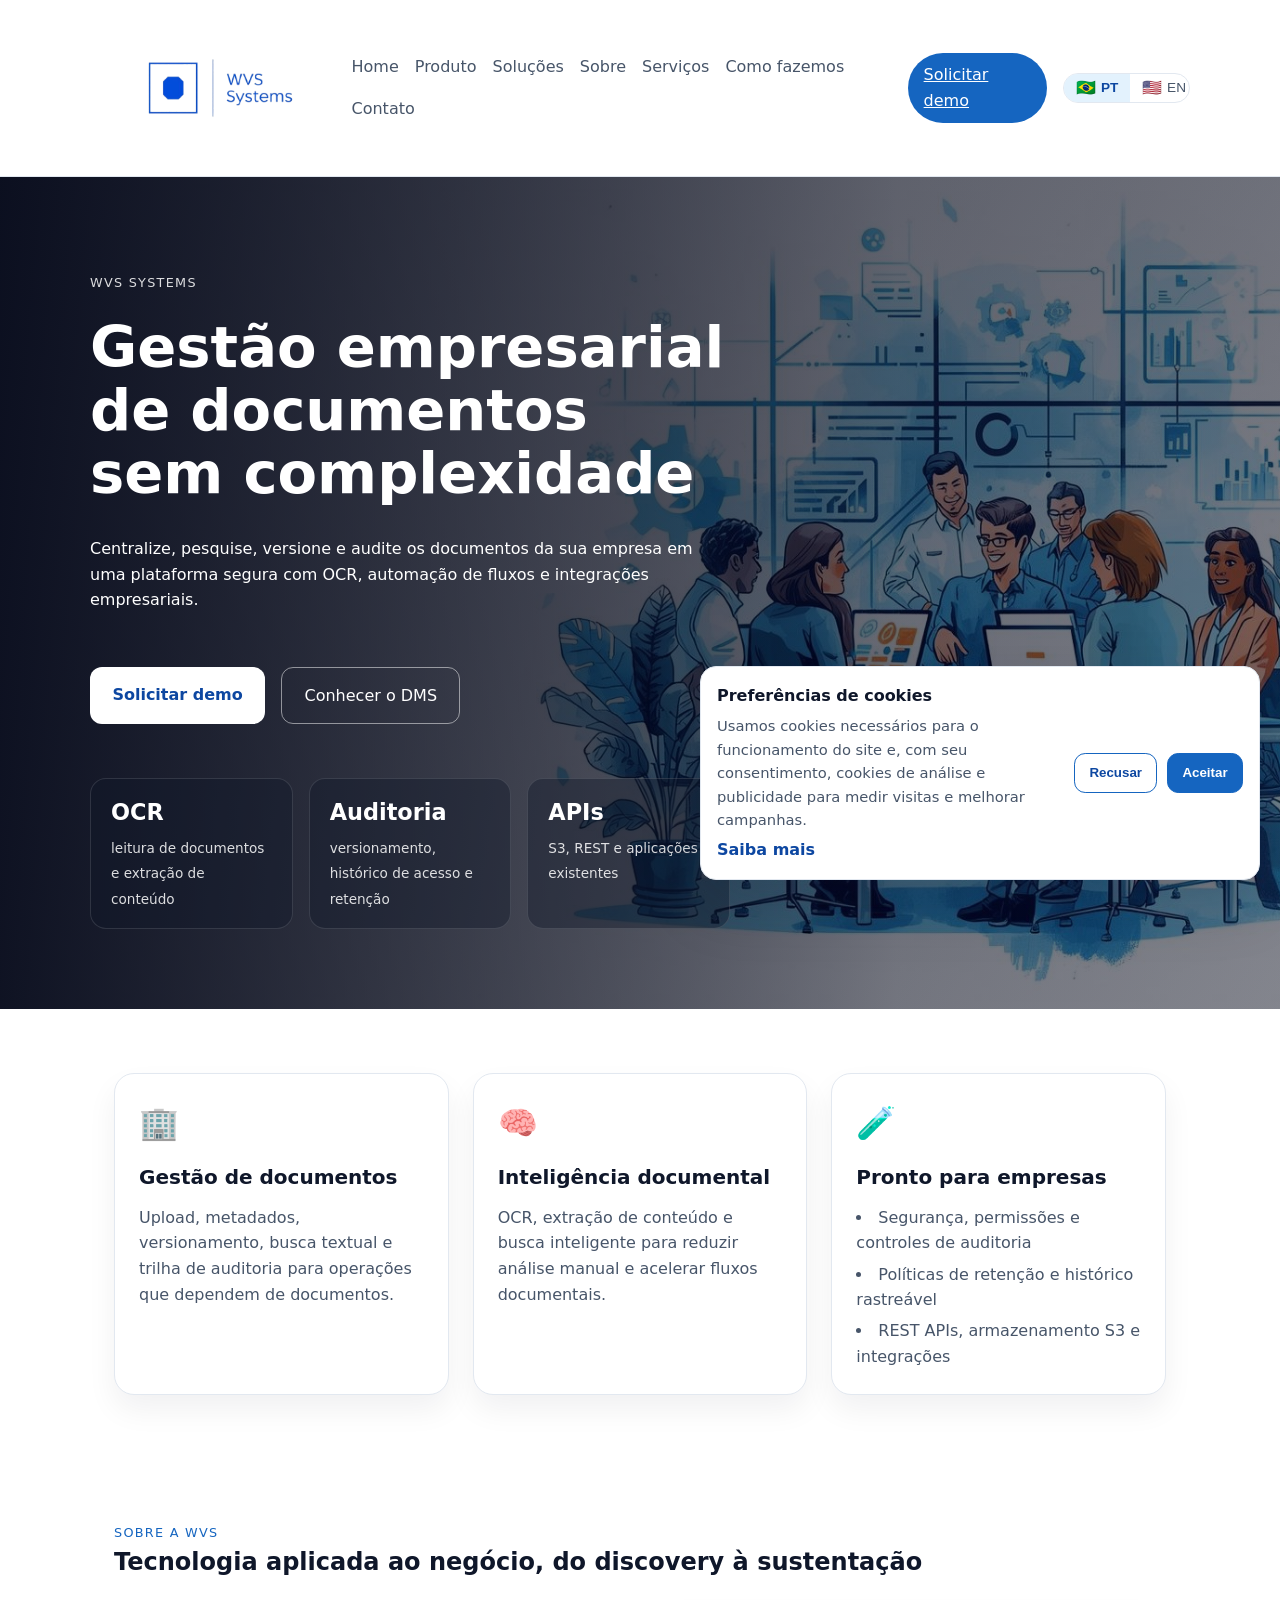
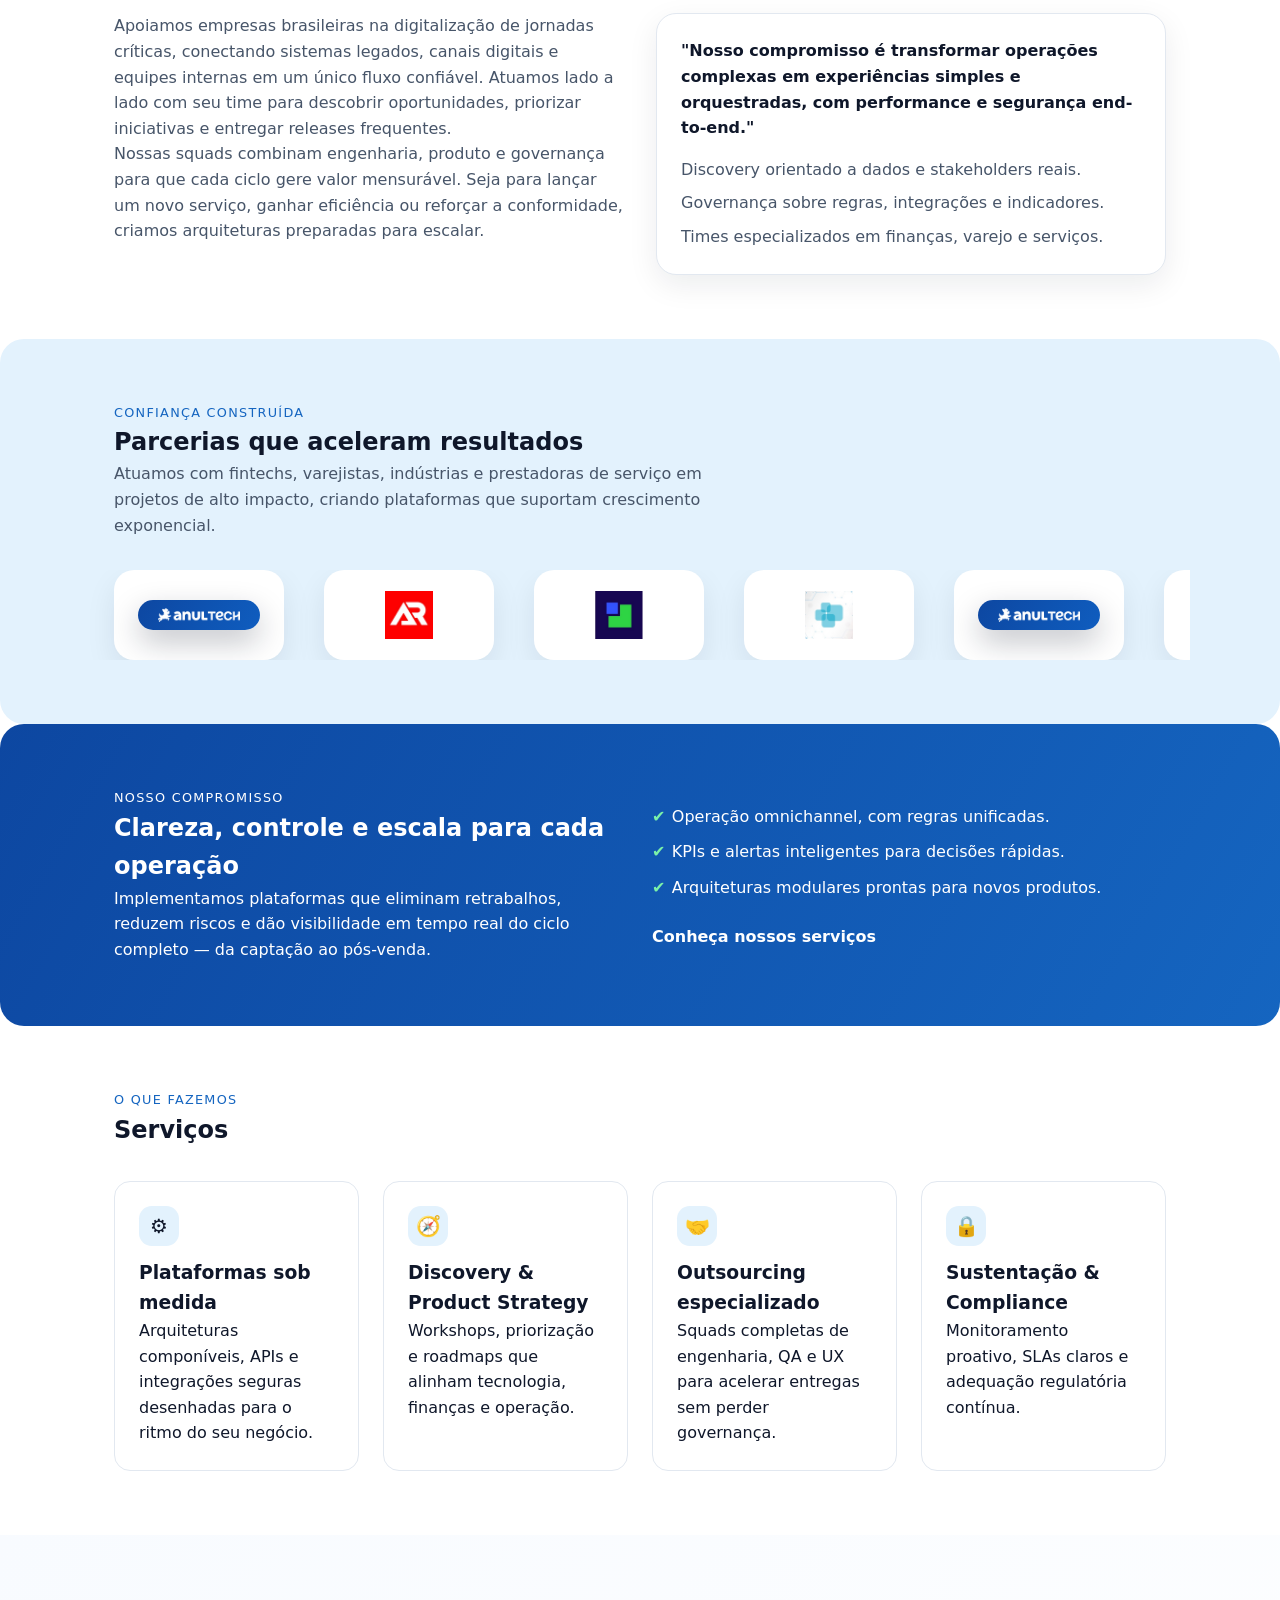
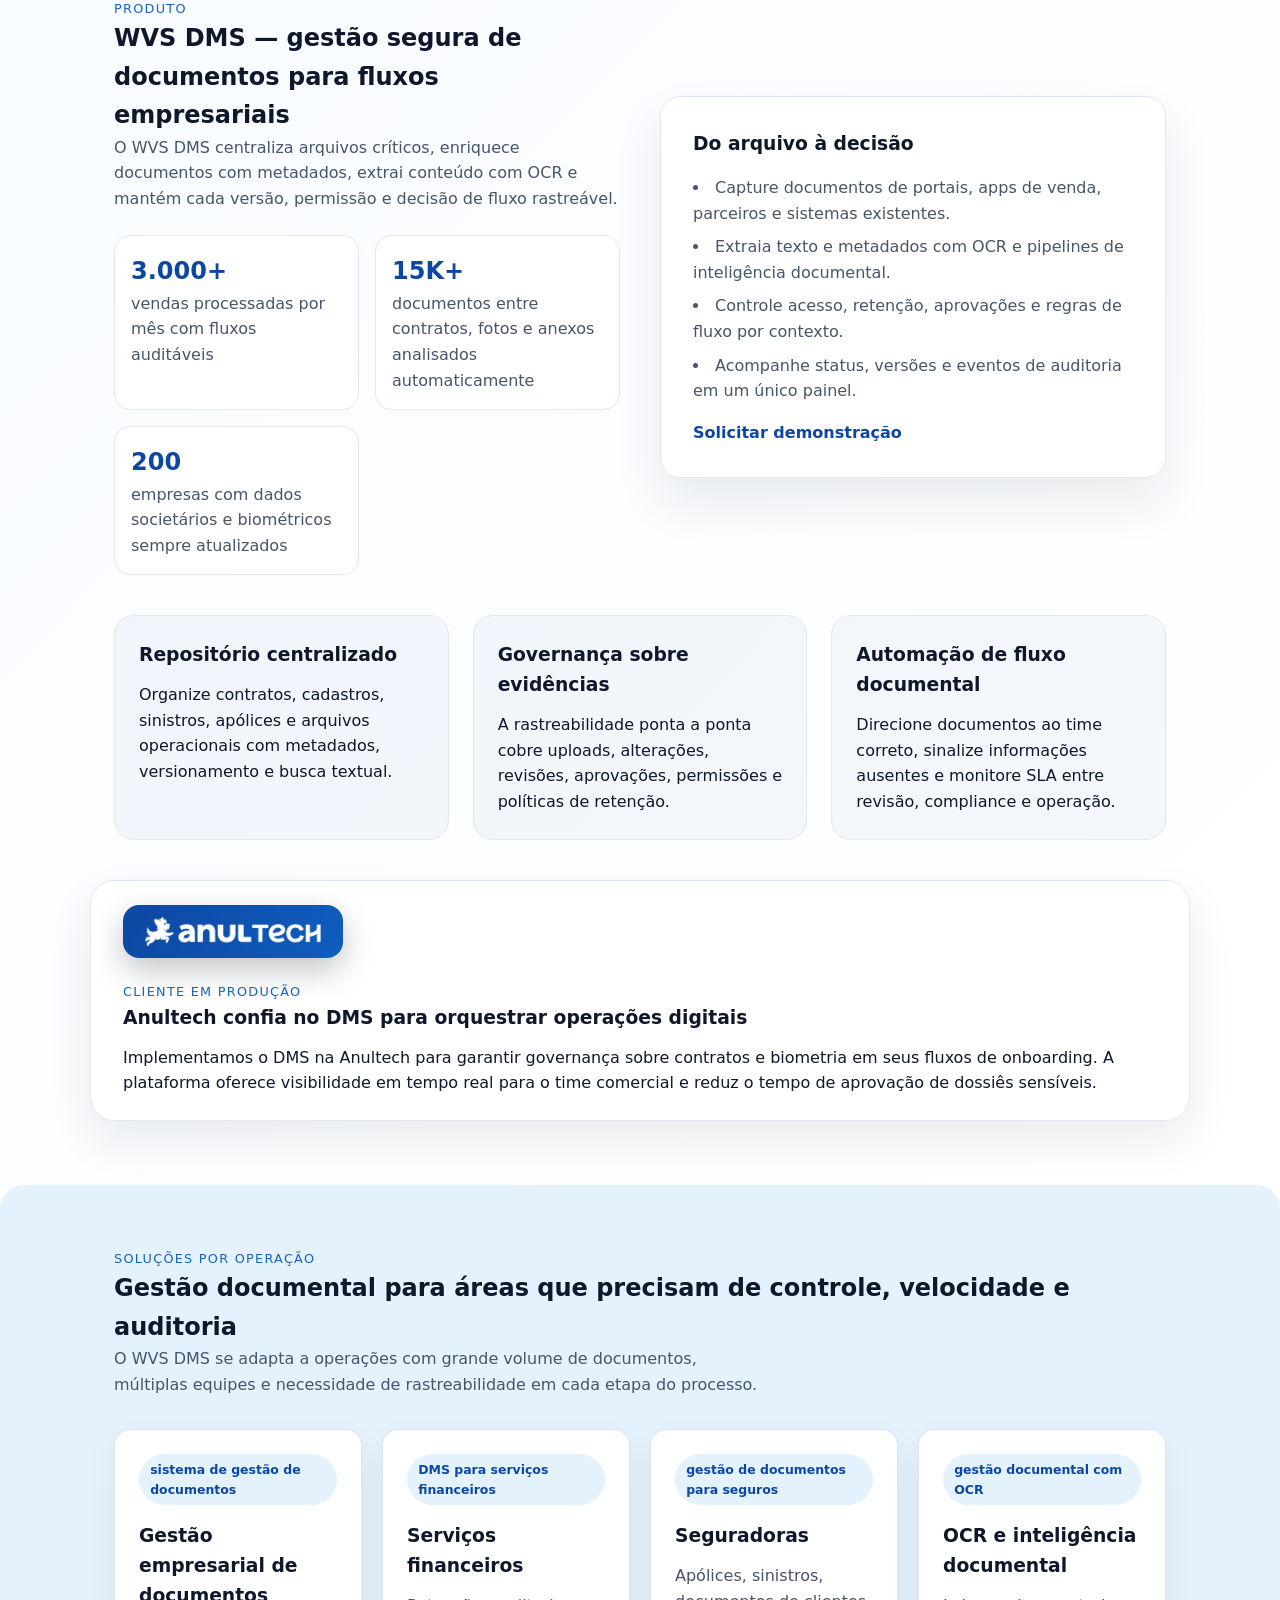
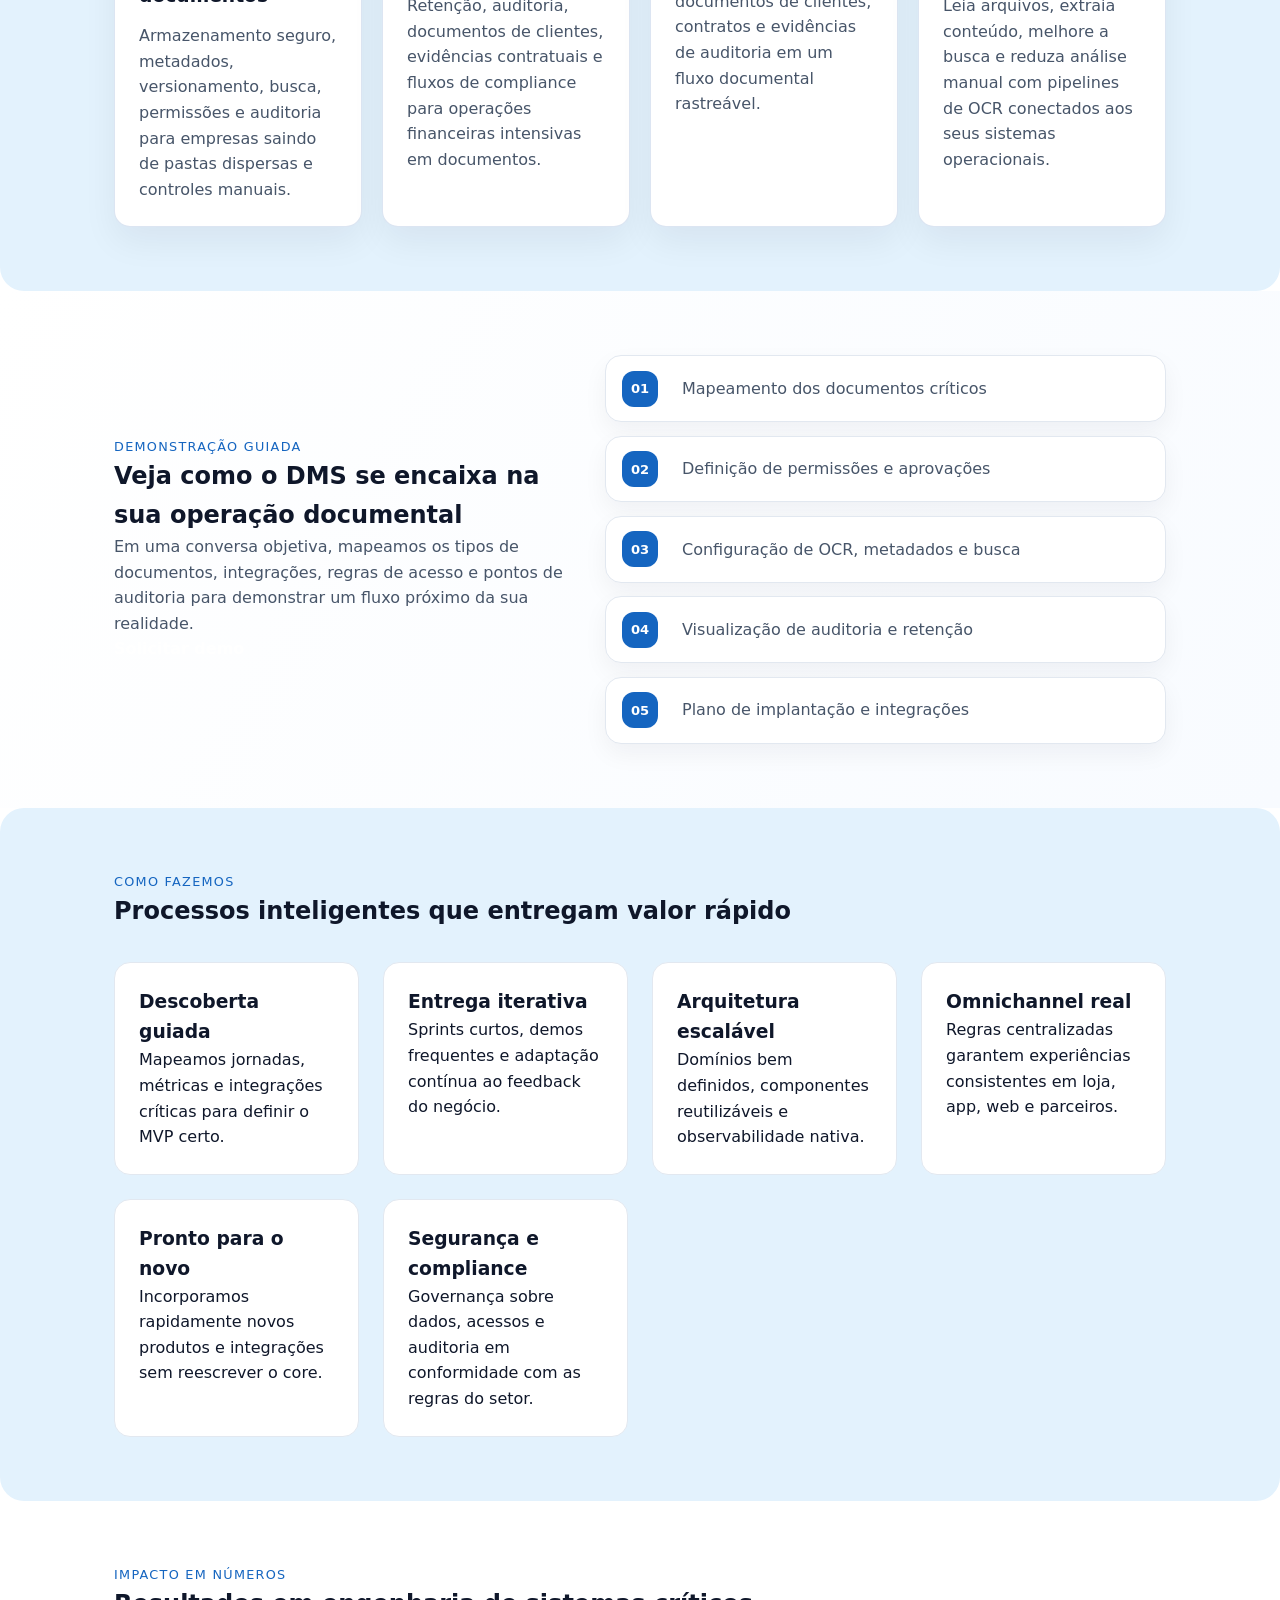
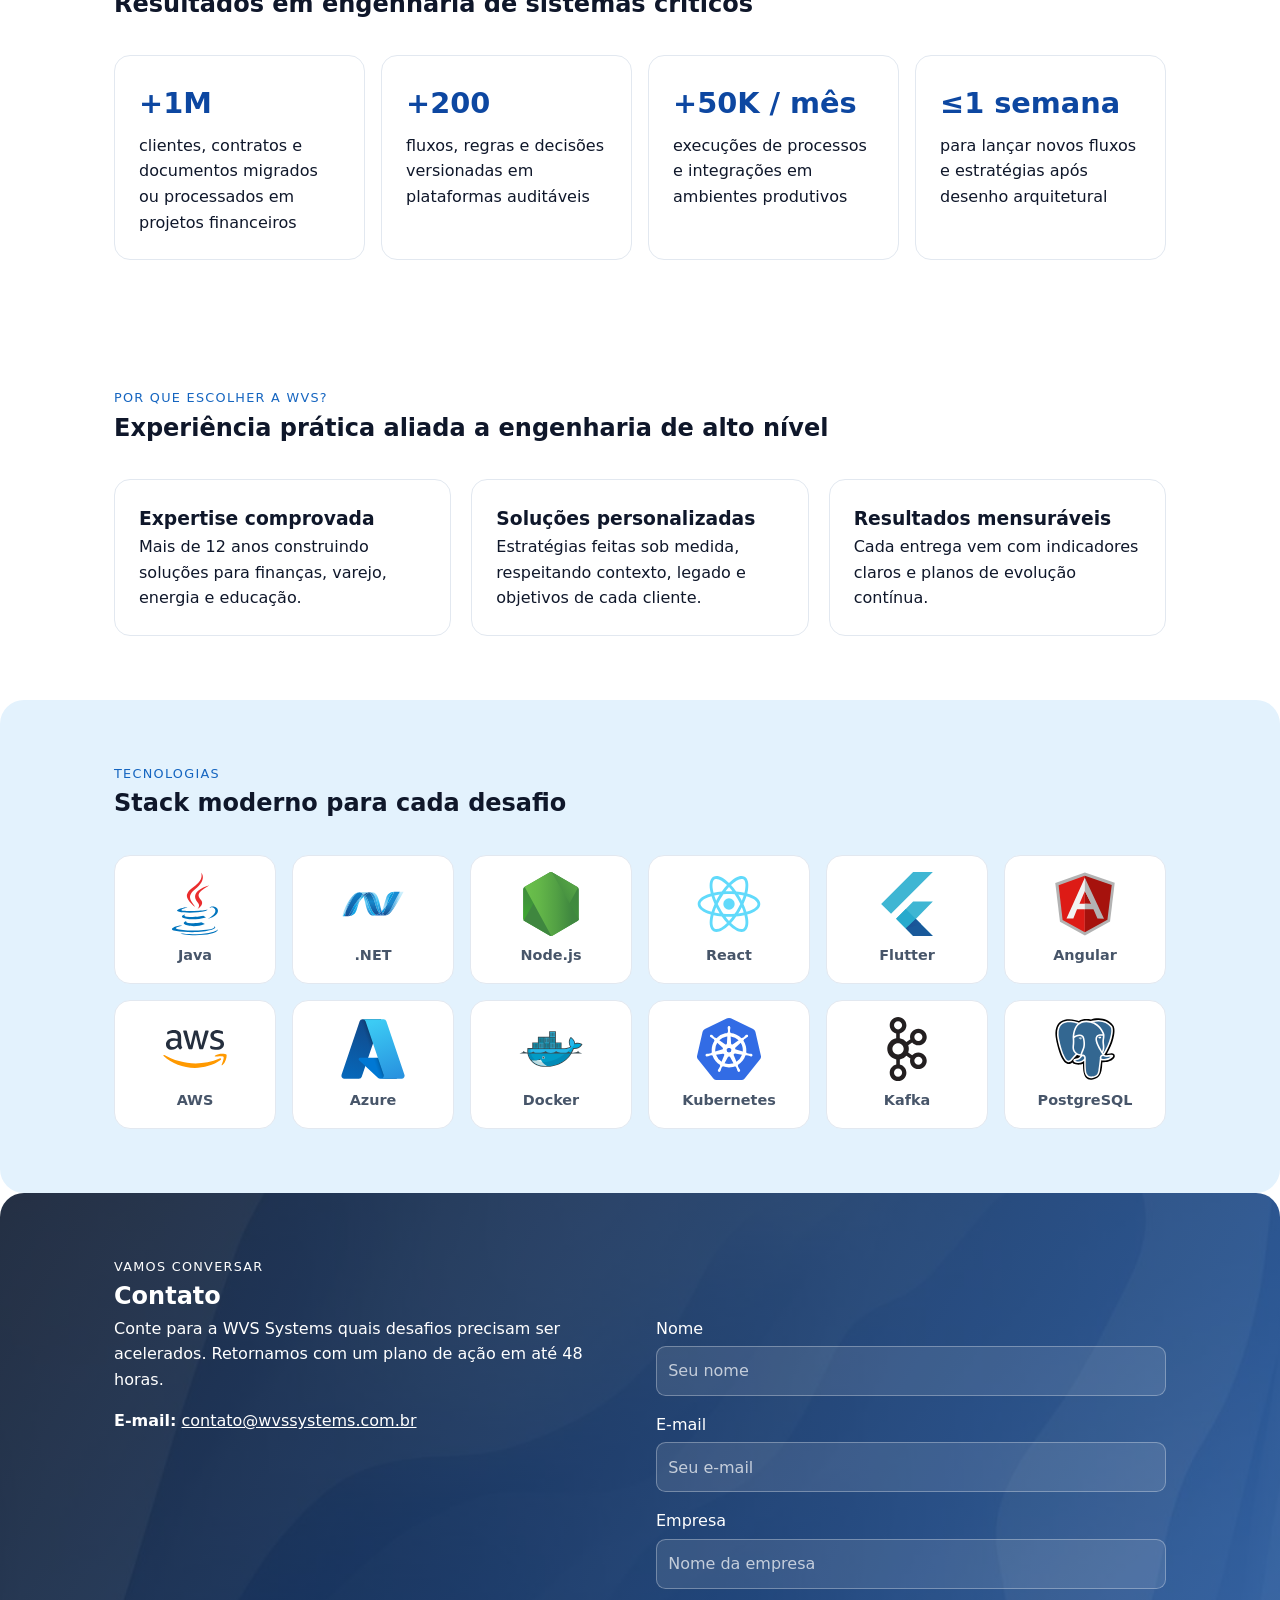
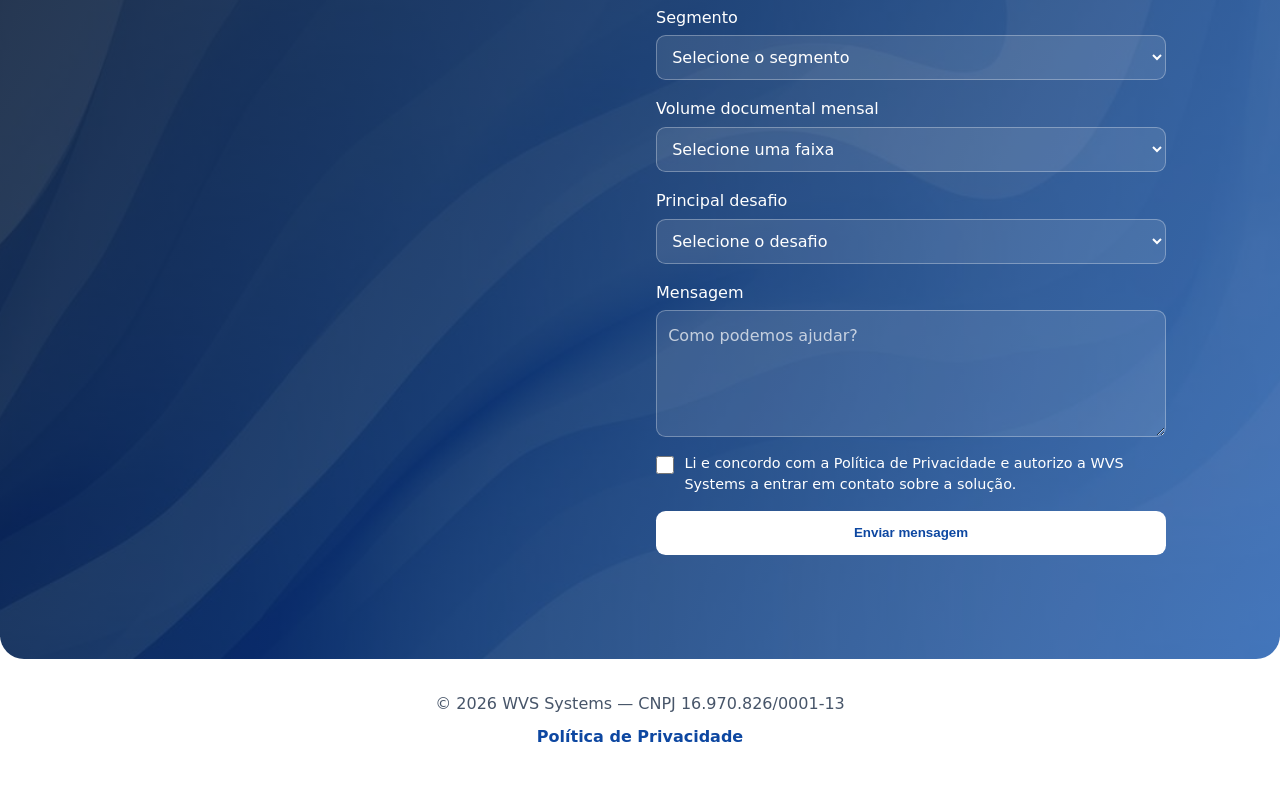
<file: index.html>
<!DOCTYPE html>
<html lang="pt-BR">
<head>
  <meta charset="UTF-8" />
  <meta name="viewport" content="width=device-width, initial-scale=1.0" />
  <title>WVS Systems</title>
  <meta name="description" content="Sistema de gestão empresarial de documentos com OCR, trilha de auditoria, permissões, retenção e automação de fluxos documentais." />
  <link rel="icon" href="logo.png" type="image/png" />
  <link rel="stylesheet" href="styles.css" />
  <!-- Add GA4 / Google Ads tags here when measurement IDs are available. -->
  <script>
    window.dataLayer = window.dataLayer || [];
    function gtag(){dataLayer.push(arguments);}
  </script>
</head>
<body>
  <header class="site-header">
    <div class="site-header-inner">
      <div class="logo">
        <img src="logo.png" alt="Logo WVS Sistemas" />
      </div>
      <nav class="main-nav">
        <a href="#home" data-i18n="nav.home">Home</a>
        <a href="#dms" data-i18n="nav.product">Produto</a>
        <a href="#solucoes" data-i18n="nav.solutions">Soluções</a>
        <a href="#sobre" data-i18n="nav.about">Sobre</a>
        <a href="#servicos" data-i18n="nav.services">Serviços</a>
        <a href="#como" data-i18n="nav.process">Como fazemos</a>
        <a href="#contato" data-i18n="nav.contact">Contato</a>
      </nav>
      <div class="header-actions">
        <a class="cta-btn" href="#contato" data-i18n="cta.contact" data-conversion="cta_request_demo_header">Solicitar demo</a>
        <div class="lang-toggle" role="group" aria-label="Selecionar idioma">
          <button data-lang="pt" class="active" aria-label="Português">
            <span class="flag" aria-hidden="true">🇧🇷</span>
            <span class="lang-code">PT</span>
          </button>
          <button data-lang="en" aria-label="English">
            <span class="flag" aria-hidden="true">🇺🇸</span>
            <span class="lang-code">EN</span>
          </button>
        </div>
      </div>
    </div>
  </header>

  <main>
    <section id="home" class="hero">
      <div class="hero-content">
        <div class="hero-copy overlay">
          <p class="eyebrow" data-i18n="hero.eyebrow">WVS Systems</p>
          <h1 class="hero-title" data-i18n="hero.title">Gestão empresarial de documentos sem complexidade</h1>
          <p data-i18n="hero.description">Centralize, pesquise, versione e audite os documentos da sua empresa em uma plataforma segura com OCR, automação de fluxos e integrações empresariais.</p>
          <div class="hero-actions">
            <a class="primary" href="#contato" data-i18n="hero.primary" data-conversion="cta_request_demo_hero">Solicitar demo</a>
            <a class="secondary" href="#dms" data-i18n="hero.secondary">Conhecer o DMS</a>
          </div>
          <div class="hero-metrics">
            <div>
              <strong data-i18n="hero.metric1.value">OCR</strong>
              <span data-i18n="hero.metric1.label">document reading and content extraction</span>
            </div>
            <div>
              <strong data-i18n="hero.metric2.value">Auditoria</strong>
              <span data-i18n="hero.metric2.label">versionamento, histórico de acesso e retenção</span>
            </div>
            <div>
              <strong data-i18n="hero.metric3.value">APIs</strong>
              <span data-i18n="hero.metric3.label">S3, REST e aplicações existentes</span>
            </div>
          </div>
        </div>
      </div>
    </section>

    <section class="section institutional" aria-label="Seção institucional">
      <div class="institutional-grid">
        <article class="institutional-card">
          <span class="institutional-icon" aria-hidden="true">🏢</span>
          <h2 data-i18n="institutional.card1.title">Gestão de documentos</h2>
          <p data-i18n="institutional.card1.text">Upload, metadados, versionamento, busca textual e trilha de auditoria para operações que dependem de documentos.</p>
        </article>
        <article class="institutional-card">
          <span class="institutional-icon" aria-hidden="true">🧠</span>
          <h2 data-i18n="institutional.card2.title">Inteligência documental</h2>
          <p data-i18n="institutional.card2.text">OCR, extração de conteúdo e busca inteligente para reduzir análise manual e acelerar fluxos documentais.</p>
        </article>
        <article class="institutional-card">
          <span class="institutional-icon" aria-hidden="true">🧪</span>
          <h2 data-i18n="institutional.card3.title">Pronto para empresas</h2>
          <ul>
            <li data-i18n="institutional.card3.point1">Segurança, permissões e controles de auditoria</li>
            <li data-i18n="institutional.card3.point2">Políticas de retenção e histórico rastreável</li>
            <li data-i18n="institutional.card3.point3">REST APIs, armazenamento S3 e integrações</li>
          </ul>
        </article>
      </div>
    </section>

    <section id="sobre" class="section about">
      <div class="section-heading">
        <p class="eyebrow" data-i18n="about.eyebrow">Sobre a WVS</p>
        <h2 data-i18n="about.title">Tecnologia aplicada ao negócio, do discovery à sustentação</h2>
      </div>
      <div class="about-grid">
        <div>
          <p data-i18n="about.text1">Apoiamos empresas brasileiras na digitalização de jornadas críticas, conectando sistemas legados, canais digitais e equipes internas em um único fluxo confiável. Atuamos lado a lado com seu time para descobrir oportunidades, priorizar iniciativas e entregar releases frequentes.</p>
          <p data-i18n="about.text2">Nossas squads combinam engenharia, produto e governança para que cada ciclo gere valor mensurável. Seja para lançar um novo serviço, ganhar eficiência ou reforçar a conformidade, criamos arquiteturas preparadas para escalar.</p>
        </div>
        <div class="about-highlight">
          <blockquote data-i18n="about.quote">"Nosso compromisso é transformar operações complexas em experiências simples e orquestradas, com performance e segurança end-to-end."</blockquote>
          <ul>
            <li data-i18n="about.point1">Discovery orientado a dados e stakeholders reais.</li>
            <li data-i18n="about.point2">Governança sobre regras, integrações e indicadores.</li>
            <li data-i18n="about.point3">Times especializados em finanças, varejo e serviços.</li>
          </ul>
        </div>
      </div>
    </section>

    <section id="clientes" class="section section-alt partners">
      <div class="section-heading">
        <p class="eyebrow" data-i18n="partners.eyebrow">Confiança construída</p>
        <h2 data-i18n="partners.title">Parcerias que aceleram resultados</h2>
        <p class="section-text" data-i18n="partners.text">Atuamos com fintechs, varejistas, indústrias e prestadoras de serviço em projetos de alto impacto, criando plataformas que suportam crescimento exponencial.</p>
      </div>
      <div class="partner-carousel" role="region" aria-label="Parceiros globais">
        <div class="carousel-track">
          <div class="carousel-slide">
            <img class="logo-anultech" src="assets/anultech-logo.png" alt="Parceiro Anultech" loading="lazy" />
          </div>
          <div class="carousel-slide">
            <img src="assets/arphoenixoficial.jpeg" alt="Parceiro Arphoenix" loading="lazy" />
          </div>
          <div class="carousel-slide">
            <img src="assets/ntconsult.jpeg" alt="Parceiro NT Consult" loading="lazy" />
          </div>
          <div class="carousel-slide">
            <img src="assets/toolssoftware.jpeg" alt="Parceiro Tools Software" loading="lazy" />
          </div>
          <!-- duplicated set for seamless loop -->
          <div class="carousel-slide">
            <img class="logo-anultech" src="assets/anultech-logo.png" alt="Parceiro Anultech" loading="lazy" />
          </div>
          <div class="carousel-slide">
            <img src="assets/arphoenixoficial.jpeg" alt="Parceiro Arphoenix" loading="lazy" />
          </div>
          <div class="carousel-slide">
            <img src="assets/ntconsult.jpeg" alt="Parceiro NT Consult" loading="lazy" />
          </div>
          <div class="carousel-slide">
            <img src="assets/toolssoftware.jpeg" alt="Parceiro Tools Software" loading="lazy" />
          </div>
        </div>
      </div>
    </section>

    <section class="section commitment">
      <div class="commitment-grid">
        <div>
          <p class="eyebrow" data-i18n="commitment.eyebrow">Nosso compromisso</p>
          <h2 data-i18n="commitment.title">Clareza, controle e escala para cada operação</h2>
          <p data-i18n="commitment.text">Implementamos plataformas que eliminam retrabalhos, reduzem riscos e dão visibilidade em tempo real do ciclo completo — da captação ao pós-venda.</p>
        </div>
        <div>
          <ul class="checklist">
            <li data-i18n="commitment.point1">Operação omnichannel, com regras unificadas.</li>
            <li data-i18n="commitment.point2">KPIs e alertas inteligentes para decisões rápidas.</li>
            <li data-i18n="commitment.point3">Arquiteturas modulares prontas para novos produtos.</li>
          </ul>
          <a class="link-cta" href="#servicos" data-i18n="commitment.cta">Conheça nossos serviços</a>
        </div>
      </div>
    </section>

    <section id="servicos" class="section">
      <div class="section-heading">
        <p class="eyebrow" data-i18n="services.eyebrow">O que fazemos</p>
        <h2 data-i18n="services.title">Serviços</h2>
      </div>
      <div class="cards-grid services-grid">
        <article class="card">
          <span class="card-icon">⚙️</span>
          <h3 data-i18n="services.card1.title">Plataformas sob medida</h3>
          <p data-i18n="services.card1.text">Arquiteturas componíveis, APIs e integrações seguras desenhadas para o ritmo do seu negócio.</p>
        </article>
        <article class="card">
          <span class="card-icon">🧭</span>
          <h3 data-i18n="services.card2.title">Discovery & Product Strategy</h3>
          <p data-i18n="services.card2.text">Workshops, priorização e roadmaps que alinham tecnologia, finanças e operação.</p>
        </article>
        <article class="card">
          <span class="card-icon">🤝</span>
          <h3 data-i18n="services.card3.title">Outsourcing especializado</h3>
          <p data-i18n="services.card3.text">Squads completas de engenharia, QA e UX para acelerar entregas sem perder governança.</p>
        </article>
        <article class="card">
          <span class="card-icon">🔒</span>
          <h3 data-i18n="services.card4.title">Sustentação & Compliance</h3>
          <p data-i18n="services.card4.text">Monitoramento proativo, SLAs claros e adequação regulatória contínua.</p>
        </article>
      </div>
    </section>

    <section id="dms" class="section product">
      <div class="product-hero">
        <div>
          <p class="eyebrow" data-i18n="dms.eyebrow">Produto</p>
          <h2 data-i18n="dms.title">WVS DMS — gestão segura de documentos para fluxos empresariais</h2>
          <p class="section-text" data-i18n="dms.description">O WVS DMS centraliza arquivos críticos, enriquece documentos com metadados, extrai conteúdo com OCR e mantém cada versão, permissão e decisão de fluxo rastreável.</p>
          <ul class="product-metrics">
            <li>
              <strong data-i18n="dms.metric1.value">3.000+</strong>
              <span data-i18n="dms.metric1.label">vendas processadas por mês com fluxos auditáveis</span>
            </li>
            <li>
              <strong data-i18n="dms.metric2.value">15K+</strong>
              <span data-i18n="dms.metric2.label">documentos entre contratos, fotos e anexos analisados automaticamente</span>
            </li>
            <li>
              <strong data-i18n="dms.metric3.value">200</strong>
              <span data-i18n="dms.metric3.label">empresas com dados societários e biométricos sempre atualizados</span>
            </li>
          </ul>
        </div>
        <div class="product-card">
          <h3 data-i18n="dms.card.title">Do arquivo à decisão</h3>
          <ul>
            <li data-i18n="dms.card.point1">Capture documentos de portais, apps de venda, parceiros e sistemas existentes.</li>
            <li data-i18n="dms.card.point2">Extraia texto e metadados com OCR e pipelines de inteligência documental.</li>
            <li data-i18n="dms.card.point3">Controle acesso, retenção, aprovações e regras de fluxo por contexto.</li>
            <li data-i18n="dms.card.point4">Acompanhe status, versões e eventos de auditoria em um único painel.</li>
          </ul>
          <a class="link-cta" href="#contato" data-i18n="dms.card.cta" data-conversion="cta_request_demo_product">Solicitar demonstração</a>
        </div>
      </div>
      <div class="product-grid">
        <article class="product-feature">
          <h3 data-i18n="dms.feature1.title">Repositório centralizado</h3>
          <p data-i18n="dms.feature1.text">Organize contratos, cadastros, sinistros, apólices e arquivos operacionais com metadados, versionamento e busca textual.</p>
        </article>
        <article class="product-feature">
          <h3 data-i18n="dms.feature2.title">Governança sobre evidências</h3>
          <p data-i18n="dms.feature2.text">A rastreabilidade ponta a ponta cobre uploads, alterações, revisões, aprovações, permissões e políticas de retenção.</p>
        </article>
        <article class="product-feature">
          <h3 data-i18n="dms.feature3.title">Automação de fluxo documental</h3>
          <p data-i18n="dms.feature3.text">Direcione documentos ao time correto, sinalize informações ausentes e monitore SLA entre revisão, compliance e operação.</p>
        </article>
      </div>
      <div class="product-client">
        <img class="logo-anultech" src="assets/anultech-logo.png" alt="Logo Anultech" loading="lazy" />
        <div>
          <p class="eyebrow" data-i18n="dms.client.eyebrow">Cliente em produção</p>
          <h3 data-i18n="dms.client.title">Anultech confia no DMS para orquestrar operações digitais</h3>
          <p data-i18n="dms.client.text">Implementamos o DMS na Anultech para garantir governança sobre contratos e biometria em seus fluxos de onboarding. A plataforma oferece visibilidade em tempo real para o time comercial e reduz o tempo de aprovação de dossiês sensíveis.</p>
        </div>
      </div>
    </section>

    <section id="solucoes" class="section section-alt landing-pages">
      <div class="section-heading">
        <p class="eyebrow" data-i18n="solutions.eyebrow">Soluções por operação</p>
        <h2 data-i18n="solutions.title">Gestão documental para áreas que precisam de controle, velocidade e auditoria</h2>
        <p class="section-text" data-i18n="solutions.text">O WVS DMS se adapta a operações com grande volume de documentos, múltiplas equipes e necessidade de rastreabilidade em cada etapa do processo.</p>
      </div>
      <div class="solution-grid">
        <article class="solution-card">
          <span data-i18n="solutions.card1.intent">sistema de gestão de documentos</span>
          <h3 data-i18n="solutions.card1.title">Gestão empresarial de documentos</h3>
          <p data-i18n="solutions.card1.text">Armazenamento seguro, metadados, versionamento, busca, permissões e auditoria para empresas saindo de pastas dispersas e controles manuais.</p>
        </article>
        <article class="solution-card">
          <span data-i18n="solutions.card2.intent">DMS para serviços financeiros</span>
          <h3 data-i18n="solutions.card2.title">Serviços financeiros</h3>
          <p data-i18n="solutions.card2.text">Retenção, auditoria, documentos de clientes, evidências contratuais e fluxos de compliance para operações financeiras intensivas em documentos.</p>
        </article>
        <article class="solution-card">
          <span data-i18n="solutions.card3.intent">gestão de documentos para seguros</span>
          <h3 data-i18n="solutions.card3.title">Seguradoras</h3>
          <p data-i18n="solutions.card3.text">Apólices, sinistros, documentos de clientes, contratos e evidências de auditoria em um fluxo documental rastreável.</p>
        </article>
        <article class="solution-card">
          <span data-i18n="solutions.card4.intent">gestão documental com OCR</span>
          <h3 data-i18n="solutions.card4.title">OCR e inteligência documental</h3>
          <p data-i18n="solutions.card4.text">Leia arquivos, extraia conteúdo, melhore a busca e reduza análise manual com pipelines de OCR conectados aos seus sistemas operacionais.</p>
        </article>
      </div>
    </section>

    <section class="section conversion">
      <div class="conversion-grid">
        <div>
          <p class="eyebrow" data-i18n="conversion.eyebrow">Demonstração guiada</p>
          <h2 data-i18n="conversion.title">Veja como o DMS se encaixa na sua operação documental</h2>
          <p class="section-text" data-i18n="conversion.text">Em uma conversa objetiva, mapeamos os tipos de documentos, integrações, regras de acesso e pontos de auditoria para demonstrar um fluxo próximo da sua realidade.</p>
          <a class="link-cta dark-link" href="#contato" data-i18n="conversion.cta" data-conversion="cta_request_demo_guided">Solicitar demo</a>
        </div>
        <ol class="funnel-list" aria-label="Etapas da demonstração do WVS DMS">
          <li data-i18n="conversion.step1">Mapeamento dos documentos críticos</li>
          <li data-i18n="conversion.step2">Definição de permissões e aprovações</li>
          <li data-i18n="conversion.step3">Configuração de OCR, metadados e busca</li>
          <li data-i18n="conversion.step4">Visualização de auditoria e retenção</li>
          <li data-i18n="conversion.step5">Plano de implantação e integrações</li>
        </ol>
      </div>
    </section>

    <section id="como" class="section section-alt process">
      <div class="section-heading">
        <p class="eyebrow" data-i18n="process.eyebrow">Como fazemos</p>
        <h2 data-i18n="process.title">Processos inteligentes que entregam valor rápido</h2>
      </div>
      <div class="cards-grid">
        <article class="card">
          <h3 data-i18n="process.card1.title">Descoberta guiada</h3>
          <p data-i18n="process.card1.text">Mapeamos jornadas, métricas e integrações críticas para definir o MVP certo.</p>
        </article>
        <article class="card">
          <h3 data-i18n="process.card2.title">Entrega iterativa</h3>
          <p data-i18n="process.card2.text">Sprints curtos, demos frequentes e adaptação contínua ao feedback do negócio.</p>
        </article>
        <article class="card">
          <h3 data-i18n="process.card3.title">Arquitetura escalável</h3>
          <p data-i18n="process.card3.text">Domínios bem definidos, componentes reutilizáveis e observabilidade nativa.</p>
        </article>
        <article class="card">
          <h3 data-i18n="process.card4.title">Omnichannel real</h3>
          <p data-i18n="process.card4.text">Regras centralizadas garantem experiências consistentes em loja, app, web e parceiros.</p>
        </article>
        <article class="card">
          <h3 data-i18n="process.card5.title">Pronto para o novo</h3>
          <p data-i18n="process.card5.text">Incorporamos rapidamente novos produtos e integrações sem reescrever o core.</p>
        </article>
        <article class="card">
          <h3 data-i18n="process.card6.title">Segurança e compliance</h3>
          <p data-i18n="process.card6.text">Governança sobre dados, acessos e auditoria em conformidade com as regras do setor.</p>
        </article>
      </div>
    </section>

    <section class="section metrics" id="metricas">
      <div class="section-heading">
        <p class="eyebrow" data-i18n="metrics.eyebrow">Impacto em números</p>
        <h2 data-i18n="metrics.title">Resultados em engenharia de sistemas críticos</h2>
      </div>
      <div class="metrics-grid">
        <article>
          <strong data-i18n="metrics.card1.value">+1M</strong>
          <span data-i18n="metrics.card1.label">clientes, contratos e documentos migrados ou processados em projetos financeiros</span>
        </article>
        <article>
          <strong data-i18n="metrics.card2.value">+200</strong>
          <span data-i18n="metrics.card2.label">fluxos, regras e decisões versionadas em plataformas auditáveis</span>
        </article>
        <article>
          <strong data-i18n="metrics.card3.value">+50K / mês</strong>
          <span data-i18n="metrics.card3.label">execuções de processos e integrações em ambientes produtivos</span>
        </article>
        <article>
          <strong data-i18n="metrics.card4.value">≤1 semana</strong>
          <span data-i18n="metrics.card4.label">para lançar novos fluxos e estratégias após desenho arquitetural</span>
        </article>
      </div>
    </section>

    <section class="section why">
      <div class="section-heading">
        <p class="eyebrow" data-i18n="why.eyebrow">Por que escolher a WVS?</p>
        <h2 data-i18n="why.title">Experiência prática aliada a engenharia de alto nível</h2>
      </div>
      <div class="why-grid">
        <article>
          <h3 data-i18n="why.card1.title">Expertise comprovada</h3>
          <p data-i18n="why.card1.text">Mais de 12 anos construindo soluções para finanças, varejo, energia e educação.</p>
        </article>
        <article>
          <h3 data-i18n="why.card2.title">Soluções personalizadas</h3>
          <p data-i18n="why.card2.text">Estratégias feitas sob medida, respeitando contexto, legado e objetivos de cada cliente.</p>
        </article>
        <article>
          <h3 data-i18n="why.card3.title">Resultados mensuráveis</h3>
          <p data-i18n="why.card3.text">Cada entrega vem com indicadores claros e planos de evolução contínua.</p>
        </article>
      </div>
    </section>

    <section class="section section-alt tech" id="tecnologias">
      <div class="section-heading">
        <p class="eyebrow" data-i18n="tech.eyebrow">Tecnologias</p>
        <h2 data-i18n="tech.title">Stack moderno para cada desafio</h2>
      </div>
      <div class="tech-grid">
        <figure class="tech-card">
          <img src="assets/java.svg" alt="Logo Java" loading="lazy" />
          <figcaption>Java</figcaption>
        </figure>
        <figure class="tech-card">
          <img src="assets/dotnet.svg" alt="Logo .NET" loading="lazy" />
          <figcaption>.NET</figcaption>
        </figure>
        <figure class="tech-card">
          <img src="assets/nodejs.svg" alt="Logo Node.js" loading="lazy" />
          <figcaption>Node.js</figcaption>
        </figure>
        <figure class="tech-card">
          <img src="assets/react.svg" alt="Logo React" loading="lazy" />
          <figcaption>React</figcaption>
        </figure>
        <figure class="tech-card">
          <img src="assets/flutter.svg" alt="Logo Flutter" loading="lazy" />
          <figcaption>Flutter</figcaption>
        </figure>
        <figure class="tech-card">
          <img src="assets/angular.svg" alt="Logo Angular" loading="lazy" />
          <figcaption>Angular</figcaption>
        </figure>
        <figure class="tech-card">
          <img src="assets/aws.svg" alt="Logo AWS" loading="lazy" />
          <figcaption>AWS</figcaption>
        </figure>
        <figure class="tech-card">
          <img src="assets/azure.svg" alt="Logo Azure" loading="lazy" />
          <figcaption>Azure</figcaption>
        </figure>
        <figure class="tech-card">
          <img src="assets/docker.svg" alt="Logo Docker" loading="lazy" />
          <figcaption>Docker</figcaption>
        </figure>
        <figure class="tech-card">
          <img src="assets/kubernetes.svg" alt="Logo Kubernetes" loading="lazy" />
          <figcaption>Kubernetes</figcaption>
        </figure>
        <figure class="tech-card">
          <img src="assets/kafka.svg" alt="Logo Kafka" loading="lazy" />
          <figcaption>Kafka</figcaption>
        </figure>
        <figure class="tech-card">
          <img src="assets/postgresql.svg" alt="Logo PostgreSQL" loading="lazy" />
          <figcaption>PostgreSQL</figcaption>
        </figure>
      </div>
    </section>

    <section id="contato" class="section contact-hero">
      <div class="section-heading">
        <p class="eyebrow" data-i18n="contact.eyebrow">Vamos conversar</p>
        <h2 data-i18n="contact.title">Contato</h2>
      </div>
      <div class="contact-grid">
        <div>
          <p class="section-text" data-i18n="contact.text">Conte para a WVS Systems quais desafios precisam ser acelerados. Retornamos com um plano de ação em até 48 horas.</p>
          <ul class="contact-info">
            <li><strong data-i18n="contact.emailLabel">E-mail:</strong> <a href="mailto:contato@wvssystems.com.br" data-i18n="contact.emailValue" data-conversion="email_click">contato@wvssystems.com.br</a></li>
          </ul>
        </div>
        <form class="contact-form" novalidate>
          <label>
            <span data-i18n="form.name">Nome</span>
            <input type="text" name="name" placeholder="Seu nome" data-i18n-placeholder="form.namePlaceholder" required />
          </label>
          <label>
            <span data-i18n="form.email">E-mail</span>
            <input type="email" name="email" placeholder="Seu e-mail" data-i18n-placeholder="form.emailPlaceholder" required />
          </label>
          <label>
            <span data-i18n="form.company">Empresa</span>
            <input type="text" name="company" placeholder="Nome da empresa" data-i18n-placeholder="form.companyPlaceholder" required />
          </label>
          <label>
            <span data-i18n="form.segment">Segmento</span>
            <select name="segment" required>
              <option value="" data-i18n="form.segmentPlaceholder">Selecione o segmento</option>
              <option value="financial_services" data-i18n="form.segmentFinancial">Serviços financeiros</option>
              <option value="insurance" data-i18n="form.segmentInsurance">Seguros</option>
              <option value="retail_services" data-i18n="form.segmentRetail">Varejo ou serviços</option>
              <option value="other" data-i18n="form.segmentOther">Outro</option>
            </select>
          </label>
          <label>
            <span data-i18n="form.volume">Volume documental mensal</span>
            <select name="monthly_document_volume" required>
              <option value="" data-i18n="form.volumePlaceholder">Selecione uma faixa</option>
              <option value="up_to_1000" data-i18n="form.volume1">Até 1.000 documentos/mês</option>
              <option value="1000_to_10000" data-i18n="form.volume2">1.000 a 10.000 documentos/mês</option>
              <option value="10000_plus" data-i18n="form.volume3">Mais de 10.000 documentos/mês</option>
              <option value="not_sure" data-i18n="form.volumeUnknown">Ainda não tenho esse número</option>
            </select>
          </label>
          <label>
            <span data-i18n="form.challenge">Principal desafio</span>
            <select name="document_challenge" required>
              <option value="" data-i18n="form.challengePlaceholder">Selecione o desafio</option>
              <option value="search_and_organization" data-i18n="form.challengeSearch">Busca e organização de documentos</option>
              <option value="ocr_extraction" data-i18n="form.challengeOcr">OCR e extração de dados</option>
              <option value="audit_compliance" data-i18n="form.challengeAudit">Auditoria, retenção e compliance</option>
              <option value="workflow_automation" data-i18n="form.challengeWorkflow">Automação de aprovações e fluxos</option>
            </select>
          </label>
          <label>
            <span data-i18n="form.message">Mensagem</span>
            <textarea name="message" rows="4" placeholder="Como podemos ajudar?" data-i18n-placeholder="form.messagePlaceholder" required></textarea>
          </label>
          <input type="hidden" name="_subject" value="Solicitação de demo pelo site WVS Systems" />
          <input type="hidden" name="_captcha" value="false" />
          <input type="hidden" name="page_path" value="" />
          <input type="hidden" name="utm_source" value="" />
          <input type="hidden" name="utm_medium" value="" />
          <input type="hidden" name="utm_campaign" value="" />
          <input type="hidden" name="utm_term" value="" />
          <input type="hidden" name="utm_content" value="" />
          <input type="hidden" name="gclid" value="" />
          <input type="hidden" name="gbraid" value="" />
          <input type="hidden" name="wbraid" value="" />
          <input type="text" name="_honey" class="contact-form-honeypot" tabindex="-1" autocomplete="off" />
          <label class="consent-check">
            <input type="checkbox" name="privacy_consent" value="accepted" required />
            <span data-i18n="form.privacyConsent">Li e concordo com a Política de Privacidade e autorizo a WVS Systems a entrar em contato sobre a solução.</span>
          </label>
          <button type="submit" data-i18n="form.submit">Enviar mensagem</button>
          <p class="contact-form-status" role="status" aria-live="polite"></p>
        </form>
      </div>
    </section>
  </main>

  <footer class="site-footer">
    <p data-i18n="footer.text">© <span id="year"></span> WVS Systems — CNPJ 16.970.826/0001-13</p>
    <a href="/privacidade/" data-i18n="footer.privacy">Política de Privacidade</a>
  </footer>

  <div class="cookie-banner" id="cookieBanner" role="dialog" aria-live="polite" aria-label="Preferências de cookies" hidden>
    <div>
      <strong data-i18n="cookies.title">Preferências de cookies</strong>
      <p data-i18n="cookies.text">Usamos cookies necessários para o funcionamento do site e, com seu consentimento, cookies de análise e publicidade para medir visitas e melhorar campanhas.</p>
      <a href="/privacidade/" data-i18n="cookies.link">Saiba mais</a>
    </div>
    <div class="cookie-actions">
      <button type="button" class="cookie-secondary" data-cookie-choice="denied" data-i18n="cookies.reject">Recusar</button>
      <button type="button" class="cookie-primary" data-cookie-choice="granted" data-i18n="cookies.accept">Aceitar</button>
    </div>
  </div>

  <script>
    document.getElementById('year').textContent = new Date().getFullYear();

    const translations = {
      'nav.home': { pt: 'Home', en: 'Home' },
      'nav.about': { pt: 'Sobre', en: 'About' },
      'nav.product': { pt: 'Produto', en: 'Product' },
      'nav.solutions': { pt: 'Soluções', en: 'Solutions' },
      'nav.services': { pt: 'Serviços', en: 'Services' },
      'nav.process': { pt: 'Como fazemos', en: 'How we work' },
      'nav.contact': { pt: 'Contato', en: 'Contact' },
      'cta.contact': { pt: 'Solicitar demo', en: 'Request Demo' },
      'hero.eyebrow': { pt: 'WVS Systems', en: 'WVS Systems' },
      'hero.title': {
        pt: 'Gestão empresarial de documentos sem complexidade',
        en: 'Enterprise Document Management without the complexity'
      },
      'hero.description': {
        pt: 'Centralize, pesquise, versione e audite os documentos da sua empresa em uma plataforma segura com OCR, automação de fluxos e integrações empresariais.',
        en: 'Centralize, search, version and audit your organization’s documents in one secure platform with OCR, workflow automation and enterprise integrations.'
      },
      'hero.primary': { pt: 'Solicitar demo', en: 'Request a Demo' },
      'hero.secondary': { pt: 'Conhecer o DMS', en: 'Explore the DMS' },
      'hero.metric1.value': { pt: 'OCR', en: 'OCR' },
      'hero.metric1.label': {
        pt: 'leitura de documentos e extração de conteúdo',
        en: 'document reading and content extraction'
      },
      'hero.metric2.value': { pt: 'Auditoria', en: 'Audit' },
      'hero.metric2.label': {
        pt: 'versionamento, histórico de acesso e retenção',
        en: 'versioning, access history and retention'
      },
      'hero.metric3.value': { pt: 'APIs', en: 'APIs' },
      'hero.metric3.label': {
        pt: 'S3, REST e aplicações existentes',
        en: 'S3, REST and existing applications'
      },
      'institutional.card1.title': { pt: 'Gestão de documentos', en: 'Document Management' },
      'institutional.card1.text': {
        pt: 'Upload, metadados, versionamento, busca textual e trilha de auditoria para operações que dependem de documentos.',
        en: 'Upload, metadata, versioning, full-text search and audit trail for document-heavy business operations.'
      },
      'institutional.card2.title': { pt: 'Inteligência documental', en: 'Document Intelligence' },
      'institutional.card2.text': {
        pt: 'OCR, extração de conteúdo e busca inteligente para reduzir análise manual e acelerar fluxos documentais.',
        en: 'OCR, content extraction and intelligent search to reduce manual review and accelerate document workflows.'
      },
      'institutional.card3.title': { pt: 'Pronto para empresas', en: 'Enterprise Ready' },
      'institutional.card3.point1': {
        pt: 'Segurança, permissões e controles de auditoria',
        en: 'Security, permissions and audit controls'
      },
      'institutional.card3.point2': {
        pt: 'Políticas de retenção e histórico rastreável',
        en: 'Retention policies and traceable document history'
      },
      'institutional.card3.point3': {
        pt: 'REST APIs, armazenamento S3 e integrações',
        en: 'REST APIs, S3 storage and system integrations'
      },
      'about.eyebrow': { pt: 'Sobre a WVS', en: 'About WVS' },
      'about.title': {
        pt: 'Tecnologia aplicada ao negócio, do discovery à sustentação',
        en: 'Technology applied to business, from discovery to sustainment'
      },
      'about.text1': {
        pt: 'Apoiamos empresas brasileiras na digitalização de jornadas críticas, conectando sistemas legados, canais digitais e equipes internas em um único fluxo confiável. Atuamos lado a lado com seu time para descobrir oportunidades, priorizar iniciativas e entregar releases frequentes.',
        en: 'We help Brazilian companies digitize critical journeys, connecting legacy systems, digital channels, and internal teams in a single reliable flow. We work alongside your team to discover opportunities, prioritize initiatives, and deliver frequent releases.'
      },
      'about.text2': {
        pt: 'Nossas squads combinam engenharia, produto e governança para que cada ciclo gere valor mensurável. Seja para lançar um novo serviço, ganhar eficiência ou reforçar a conformidade, criamos arquiteturas preparadas para escalar.',
        en: 'Our squads combine engineering, product, and governance so each cycle generates measurable value. Whether launching a new service, gaining efficiency, or reinforcing compliance, we build architectures ready to scale.'
      },
      'about.quote': {
        pt: '"Nosso compromisso é transformar operações complexas em experiências simples e orquestradas, com performance e segurança end-to-end."',
        en: '“Our commitment is to turn complex operations into simple, orchestrated experiences with end-to-end performance and security.”'
      },
      'about.point1': {
        pt: 'Discovery orientado a dados e stakeholders reais.',
        en: 'Data-driven discovery with real stakeholders.'
      },
      'about.point2': {
        pt: 'Governança sobre regras, integrações e indicadores.',
        en: 'Governance over rules, integrations, and metrics.'
      },
      'about.point3': {
        pt: 'Times especializados em finanças, varejo e serviços.',
        en: 'Teams specialized in finance, retail, and services.'
      },
      'partners.eyebrow': { pt: 'Confiança construída', en: 'Trust built over time' },
      'partners.title': { pt: 'Parcerias que aceleram resultados', en: 'Partnerships that accelerate results' },
      'partners.text': {
        pt: 'Atuamos com fintechs, varejistas, indústrias e prestadoras de serviço em projetos de alto impacto, criando plataformas que suportam crescimento exponencial.',
        en: 'We partner with fintechs, retailers, industry players, and service providers on high-impact projects, creating platforms that sustain exponential growth.'
      },
      'commitment.eyebrow': { pt: 'Nosso compromisso', en: 'Our commitment' },
      'commitment.title': {
        pt: 'Clareza, controle e escala para cada operação',
        en: 'Clarity, control, and scale for every operation'
      },
      'commitment.text': {
        pt: 'Implementamos plataformas que eliminam retrabalhos, reduzem riscos e dão visibilidade em tempo real do ciclo completo — da captação ao pós-venda.',
        en: 'We implement platforms that eliminate rework, reduce risk, and provide real-time visibility across the full cycle—from acquisition to post-sales.'
      },
      'commitment.point1': {
        pt: 'Operação omnichannel, com regras unificadas.',
        en: 'Omnichannel operation with unified rules.'
      },
      'commitment.point2': {
        pt: 'KPIs e alertas inteligentes para decisões rápidas.',
        en: 'Smart KPIs and alerts for fast decisions.'
      },
      'commitment.point3': {
        pt: 'Arquiteturas modulares prontas para novos produtos.',
        en: 'Modular architectures ready for new products.'
      },
      'commitment.cta': { pt: 'Conheça nossos serviços', en: 'See our services' },
      'services.eyebrow': { pt: 'O que fazemos', en: 'What we do' },
      'services.title': { pt: 'Serviços', en: 'Services' },
      'services.card1.title': { pt: 'Plataformas sob medida', en: 'Tailor-made platforms' },
      'services.card1.text': {
        pt: 'Arquiteturas componíveis, APIs e integrações seguras desenhadas para o ritmo do seu negócio.',
        en: 'Composable architectures, APIs, and secure integrations designed for your business pace.'
      },
      'services.card2.title': { pt: 'Discovery & Product Strategy', en: 'Discovery & Product Strategy' },
      'services.card2.text': {
        pt: 'Workshops, priorização e roadmaps que alinham tecnologia, finanças e operação.',
        en: 'Workshops, prioritization, and roadmaps aligning technology, finance, and operations.'
      },
      'services.card3.title': { pt: 'Outsourcing especializado', en: 'Specialized outsourcing' },
      'services.card3.text': {
        pt: 'Squads completas de engenharia, QA e UX para acelerar entregas sem perder governança.',
        en: 'Full squads of engineering, QA, and UX to accelerate delivery without losing governance.'
      },
      'services.card4.title': { pt: 'Sustentação & Compliance', en: 'Sustainment & Compliance' },
      'services.card4.text': {
        pt: 'Monitoramento proativo, SLAs claros e adequação regulatória contínua.',
        en: 'Proactive monitoring, clear SLAs, and continuous regulatory alignment.'
      },
      'dms.eyebrow': { pt: 'Produto', en: 'Product' },
      'dms.title': {
        pt: 'WVS DMS — gestão segura de documentos para fluxos empresariais',
        en: 'WVS DMS — secure document management for enterprise workflows'
      },
      'dms.description': {
        pt: 'O WVS DMS centraliza arquivos críticos, enriquece documentos com metadados, extrai conteúdo com OCR e mantém cada versão, permissão e decisão de fluxo rastreável.',
        en: 'The WVS Document Management System centralizes business-critical files, enriches them with metadata, extracts content with OCR and keeps every version, permission and workflow decision traceable.'
      },
      'dms.metric1.value': { pt: '3.000+', en: '3,000+' },
      'dms.metric1.label': {
        pt: 'vendas processadas por mês com fluxos auditáveis',
        en: 'sales processed every month with auditable flows'
      },
      'dms.metric2.value': { pt: '15K+', en: '15K+' },
      'dms.metric2.label': {
        pt: 'documentos entre contratos, fotos e anexos analisados automaticamente',
        en: 'documents including contracts, photos, and attachments analyzed automatically'
      },
      'dms.metric3.value': { pt: '200', en: '200' },
      'dms.metric3.label': {
        pt: 'empresas com dados societários e biométricos sempre atualizados',
        en: 'companies with corporate and biometric data always up to date'
      },
      'dms.card.title': { pt: 'Do arquivo à decisão', en: 'Built for the path from file to decision' },
      'dms.card.point1': {
        pt: 'Capture documentos de portais, apps de venda, parceiros e sistemas existentes.',
        en: 'Capture documents from portals, sales apps, partners and existing systems.'
      },
      'dms.card.point2': {
        pt: 'Extraia texto e metadados com OCR e pipelines de inteligência documental.',
        en: 'Extract text and metadata with OCR and document intelligence pipelines.'
      },
      'dms.card.point3': {
        pt: 'Controle acesso, retenção, aprovações e regras de fluxo por contexto.',
        en: 'Control access, retention, approvals and workflow rules by business context.'
      },
      'dms.card.point4': {
        pt: 'Acompanhe status, versões e eventos de auditoria em um único painel.',
        en: 'Track every document status, version and audit event from one dashboard.'
      },
      'dms.card.cta': { pt: 'Solicitar demonstração', en: 'Request a demo' },
      'dms.feature1.title': {
        pt: 'Repositório centralizado',
        en: 'Centralized repository'
      },
      'dms.feature1.text': {
        pt: 'Organize contratos, cadastros, sinistros, apólices e arquivos operacionais com metadados, versionamento e busca textual.',
        en: 'Organize contracts, customer records, claims, policies and operational files with metadata, versioning and full-text search.'
      },
      'dms.feature2.title': {
        pt: 'Governança sobre evidências',
        en: 'Governance over evidence'
      },
      'dms.feature2.text': {
        pt: 'A rastreabilidade ponta a ponta cobre uploads, alterações, revisões, aprovações, permissões e políticas de retenção.',
        en: 'End-to-end traceability covers uploads, changes, reviews, approvals, permissions and retention policies.'
      },
      'dms.feature3.title': {
        pt: 'Automação de fluxo documental',
        en: 'Document workflow automation'
      },
      'dms.feature3.text': {
        pt: 'Direcione documentos ao time correto, sinalize informações ausentes e monitore SLA entre revisão, compliance e operação.',
        en: 'Route documents to the right team, flag missing information and monitor SLA across review, compliance and operations.'
      },
      'dms.client.eyebrow': { pt: 'Cliente em produção', en: 'Live customer' },
      'dms.client.title': {
        pt: 'Anultech confia no DMS para orquestrar operações digitais',
        en: 'Anultech relies on the DMS to orchestrate digital operations'
      },
      'dms.client.text': {
        pt: 'Implementamos o DMS na Anultech para garantir governança sobre contratos e biometria em seus fluxos de onboarding. A plataforma oferece visibilidade em tempo real para o time comercial e reduz o tempo de aprovação de dossiês sensíveis.',
        en: 'We deployed the DMS at Anultech to ensure governance over contracts and biometrics in their onboarding flows. The platform gives real-time visibility to commercial teams and shortens the approval time of sensitive dossiers.'
      },
      'solutions.eyebrow': { pt: 'Soluções por operação', en: 'Solutions by operation' },
      'solutions.title': {
        pt: 'Gestão documental para áreas que precisam de controle, velocidade e auditoria',
        en: 'Document management for teams that need control, speed and auditability'
      },
      'solutions.text': {
        pt: 'O WVS DMS se adapta a operações com grande volume de documentos, múltiplas equipes e necessidade de rastreabilidade em cada etapa do processo.',
        en: 'WVS DMS adapts to operations with high document volume, multiple teams and traceability requirements across every process stage.'
      },
      'solutions.card1.intent': { pt: 'sistema de gestão de documentos', en: 'document management system' },
      'solutions.card1.title': { pt: 'Gestão empresarial de documentos', en: 'Enterprise Document Management' },
      'solutions.card1.text': {
        pt: 'Armazenamento seguro, metadados, versionamento, busca, permissões e auditoria para empresas saindo de pastas dispersas e controles manuais.',
        en: 'Secure storage, metadata, version control, search, permissions and audit trail for companies replacing scattered folders and manual controls.'
      },
      'solutions.card2.intent': { pt: 'DMS para serviços financeiros', en: 'financial services DMS' },
      'solutions.card2.title': { pt: 'Serviços financeiros', en: 'Financial Services' },
      'solutions.card2.text': {
        pt: 'Retenção, auditoria, documentos de clientes, evidências contratuais e fluxos de compliance para operações financeiras intensivas em documentos.',
        en: 'Retention, auditability, customer documents, contract evidence and compliance workflows for document-intensive financial operations.'
      },
      'solutions.card3.intent': { pt: 'gestão de documentos para seguros', en: 'insurance document management' },
      'solutions.card3.title': { pt: 'Seguradoras', en: 'Insurance Companies' },
      'solutions.card3.text': {
        pt: 'Apólices, sinistros, documentos de clientes, contratos e evidências de auditoria em um fluxo documental rastreável.',
        en: 'Policies, claims, customer documents, contracts and audit evidence managed in one traceable document workflow.'
      },
      'solutions.card4.intent': { pt: 'gestão documental com OCR', en: 'OCR document management' },
      'solutions.card4.title': { pt: 'OCR e inteligência documental', en: 'OCR and Document Intelligence' },
      'solutions.card4.text': {
        pt: 'Leia arquivos, extraia conteúdo, melhore a busca e reduza análise manual com pipelines de OCR conectados aos seus sistemas operacionais.',
        en: 'Read files, extract content, improve search and reduce manual review with OCR pipelines connected to your operational systems.'
      },
      'conversion.eyebrow': { pt: 'Demonstração guiada', en: 'Guided demo' },
      'conversion.title': {
        pt: 'Veja como o DMS se encaixa na sua operação documental',
        en: 'See how the DMS fits your document operation'
      },
      'conversion.text': {
        pt: 'Em uma conversa objetiva, mapeamos os tipos de documentos, integrações, regras de acesso e pontos de auditoria para demonstrar um fluxo próximo da sua realidade.',
        en: 'In a focused conversation, we map document types, integrations, access rules and audit points to demonstrate a workflow close to your reality.'
      },
      'conversion.cta': { pt: 'Solicitar demo', en: 'Request a Demo' },
      'conversion.step1': { pt: 'Mapeamento dos documentos críticos', en: 'Critical document mapping' },
      'conversion.step2': { pt: 'Definição de permissões e aprovações', en: 'Permission and approval definition' },
      'conversion.step3': { pt: 'Configuração de OCR, metadados e busca', en: 'OCR, metadata and search setup' },
      'conversion.step4': { pt: 'Visualização de auditoria e retenção', en: 'Audit and retention visibility' },
      'conversion.step5': { pt: 'Plano de implantação e integrações', en: 'Implementation and integration plan' },
      'process.eyebrow': { pt: 'Como fazemos', en: 'How we work' },
      'process.title': {
        pt: 'Processos inteligentes que entregam valor rápido',
        en: 'Smart processes that deliver value fast'
      },
      'process.card1.title': { pt: 'Descoberta guiada', en: 'Guided discovery' },
      'process.card1.text': {
        pt: 'Mapeamos jornadas, métricas e integrações críticas para definir o MVP certo.',
        en: 'We map journeys, metrics, and critical integrations to define the right MVP.'
      },
      'process.card2.title': { pt: 'Entrega iterativa', en: 'Iterative delivery' },
      'process.card2.text': {
        pt: 'Sprints curtos, demos frequentes e adaptação contínua ao feedback do negócio.',
        en: 'Short sprints, frequent demos, and continuous adaptation to business feedback.'
      },
      'process.card3.title': { pt: 'Arquitetura escalável', en: 'Scalable architecture' },
      'process.card3.text': {
        pt: 'Domínios bem definidos, componentes reutilizáveis e observabilidade nativa.',
        en: 'Well-defined domains, reusable components, and native observability.'
      },
      'process.card4.title': { pt: 'Omnichannel real', en: 'True omnichannel' },
      'process.card4.text': {
        pt: 'Regras centralizadas garantem experiências consistentes em loja, app, web e parceiros.',
        en: 'Centralized rules guarantee consistent experiences across store, app, web, and partners.'
      },
      'process.card5.title': { pt: 'Pronto para o novo', en: 'Ready for what’s next' },
      'process.card5.text': {
        pt: 'Incorporamos rapidamente novos produtos e integrações sem reescrever o core.',
        en: 'We quickly incorporate new products and integrations without rewriting the core.'
      },
      'process.card6.title': { pt: 'Segurança e compliance', en: 'Security & compliance' },
      'process.card6.text': {
        pt: 'Governança sobre dados, acessos e auditoria em conformidade com as regras do setor.',
        en: 'Governance over data, access, and audit aligned with industry regulations.'
      },
      'metrics.eyebrow': { pt: 'Impacto em números', en: 'Impact in numbers' },
      'metrics.title': {
        pt: 'Resultados em engenharia de sistemas críticos',
        en: 'Results in critical systems engineering'
      },
      'metrics.card1.value': { pt: '+1M', en: '+1M' },
      'metrics.card1.label': {
        pt: 'clientes, contratos e documentos migrados ou processados em projetos financeiros',
        en: 'customers, contracts, and documents migrated or processed in financial projects'
      },
      'metrics.card2.value': { pt: '+200', en: '+200' },
      'metrics.card2.label': {
        pt: 'fluxos, regras e decisões versionadas em plataformas auditáveis',
        en: 'flows, rules, and decisions versioned in auditable platforms'
      },
      'metrics.card3.value': { pt: '+50K / mês', en: '+50K / month' },
      'metrics.card3.label': {
        pt: 'execuções de processos e integrações em ambientes produtivos',
        en: 'process executions and integrations in production environments'
      },
      'metrics.card4.value': { pt: '≤1 semana', en: '≤1 week' },
      'metrics.card4.label': {
        pt: 'para lançar novos fluxos e estratégias após desenho arquitetural',
        en: 'to launch new flows and strategies after architectural design'
      },
      'why.eyebrow': { pt: 'Por que escolher a WVS?', en: 'Why choose WVS?' },
      'why.title': {
        pt: 'Experiência prática aliada a engenharia de alto nível',
        en: 'Hands-on experience paired with top-tier engineering'
      },
      'why.card1.title': { pt: 'Expertise comprovada', en: 'Proven expertise' },
      'why.card1.text': {
        pt: 'Mais de 12 anos construindo soluções para finanças, varejo, energia e educação.',
        en: 'Over 12 years building solutions for finance, retail, energy, and education.'
      },
      'why.card2.title': { pt: 'Soluções personalizadas', en: 'Tailored solutions' },
      'why.card2.text': {
        pt: 'Estratégias feitas sob medida, respeitando contexto, legado e objetivos de cada cliente.',
        en: 'Strategies crafted to fit each client’s context, legacy, and goals.'
      },
      'why.card3.title': { pt: 'Resultados mensuráveis', en: 'Measurable results' },
      'why.card3.text': {
        pt: 'Cada entrega vem com indicadores claros e planos de evolução contínua.',
        en: 'Every delivery includes clear KPIs and continuous improvement plans.'
      },
      'tech.eyebrow': { pt: 'Tecnologias', en: 'Technologies' },
      'tech.title': { pt: 'Stack moderno para cada desafio', en: 'Modern stack for every challenge' },
      'contact.eyebrow': { pt: 'Vamos conversar', en: "Let's talk" },
      'contact.title': { pt: 'Contato', en: 'Contact' },
      'contact.text': {
        pt: 'Conte para a WVS Systems quais desafios precisam ser acelerados. Retornamos com um plano de ação em até 48 horas.',
        en: 'Tell WVS Systems which challenges need acceleration. We reply with an action plan within 48 hours.'
      },
      'contact.emailLabel': { pt: 'E-mail:', en: 'Email:' },
      'contact.emailValue': { pt: 'contato@wvssystems.com.br', en: 'contato@wvssystems.com.br' },
      'form.name': { pt: 'Nome', en: 'Name' },
      'form.email': { pt: 'E-mail', en: 'Email' },
      'form.company': { pt: 'Empresa', en: 'Company' },
      'form.segment': { pt: 'Segmento', en: 'Segment' },
      'form.segmentPlaceholder': { pt: 'Selecione o segmento', en: 'Select the segment' },
      'form.segmentFinancial': { pt: 'Serviços financeiros', en: 'Financial services' },
      'form.segmentInsurance': { pt: 'Seguros', en: 'Insurance' },
      'form.segmentRetail': { pt: 'Varejo ou serviços', en: 'Retail or services' },
      'form.segmentOther': { pt: 'Outro', en: 'Other' },
      'form.volume': { pt: 'Volume documental mensal', en: 'Monthly document volume' },
      'form.volumePlaceholder': { pt: 'Selecione uma faixa', en: 'Select a range' },
      'form.volume1': { pt: 'Até 1.000 documentos/mês', en: 'Up to 1,000 documents/month' },
      'form.volume2': { pt: '1.000 a 10.000 documentos/mês', en: '1,000 to 10,000 documents/month' },
      'form.volume3': { pt: 'Mais de 10.000 documentos/mês', en: 'More than 10,000 documents/month' },
      'form.volumeUnknown': { pt: 'Ainda não tenho esse número', en: 'I do not have this number yet' },
      'form.challenge': { pt: 'Principal desafio', en: 'Main challenge' },
      'form.challengePlaceholder': { pt: 'Selecione o desafio', en: 'Select the challenge' },
      'form.challengeSearch': { pt: 'Busca e organização de documentos', en: 'Document search and organization' },
      'form.challengeOcr': { pt: 'OCR e extração de dados', en: 'OCR and data extraction' },
      'form.challengeAudit': { pt: 'Auditoria, retenção e compliance', en: 'Audit, retention and compliance' },
      'form.challengeWorkflow': { pt: 'Automação de aprovações e fluxos', en: 'Approval and workflow automation' },
      'form.message': { pt: 'Mensagem', en: 'Message' },
      'form.privacyConsent': {
        pt: 'Li e concordo com a Política de Privacidade e autorizo a WVS Systems a entrar em contato sobre a solução.',
        en: 'I have read and agree to the Privacy Policy and authorize WVS Systems to contact me about the solution.'
      },
      'form.submit': { pt: 'Enviar mensagem', en: 'Send message' },
      'form.sending': { pt: 'Enviando...', en: 'Sending...' },
      'footer.text': {
        pt: '© <span id="year"></span> WVS Systems — CNPJ 16.970.826/0001-13',
        en: '© <span id="year"></span> WVS Systems — CNPJ 16.970.826/0001-13'
      },
      'footer.privacy': { pt: 'Política de Privacidade', en: 'Privacy Policy' },
      'cookies.title': { pt: 'Preferências de cookies', en: 'Cookie preferences' },
      'cookies.text': {
        pt: 'Usamos cookies necessários para o funcionamento do site e, com seu consentimento, cookies de análise e publicidade para medir visitas e melhorar campanhas.',
        en: 'We use necessary cookies for the website to work and, with your consent, analytics and advertising cookies to measure visits and improve campaigns.'
      },
      'cookies.link': { pt: 'Saiba mais', en: 'Learn more' },
      'cookies.reject': { pt: 'Recusar', en: 'Reject' },
      'cookies.accept': { pt: 'Aceitar', en: 'Accept' }
    };

    const placeholders = {
      'form.namePlaceholder': { pt: 'Seu nome', en: 'Your name' },
      'form.emailPlaceholder': { pt: 'Seu e-mail', en: 'Your email' },
      'form.companyPlaceholder': { pt: 'Nome da empresa', en: 'Company name' },
      'form.messagePlaceholder': { pt: 'Como podemos ajudar?', en: 'How can we help?' }
    };

    const formMessages = {
      success: {
        pt: 'Mensagem enviada. Retornaremos em breve.',
        en: 'Message sent. We will get back to you soon.'
      },
      error: {
        pt: 'Nao foi possivel enviar agora. Tente novamente em instantes ou use o e-mail ao lado.',
        en: 'Could not send right now. Please try again shortly or use the email shown here.'
      }
    };

    const contactForm = document.querySelector('.contact-form');
    const contactFormButton = contactForm?.querySelector('button[type="submit"]');
    const contactFormStatus = contactForm?.querySelector('.contact-form-status');
    const cookieBanner = document.getElementById('cookieBanner');
    const formSubmitEndpoint = 'https://formsubmit.co/ajax/contato@wvssystems.com.br';
    const cookieConsentKey = 'wvs_cookie_consent';
    let currentLanguage = 'pt';

    window.gtag('consent', 'default', {
      ad_storage: 'denied',
      ad_user_data: 'denied',
      ad_personalization: 'denied',
      analytics_storage: 'denied'
    });

    function applyCookieConsent(consent) {
      const granted = consent === 'granted';
      window.gtag('consent', 'update', {
        ad_storage: granted ? 'granted' : 'denied',
        ad_user_data: granted ? 'granted' : 'denied',
        ad_personalization: granted ? 'granted' : 'denied',
        analytics_storage: granted ? 'granted' : 'denied'
      });
    }

    function saveCookieConsent(consent) {
      localStorage.setItem(cookieConsentKey, consent);
      applyCookieConsent(consent);
      if (cookieBanner) {
        cookieBanner.hidden = true;
      }
    }

    function initializeCookieConsent() {
      const savedConsent = localStorage.getItem(cookieConsentKey);
      if (savedConsent) {
        applyCookieConsent(savedConsent);
        return;
      }
      if (cookieBanner) {
        cookieBanner.hidden = false;
      }
    }

    function trackConversion(eventName, parameters = {}) {
      if (typeof window.gtag === 'function') {
        window.gtag('event', eventName, {
          page_path: window.location.pathname,
          page_location: window.location.href,
          language: currentLanguage,
          ...parameters
        });
      }
    }

    function populateAttributionFields() {
      if (!contactForm) return;
      const params = new URLSearchParams(window.location.search);
      const fields = ['utm_source', 'utm_medium', 'utm_campaign', 'utm_term', 'utm_content', 'gclid', 'gbraid', 'wbraid'];
      const pagePath = contactForm.querySelector('input[name="page_path"]');

      if (pagePath) {
        pagePath.value = `${window.location.pathname}${window.location.hash || ''}`;
      }

      fields.forEach((fieldName) => {
        const field = contactForm.querySelector(`input[name="${fieldName}"]`);
        if (field) {
          field.value = params.get(fieldName) || '';
        }
      });
    }

    function getLocalizedCopy(collection, key, lang = currentLanguage) {
      return collection[key]?.[lang] || collection[key]?.pt || '';
    }

    function setFormStatus(key, type) {
      if (!contactFormStatus) return;
      contactFormStatus.textContent = key ? getLocalizedCopy(formMessages, key) : '';
      contactFormStatus.dataset.state = type || '';
    }

    function setLanguage(lang) {
      currentLanguage = lang;
      document.documentElement.lang = lang === 'en' ? 'en' : 'pt-BR';
      document.querySelectorAll('[data-i18n]').forEach((el) => {
        const key = el.dataset.i18n;
        if (!key || !translations[key]) return;
        const value = translations[key][lang];
        if (value) {
          if (el.dataset.i18n === 'footer.text') {
            el.innerHTML = value;
            document.getElementById('year').textContent = new Date().getFullYear();
            return;
          }
          el.textContent = value;
        }
      });

      document.querySelectorAll('[data-i18n-placeholder]').forEach((el) => {
        const key = el.dataset.i18nPlaceholder;
        if (!key || !placeholders[key]) return;
        const value = placeholders[key][lang];
        if (value) {
          el.setAttribute('placeholder', value);
        }
      });

      document.querySelectorAll('.lang-toggle button').forEach((btn) => {
        btn.classList.toggle('active', btn.dataset.lang === lang);
      });

      if (contactFormButton) {
        const labelKey = contactFormButton.dataset.loading === 'true' ? 'form.sending' : 'form.submit';
        contactFormButton.textContent = getLocalizedCopy(translations, labelKey, lang);
      }

      if (contactFormStatus?.dataset.state) {
        setFormStatus(contactFormStatus.dataset.state, contactFormStatus.dataset.state);
      }
    }

    document.querySelectorAll('.lang-toggle button').forEach((button) => {
      button.addEventListener('click', () => {
        setLanguage(button.dataset.lang);
      });
    });

    document.querySelectorAll('[data-conversion]').forEach((element) => {
      element.addEventListener('click', () => {
        trackConversion(element.dataset.conversion, {
          link_text: element.textContent.trim()
        });
      });
    });

    document.querySelectorAll('[data-cookie-choice]').forEach((button) => {
      button.addEventListener('click', () => {
        saveCookieConsent(button.dataset.cookieChoice);
      });
    });

    contactForm?.addEventListener('submit', async (event) => {
      event.preventDefault();
      setFormStatus('', '');

      if (!contactForm.reportValidity()) {
        return;
      }

      const formData = new FormData(contactForm);

      if (contactFormButton) {
        contactFormButton.disabled = true;
        contactFormButton.dataset.loading = 'true';
        contactFormButton.textContent = getLocalizedCopy(translations, 'form.sending');
      }

      try {
        const response = await fetch(formSubmitEndpoint, {
          method: 'POST',
          headers: {
            Accept: 'application/json'
          },
          body: formData
        });

        if (!response.ok) {
          throw new Error('Request failed');
        }

        contactForm.reset();
        populateAttributionFields();
        setFormStatus('success', 'success');
        trackConversion('demo_form_submit', {
          segment: formData.get('segment') || '',
          monthly_document_volume: formData.get('monthly_document_volume') || '',
          document_challenge: formData.get('document_challenge') || ''
        });
      } catch (error) {
        setFormStatus('error', 'error');
      } finally {
        if (contactFormButton) {
          contactFormButton.disabled = false;
          contactFormButton.dataset.loading = 'false';
          contactFormButton.textContent = getLocalizedCopy(translations, 'form.submit');
        }
      }
    });

    populateAttributionFields();
    initializeCookieConsent();
    setLanguage('pt');
  </script>
</body>
</html>
</file>
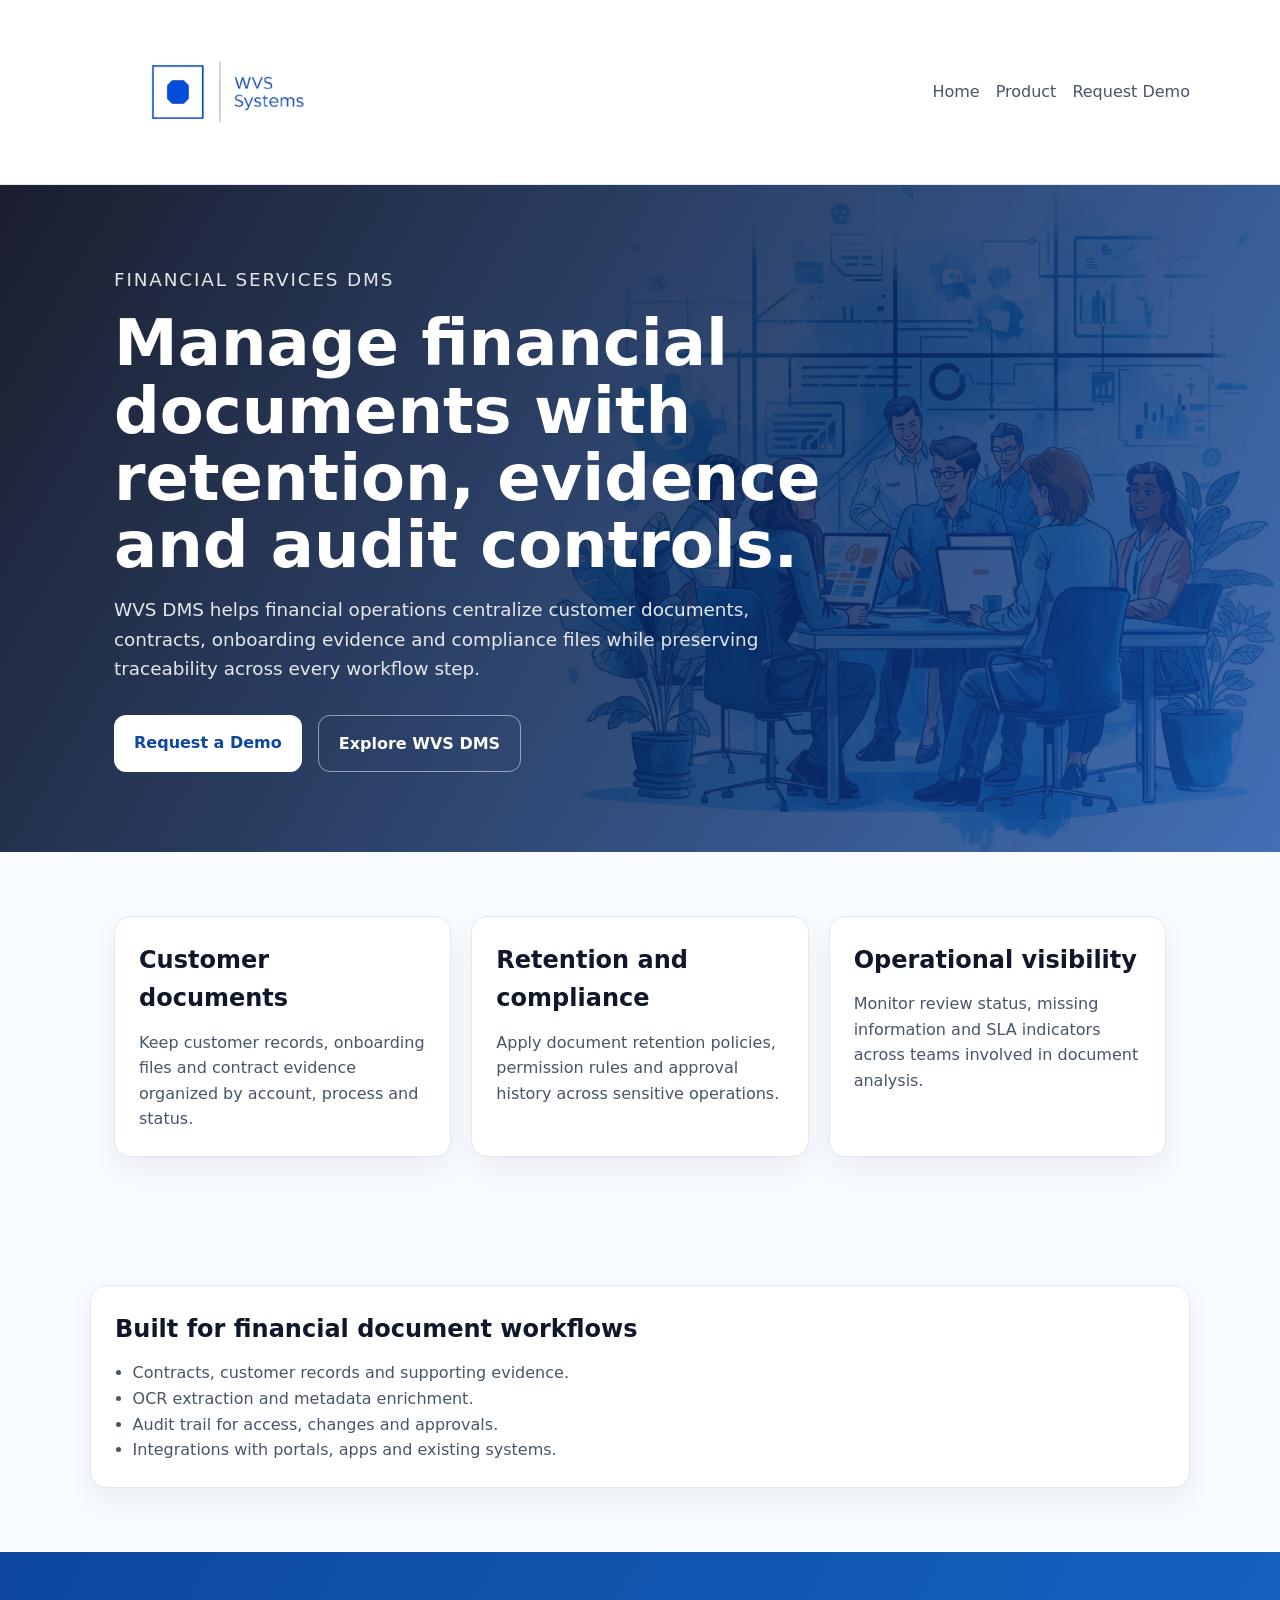
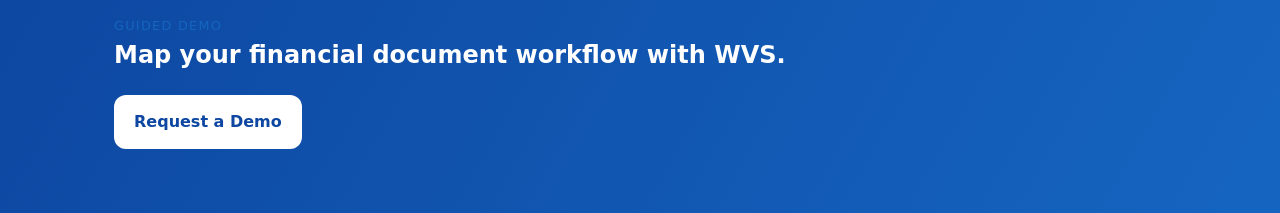
<file: document-management-financial-services/index.html>
<!DOCTYPE html>
<html lang="en">
<head>
  <meta charset="UTF-8" />
  <meta name="viewport" content="width=device-width, initial-scale=1.0" />
  <title>Document Management for Financial Services | WVS Systems</title>
  <meta name="description" content="Document management for financial services with retention, audit trail, customer files, contract evidence and workflow governance." />
  <link rel="canonical" href="https://wvssystems.com.br/document-management-financial-services/" />
  <link rel="alternate" hreflang="en" href="https://wvssystems.com.br/document-management-financial-services/" />
  <link rel="alternate" hreflang="pt-BR" href="https://wvssystems.com.br/gestao-documentos-servicos-financeiros/" />
  <link rel="icon" href="/logo.png" type="image/png" />
  <link rel="stylesheet" href="/styles.css" />
  <script>
    window.dataLayer = window.dataLayer || [];
    function gtag(){dataLayer.push(arguments);}
  </script>
</head>
<body>
  <header class="site-header">
    <div class="site-header-inner">
      <a class="logo" href="/"><img src="/logo.png" alt="WVS Systems" /></a>
      <nav class="main-nav" aria-label="Campaign navigation">
        <a href="/">Home</a>
        <a href="/#dms">Product</a>
        <a href="/#contato">Request Demo</a>
      </nav>
    </div>
  </header>

  <main class="campaign-main">
    <section class="campaign-hero">
      <div class="campaign-hero-inner">
        <p class="eyebrow">Financial Services DMS</p>
        <h1>Manage financial documents with retention, evidence and audit controls.</h1>
        <p>WVS DMS helps financial operations centralize customer documents, contracts, onboarding evidence and compliance files while preserving traceability across every workflow step.</p>
        <div class="campaign-actions">
          <a class="primary" href="/?utm_content=financial-services-dms#contato">Request a Demo</a>
          <a class="secondary" href="/#dms">Explore WVS DMS</a>
        </div>
      </div>
    </section>

    <section class="campaign-section">
      <div class="campaign-grid">
        <article class="campaign-card">
          <h2>Customer documents</h2>
          <p>Keep customer records, onboarding files and contract evidence organized by account, process and status.</p>
        </article>
        <article class="campaign-card">
          <h2>Retention and compliance</h2>
          <p>Apply document retention policies, permission rules and approval history across sensitive operations.</p>
        </article>
        <article class="campaign-card">
          <h2>Operational visibility</h2>
          <p>Monitor review status, missing information and SLA indicators across teams involved in document analysis.</p>
        </article>
      </div>
    </section>

    <section class="campaign-section">
      <div class="campaign-card">
        <h2>Built for financial document workflows</h2>
        <ul>
          <li>Contracts, customer records and supporting evidence.</li>
          <li>OCR extraction and metadata enrichment.</li>
          <li>Audit trail for access, changes and approvals.</li>
          <li>Integrations with portals, apps and existing systems.</li>
        </ul>
      </div>
    </section>

    <section class="campaign-final">
      <div>
        <p class="eyebrow">Guided demo</p>
        <h2>Map your financial document workflow with WVS.</h2>
        <a href="/?utm_content=financial-services-dms-bottom#contato">Request a Demo</a>
      </div>
    </section>
  </main>
</body>
</html>
</file>
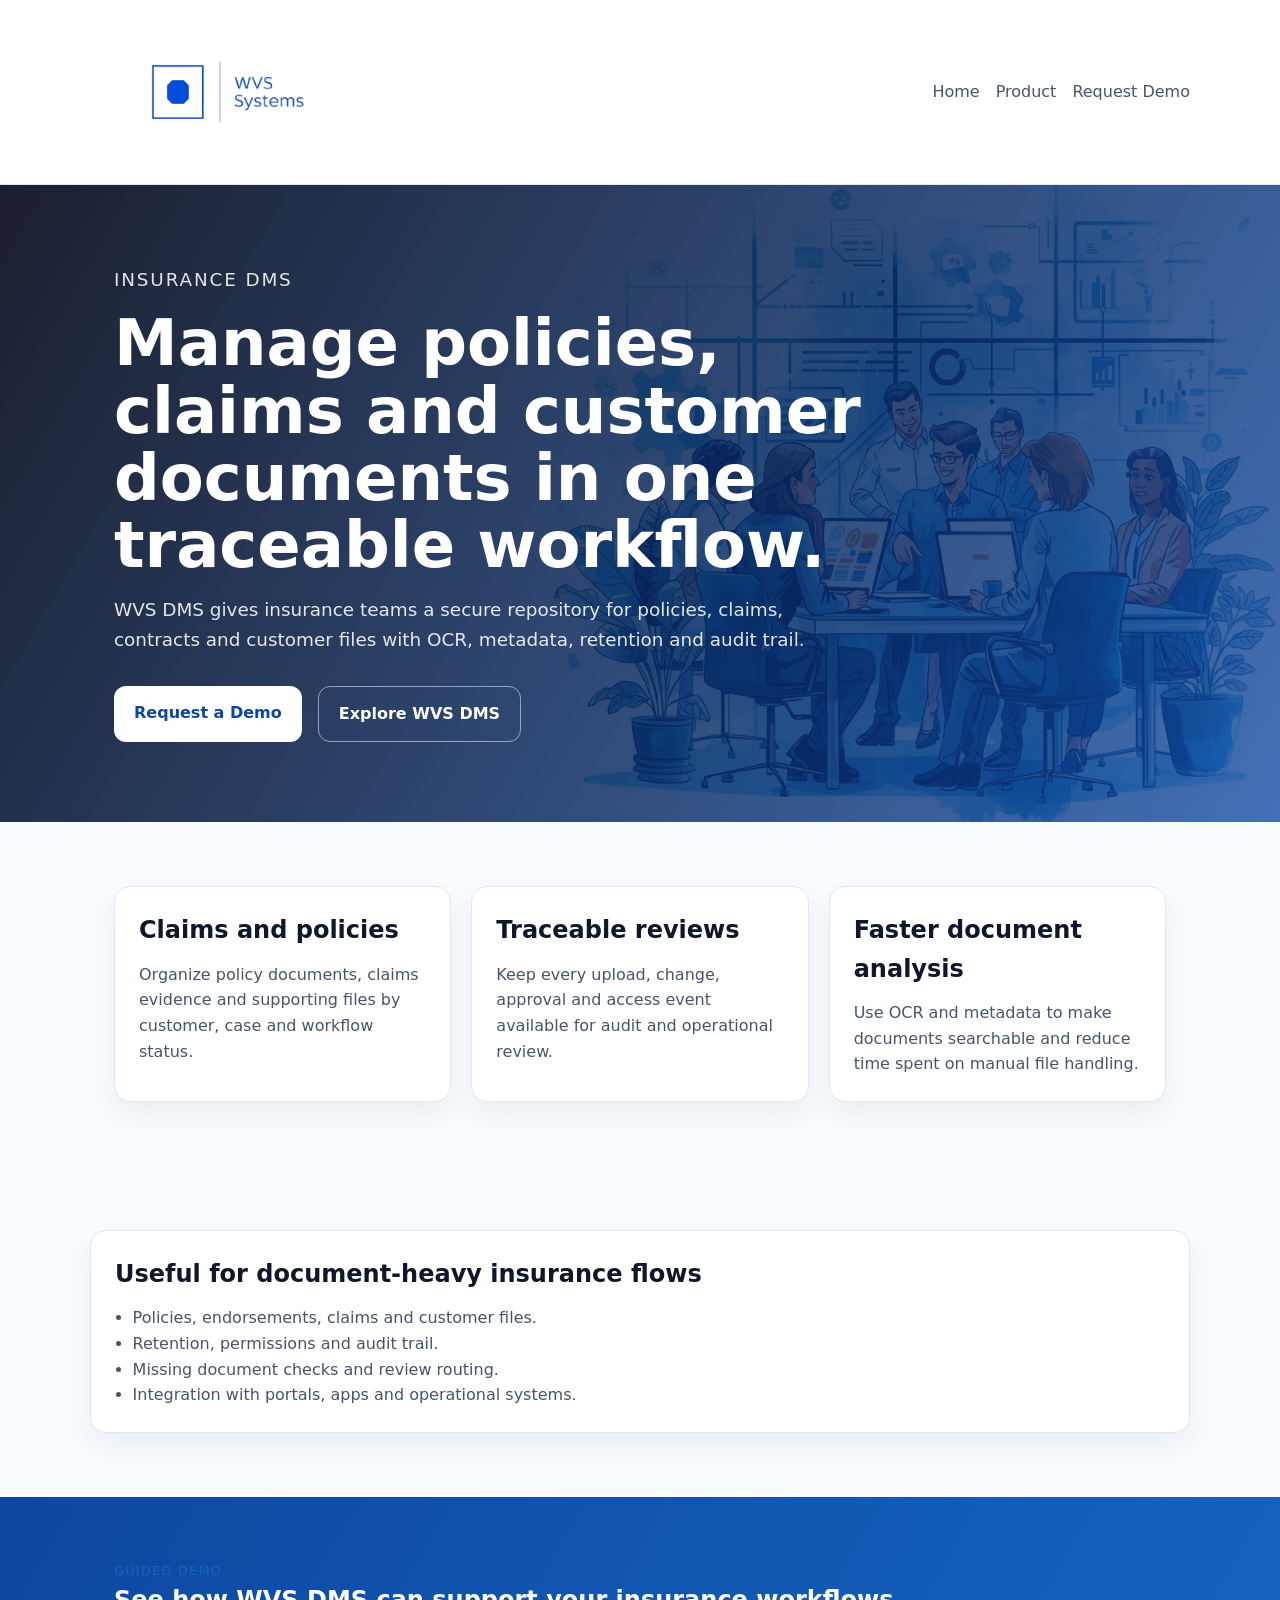
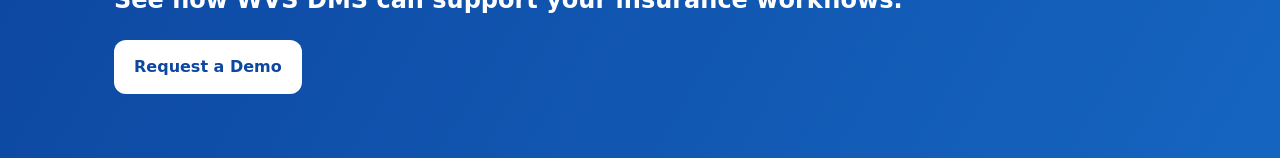
<file: document-management-insurance/index.html>
<!DOCTYPE html>
<html lang="en">
<head>
  <meta charset="UTF-8" />
  <meta name="viewport" content="width=device-width, initial-scale=1.0" />
  <title>Insurance Document Management | WVS Systems</title>
  <meta name="description" content="Insurance document management for policies, claims, customer documents, contracts, audit evidence and retention workflows." />
  <link rel="canonical" href="https://wvssystems.com.br/document-management-insurance/" />
  <link rel="alternate" hreflang="en" href="https://wvssystems.com.br/document-management-insurance/" />
  <link rel="alternate" hreflang="pt-BR" href="https://wvssystems.com.br/gestao-documentos-seguros/" />
  <link rel="icon" href="/logo.png" type="image/png" />
  <link rel="stylesheet" href="/styles.css" />
  <script>
    window.dataLayer = window.dataLayer || [];
    function gtag(){dataLayer.push(arguments);}
  </script>
</head>
<body>
  <header class="site-header">
    <div class="site-header-inner">
      <a class="logo" href="/"><img src="/logo.png" alt="WVS Systems" /></a>
      <nav class="main-nav" aria-label="Campaign navigation">
        <a href="/">Home</a>
        <a href="/#dms">Product</a>
        <a href="/#contato">Request Demo</a>
      </nav>
    </div>
  </header>

  <main class="campaign-main">
    <section class="campaign-hero">
      <div class="campaign-hero-inner">
        <p class="eyebrow">Insurance DMS</p>
        <h1>Manage policies, claims and customer documents in one traceable workflow.</h1>
        <p>WVS DMS gives insurance teams a secure repository for policies, claims, contracts and customer files with OCR, metadata, retention and audit trail.</p>
        <div class="campaign-actions">
          <a class="primary" href="/?utm_content=insurance-document-management#contato">Request a Demo</a>
          <a class="secondary" href="/#dms">Explore WVS DMS</a>
        </div>
      </div>
    </section>

    <section class="campaign-section">
      <div class="campaign-grid">
        <article class="campaign-card">
          <h2>Claims and policies</h2>
          <p>Organize policy documents, claims evidence and supporting files by customer, case and workflow status.</p>
        </article>
        <article class="campaign-card">
          <h2>Traceable reviews</h2>
          <p>Keep every upload, change, approval and access event available for audit and operational review.</p>
        </article>
        <article class="campaign-card">
          <h2>Faster document analysis</h2>
          <p>Use OCR and metadata to make documents searchable and reduce time spent on manual file handling.</p>
        </article>
      </div>
    </section>

    <section class="campaign-section">
      <div class="campaign-card">
        <h2>Useful for document-heavy insurance flows</h2>
        <ul>
          <li>Policies, endorsements, claims and customer files.</li>
          <li>Retention, permissions and audit trail.</li>
          <li>Missing document checks and review routing.</li>
          <li>Integration with portals, apps and operational systems.</li>
        </ul>
      </div>
    </section>

    <section class="campaign-final">
      <div>
        <p class="eyebrow">Guided demo</p>
        <h2>See how WVS DMS can support your insurance workflows.</h2>
        <a href="/?utm_content=insurance-document-management-bottom#contato">Request a Demo</a>
      </div>
    </section>
  </main>
</body>
</html>
</file>
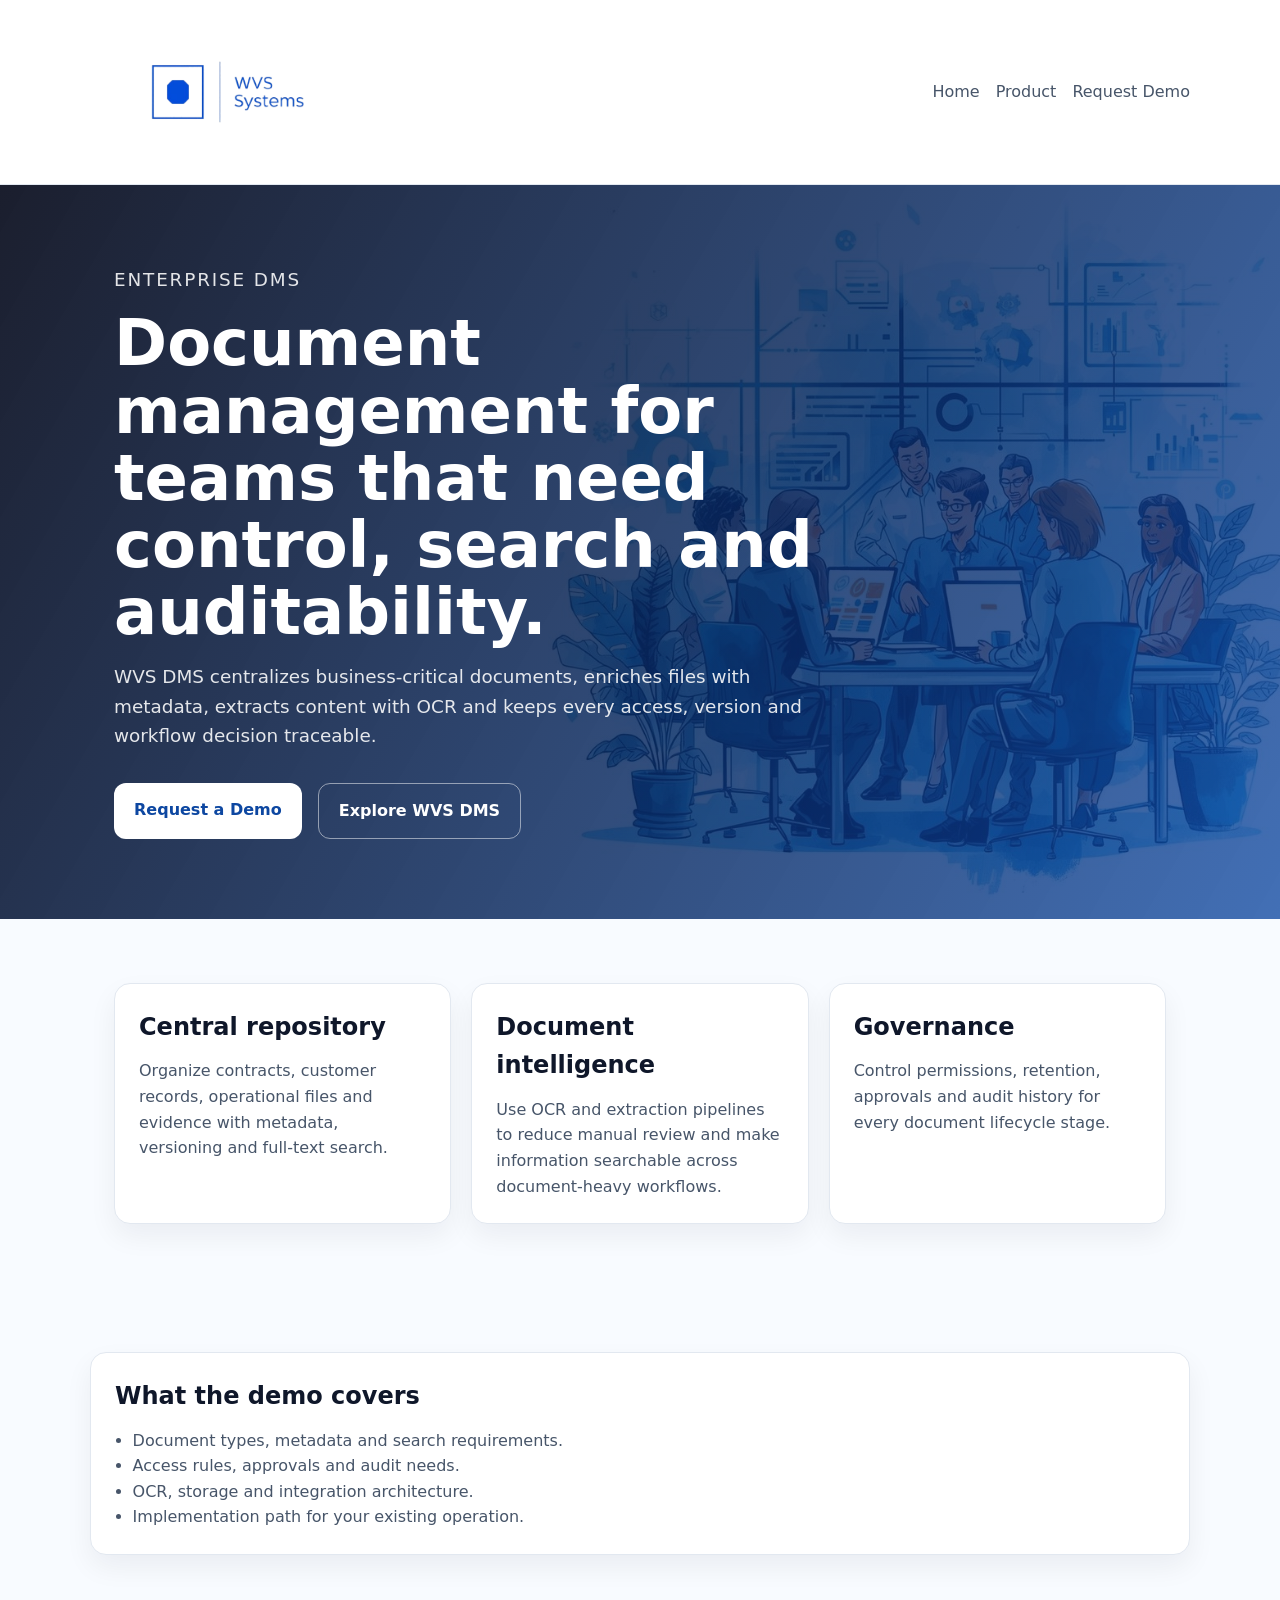
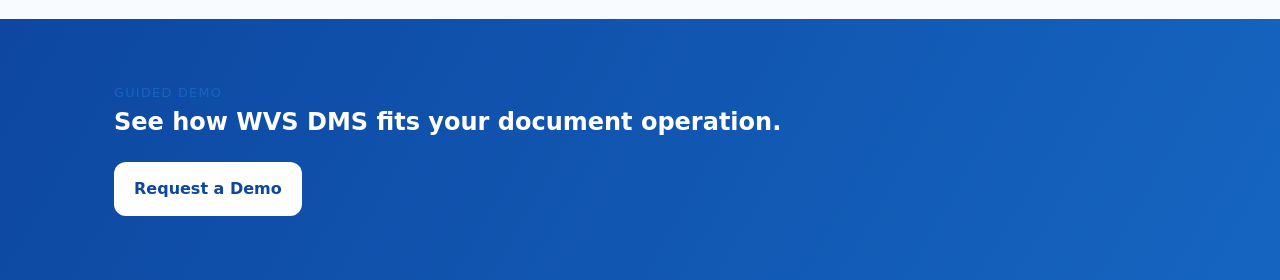
<file: document-management-system/index.html>
<!DOCTYPE html>
<html lang="en">
<head>
  <meta charset="UTF-8" />
  <meta name="viewport" content="width=device-width, initial-scale=1.0" />
  <title>Enterprise Document Management System | WVS Systems</title>
  <meta name="description" content="Secure enterprise document management with OCR, metadata, version control, permissions, workflow automation and audit trail." />
  <link rel="canonical" href="https://wvssystems.com.br/document-management-system/" />
  <link rel="alternate" hreflang="en" href="https://wvssystems.com.br/document-management-system/" />
  <link rel="alternate" hreflang="pt-BR" href="https://wvssystems.com.br/sistema-gestao-documentos/" />
  <link rel="icon" href="/logo.png" type="image/png" />
  <link rel="stylesheet" href="/styles.css" />
  <script>
    window.dataLayer = window.dataLayer || [];
    function gtag(){dataLayer.push(arguments);}
  </script>
</head>
<body>
  <header class="site-header">
    <div class="site-header-inner">
      <a class="logo" href="/"><img src="/logo.png" alt="WVS Systems" /></a>
      <nav class="main-nav" aria-label="Campaign navigation">
        <a href="/">Home</a>
        <a href="/#dms">Product</a>
        <a href="/#contato">Request Demo</a>
      </nav>
    </div>
  </header>

  <main class="campaign-main">
    <section class="campaign-hero">
      <div class="campaign-hero-inner">
        <p class="eyebrow">Enterprise DMS</p>
        <h1>Document management for teams that need control, search and auditability.</h1>
        <p>WVS DMS centralizes business-critical documents, enriches files with metadata, extracts content with OCR and keeps every access, version and workflow decision traceable.</p>
        <div class="campaign-actions">
          <a class="primary" href="/?utm_content=document-management-system#contato">Request a Demo</a>
          <a class="secondary" href="/#dms">Explore WVS DMS</a>
        </div>
      </div>
    </section>

    <section class="campaign-section">
      <div class="campaign-grid">
        <article class="campaign-card">
          <h2>Central repository</h2>
          <p>Organize contracts, customer records, operational files and evidence with metadata, versioning and full-text search.</p>
        </article>
        <article class="campaign-card">
          <h2>Document intelligence</h2>
          <p>Use OCR and extraction pipelines to reduce manual review and make information searchable across document-heavy workflows.</p>
        </article>
        <article class="campaign-card">
          <h2>Governance</h2>
          <p>Control permissions, retention, approvals and audit history for every document lifecycle stage.</p>
        </article>
      </div>
    </section>

    <section class="campaign-section">
      <div class="campaign-card">
        <h2>What the demo covers</h2>
        <ul>
          <li>Document types, metadata and search requirements.</li>
          <li>Access rules, approvals and audit needs.</li>
          <li>OCR, storage and integration architecture.</li>
          <li>Implementation path for your existing operation.</li>
        </ul>
      </div>
    </section>

    <section class="campaign-final">
      <div>
        <p class="eyebrow">Guided demo</p>
        <h2>See how WVS DMS fits your document operation.</h2>
        <a href="/?utm_content=document-management-system-bottom#contato">Request a Demo</a>
      </div>
    </section>
  </main>
</body>
</html>
</file>
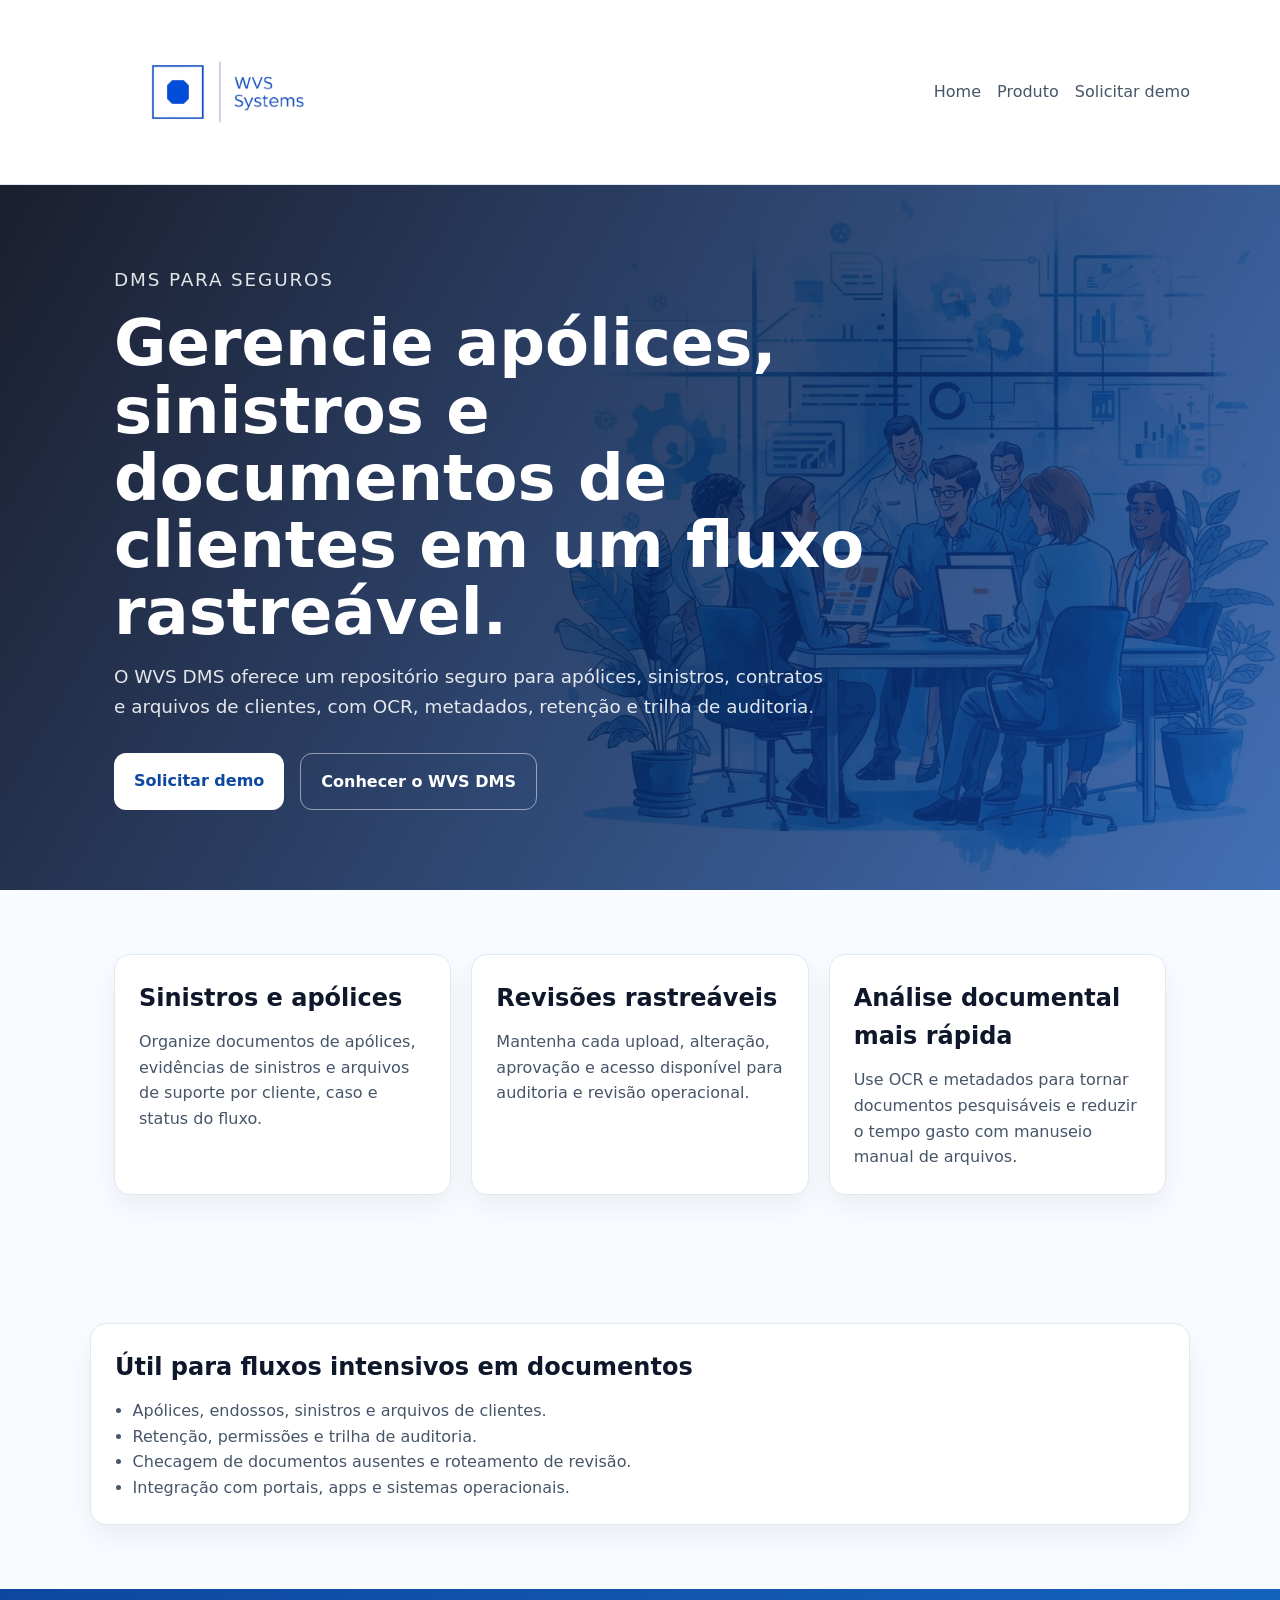
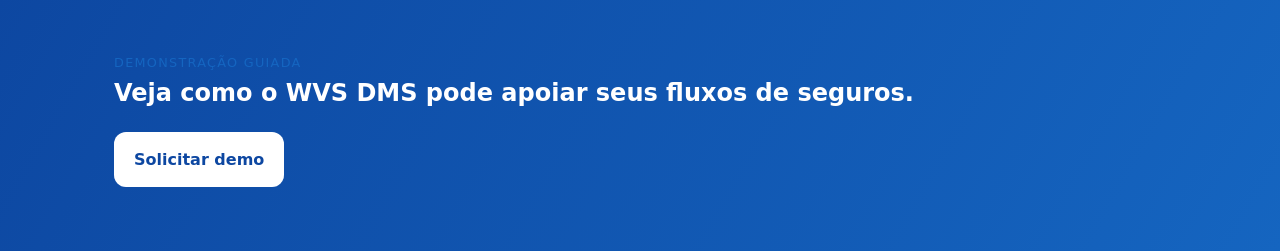
<file: gestao-documentos-seguros/index.html>
<!DOCTYPE html>
<html lang="pt-BR">
<head>
  <meta charset="UTF-8" />
  <meta name="viewport" content="width=device-width, initial-scale=1.0" />
  <title>Gestão de Documentos para Seguros | WVS Systems</title>
  <meta name="description" content="Gestão de documentos para seguradoras, apólices, sinistros, documentos de clientes, contratos, evidências de auditoria e retenção." />
  <link rel="canonical" href="https://wvssystems.com.br/gestao-documentos-seguros/" />
  <link rel="alternate" hreflang="pt-BR" href="https://wvssystems.com.br/gestao-documentos-seguros/" />
  <link rel="alternate" hreflang="en" href="https://wvssystems.com.br/document-management-insurance/" />
  <link rel="icon" href="/logo.png" type="image/png" />
  <link rel="stylesheet" href="/styles.css" />
  <script>
    window.dataLayer = window.dataLayer || [];
    function gtag(){dataLayer.push(arguments);}
  </script>
</head>
<body>
  <header class="site-header">
    <div class="site-header-inner">
      <a class="logo" href="/"><img src="/logo.png" alt="WVS Systems" /></a>
      <nav class="main-nav" aria-label="Navegação da campanha">
        <a href="/">Home</a>
        <a href="/#dms">Produto</a>
        <a href="/#contato">Solicitar demo</a>
      </nav>
    </div>
  </header>

  <main class="campaign-main">
    <section class="campaign-hero">
      <div class="campaign-hero-inner">
        <p class="eyebrow">DMS para seguros</p>
        <h1>Gerencie apólices, sinistros e documentos de clientes em um fluxo rastreável.</h1>
        <p>O WVS DMS oferece um repositório seguro para apólices, sinistros, contratos e arquivos de clientes, com OCR, metadados, retenção e trilha de auditoria.</p>
        <div class="campaign-actions">
          <a class="primary" href="/?utm_content=gestao-documentos-seguros#contato">Solicitar demo</a>
          <a class="secondary" href="/#dms">Conhecer o WVS DMS</a>
        </div>
      </div>
    </section>

    <section class="campaign-section">
      <div class="campaign-grid">
        <article class="campaign-card">
          <h2>Sinistros e apólices</h2>
          <p>Organize documentos de apólices, evidências de sinistros e arquivos de suporte por cliente, caso e status do fluxo.</p>
        </article>
        <article class="campaign-card">
          <h2>Revisões rastreáveis</h2>
          <p>Mantenha cada upload, alteração, aprovação e acesso disponível para auditoria e revisão operacional.</p>
        </article>
        <article class="campaign-card">
          <h2>Análise documental mais rápida</h2>
          <p>Use OCR e metadados para tornar documentos pesquisáveis e reduzir o tempo gasto com manuseio manual de arquivos.</p>
        </article>
      </div>
    </section>

    <section class="campaign-section">
      <div class="campaign-card">
        <h2>Útil para fluxos intensivos em documentos</h2>
        <ul>
          <li>Apólices, endossos, sinistros e arquivos de clientes.</li>
          <li>Retenção, permissões e trilha de auditoria.</li>
          <li>Checagem de documentos ausentes e roteamento de revisão.</li>
          <li>Integração com portais, apps e sistemas operacionais.</li>
        </ul>
      </div>
    </section>

    <section class="campaign-final">
      <div>
        <p class="eyebrow">Demonstração guiada</p>
        <h2>Veja como o WVS DMS pode apoiar seus fluxos de seguros.</h2>
        <a href="/?utm_content=gestao-documentos-seguros-bottom#contato">Solicitar demo</a>
      </div>
    </section>
  </main>
</body>
</html>
</file>
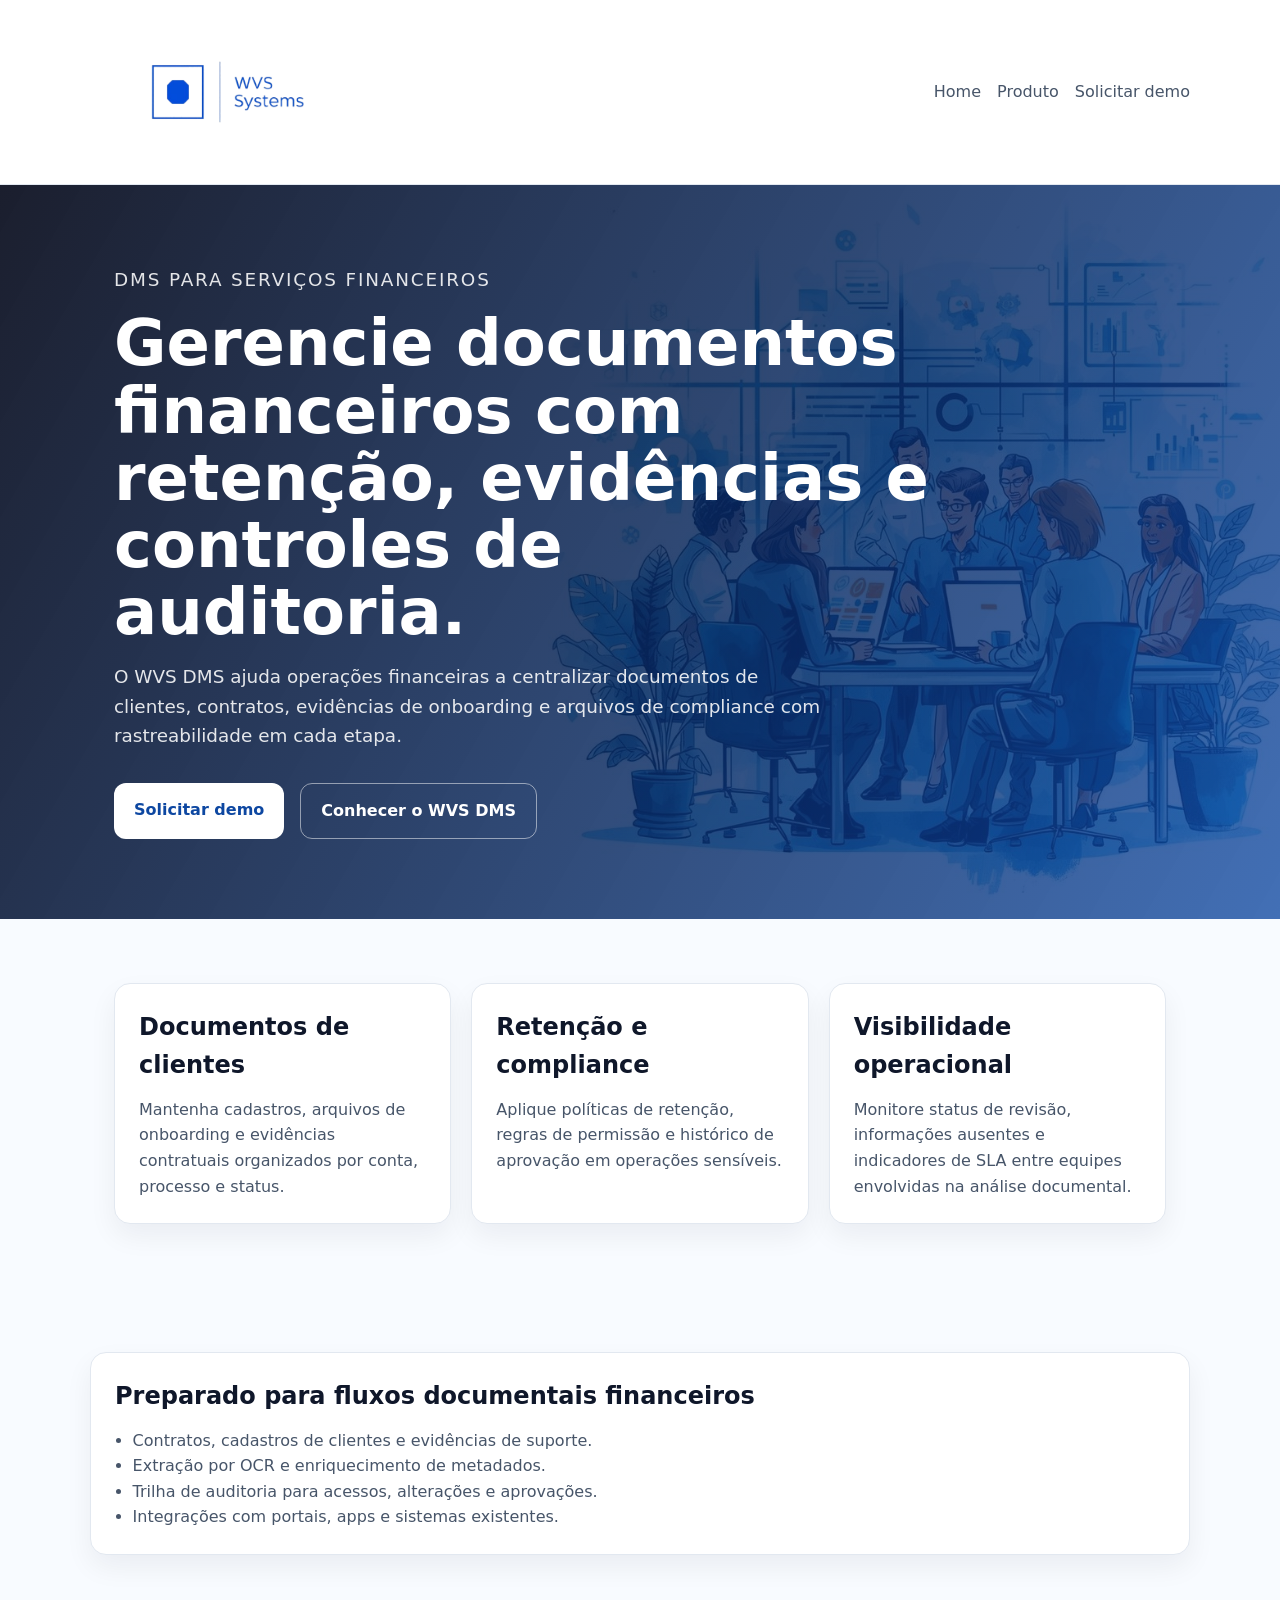
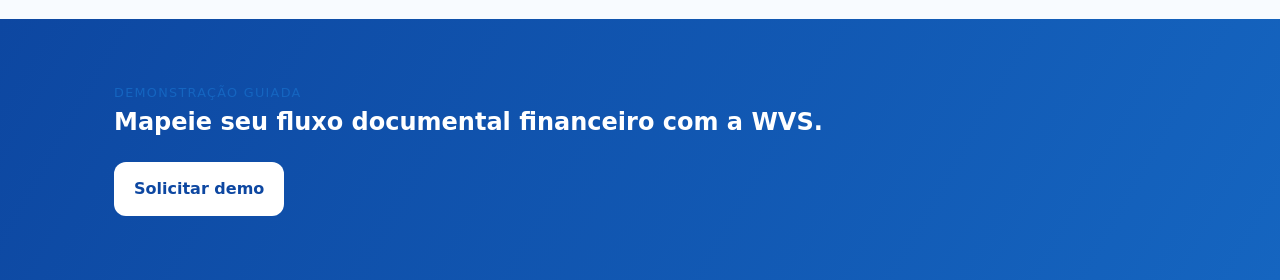
<file: gestao-documentos-servicos-financeiros/index.html>
<!DOCTYPE html>
<html lang="pt-BR">
<head>
  <meta charset="UTF-8" />
  <meta name="viewport" content="width=device-width, initial-scale=1.0" />
  <title>Gestão de Documentos para Serviços Financeiros | WVS Systems</title>
  <meta name="description" content="Gestão documental para serviços financeiros com retenção, auditoria, documentos de clientes, evidências contratuais e governança de fluxos." />
  <link rel="canonical" href="https://wvssystems.com.br/gestao-documentos-servicos-financeiros/" />
  <link rel="alternate" hreflang="pt-BR" href="https://wvssystems.com.br/gestao-documentos-servicos-financeiros/" />
  <link rel="alternate" hreflang="en" href="https://wvssystems.com.br/document-management-financial-services/" />
  <link rel="icon" href="/logo.png" type="image/png" />
  <link rel="stylesheet" href="/styles.css" />
  <script>
    window.dataLayer = window.dataLayer || [];
    function gtag(){dataLayer.push(arguments);}
  </script>
</head>
<body>
  <header class="site-header">
    <div class="site-header-inner">
      <a class="logo" href="/"><img src="/logo.png" alt="WVS Systems" /></a>
      <nav class="main-nav" aria-label="Navegação da campanha">
        <a href="/">Home</a>
        <a href="/#dms">Produto</a>
        <a href="/#contato">Solicitar demo</a>
      </nav>
    </div>
  </header>

  <main class="campaign-main">
    <section class="campaign-hero">
      <div class="campaign-hero-inner">
        <p class="eyebrow">DMS para serviços financeiros</p>
        <h1>Gerencie documentos financeiros com retenção, evidências e controles de auditoria.</h1>
        <p>O WVS DMS ajuda operações financeiras a centralizar documentos de clientes, contratos, evidências de onboarding e arquivos de compliance com rastreabilidade em cada etapa.</p>
        <div class="campaign-actions">
          <a class="primary" href="/?utm_content=gestao-documentos-servicos-financeiros#contato">Solicitar demo</a>
          <a class="secondary" href="/#dms">Conhecer o WVS DMS</a>
        </div>
      </div>
    </section>

    <section class="campaign-section">
      <div class="campaign-grid">
        <article class="campaign-card">
          <h2>Documentos de clientes</h2>
          <p>Mantenha cadastros, arquivos de onboarding e evidências contratuais organizados por conta, processo e status.</p>
        </article>
        <article class="campaign-card">
          <h2>Retenção e compliance</h2>
          <p>Aplique políticas de retenção, regras de permissão e histórico de aprovação em operações sensíveis.</p>
        </article>
        <article class="campaign-card">
          <h2>Visibilidade operacional</h2>
          <p>Monitore status de revisão, informações ausentes e indicadores de SLA entre equipes envolvidas na análise documental.</p>
        </article>
      </div>
    </section>

    <section class="campaign-section">
      <div class="campaign-card">
        <h2>Preparado para fluxos documentais financeiros</h2>
        <ul>
          <li>Contratos, cadastros de clientes e evidências de suporte.</li>
          <li>Extração por OCR e enriquecimento de metadados.</li>
          <li>Trilha de auditoria para acessos, alterações e aprovações.</li>
          <li>Integrações com portais, apps e sistemas existentes.</li>
        </ul>
      </div>
    </section>

    <section class="campaign-final">
      <div>
        <p class="eyebrow">Demonstração guiada</p>
        <h2>Mapeie seu fluxo documental financeiro com a WVS.</h2>
        <a href="/?utm_content=gestao-documentos-servicos-financeiros-bottom#contato">Solicitar demo</a>
      </div>
    </section>
  </main>
</body>
</html>
</file>
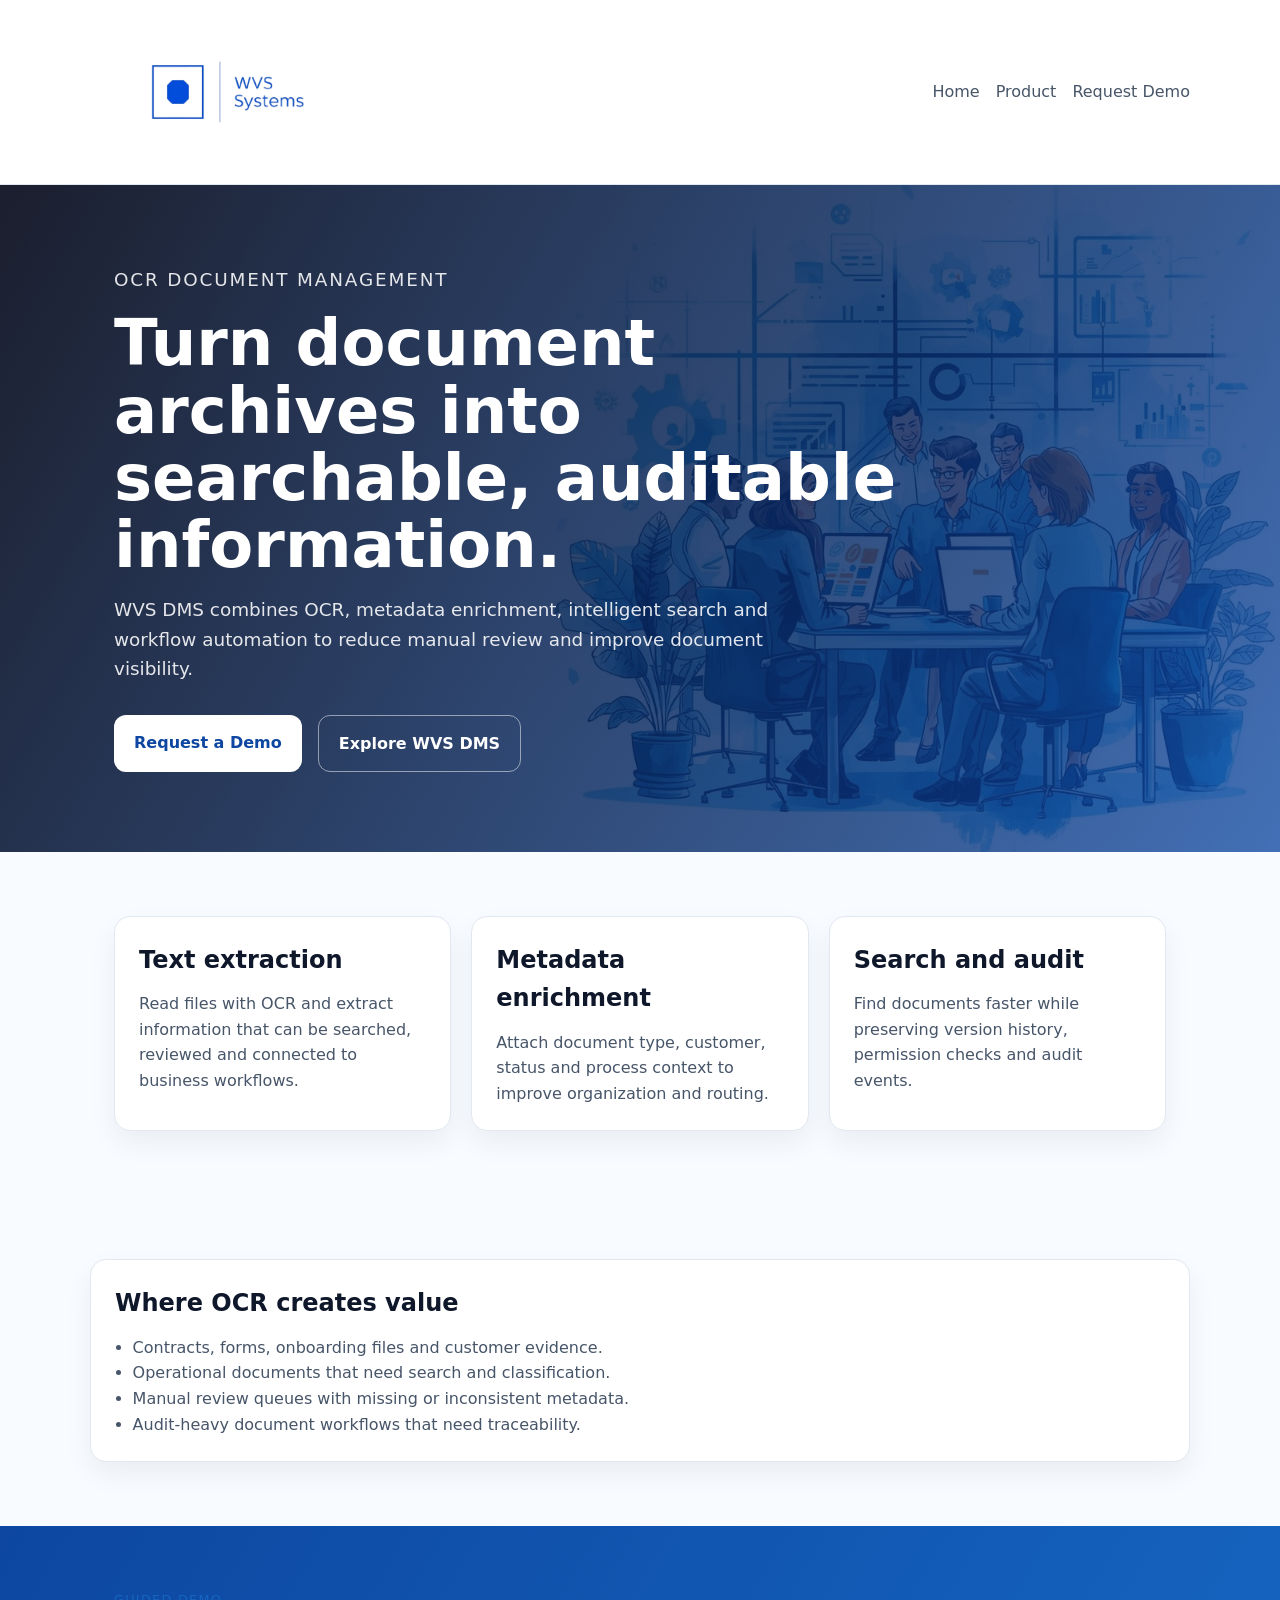
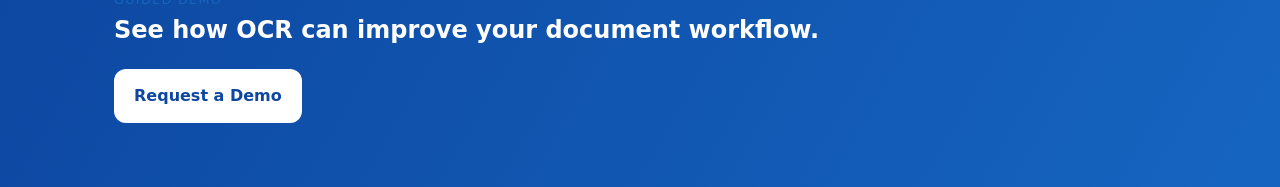
<file: ocr-document-management/index.html>
<!DOCTYPE html>
<html lang="en">
<head>
  <meta charset="UTF-8" />
  <meta name="viewport" content="width=device-width, initial-scale=1.0" />
  <title>OCR Document Management | WVS Systems</title>
  <meta name="description" content="OCR document management with text extraction, metadata enrichment, intelligent search, workflow automation and auditability." />
  <link rel="canonical" href="https://wvssystems.com.br/ocr-document-management/" />
  <link rel="alternate" hreflang="en" href="https://wvssystems.com.br/ocr-document-management/" />
  <link rel="alternate" hreflang="pt-BR" href="https://wvssystems.com.br/ocr-gestao-documental/" />
  <link rel="icon" href="/logo.png" type="image/png" />
  <link rel="stylesheet" href="/styles.css" />
  <script>
    window.dataLayer = window.dataLayer || [];
    function gtag(){dataLayer.push(arguments);}
  </script>
</head>
<body>
  <header class="site-header">
    <div class="site-header-inner">
      <a class="logo" href="/"><img src="/logo.png" alt="WVS Systems" /></a>
      <nav class="main-nav" aria-label="Campaign navigation">
        <a href="/">Home</a>
        <a href="/#dms">Product</a>
        <a href="/#contato">Request Demo</a>
      </nav>
    </div>
  </header>

  <main class="campaign-main">
    <section class="campaign-hero">
      <div class="campaign-hero-inner">
        <p class="eyebrow">OCR Document Management</p>
        <h1>Turn document archives into searchable, auditable information.</h1>
        <p>WVS DMS combines OCR, metadata enrichment, intelligent search and workflow automation to reduce manual review and improve document visibility.</p>
        <div class="campaign-actions">
          <a class="primary" href="/?utm_content=ocr-document-management#contato">Request a Demo</a>
          <a class="secondary" href="/#dms">Explore WVS DMS</a>
        </div>
      </div>
    </section>

    <section class="campaign-section">
      <div class="campaign-grid">
        <article class="campaign-card">
          <h2>Text extraction</h2>
          <p>Read files with OCR and extract information that can be searched, reviewed and connected to business workflows.</p>
        </article>
        <article class="campaign-card">
          <h2>Metadata enrichment</h2>
          <p>Attach document type, customer, status and process context to improve organization and routing.</p>
        </article>
        <article class="campaign-card">
          <h2>Search and audit</h2>
          <p>Find documents faster while preserving version history, permission checks and audit events.</p>
        </article>
      </div>
    </section>

    <section class="campaign-section">
      <div class="campaign-card">
        <h2>Where OCR creates value</h2>
        <ul>
          <li>Contracts, forms, onboarding files and customer evidence.</li>
          <li>Operational documents that need search and classification.</li>
          <li>Manual review queues with missing or inconsistent metadata.</li>
          <li>Audit-heavy document workflows that need traceability.</li>
        </ul>
      </div>
    </section>

    <section class="campaign-final">
      <div>
        <p class="eyebrow">Guided demo</p>
        <h2>See how OCR can improve your document workflow.</h2>
        <a href="/?utm_content=ocr-document-management-bottom#contato">Request a Demo</a>
      </div>
    </section>
  </main>
</body>
</html>
</file>
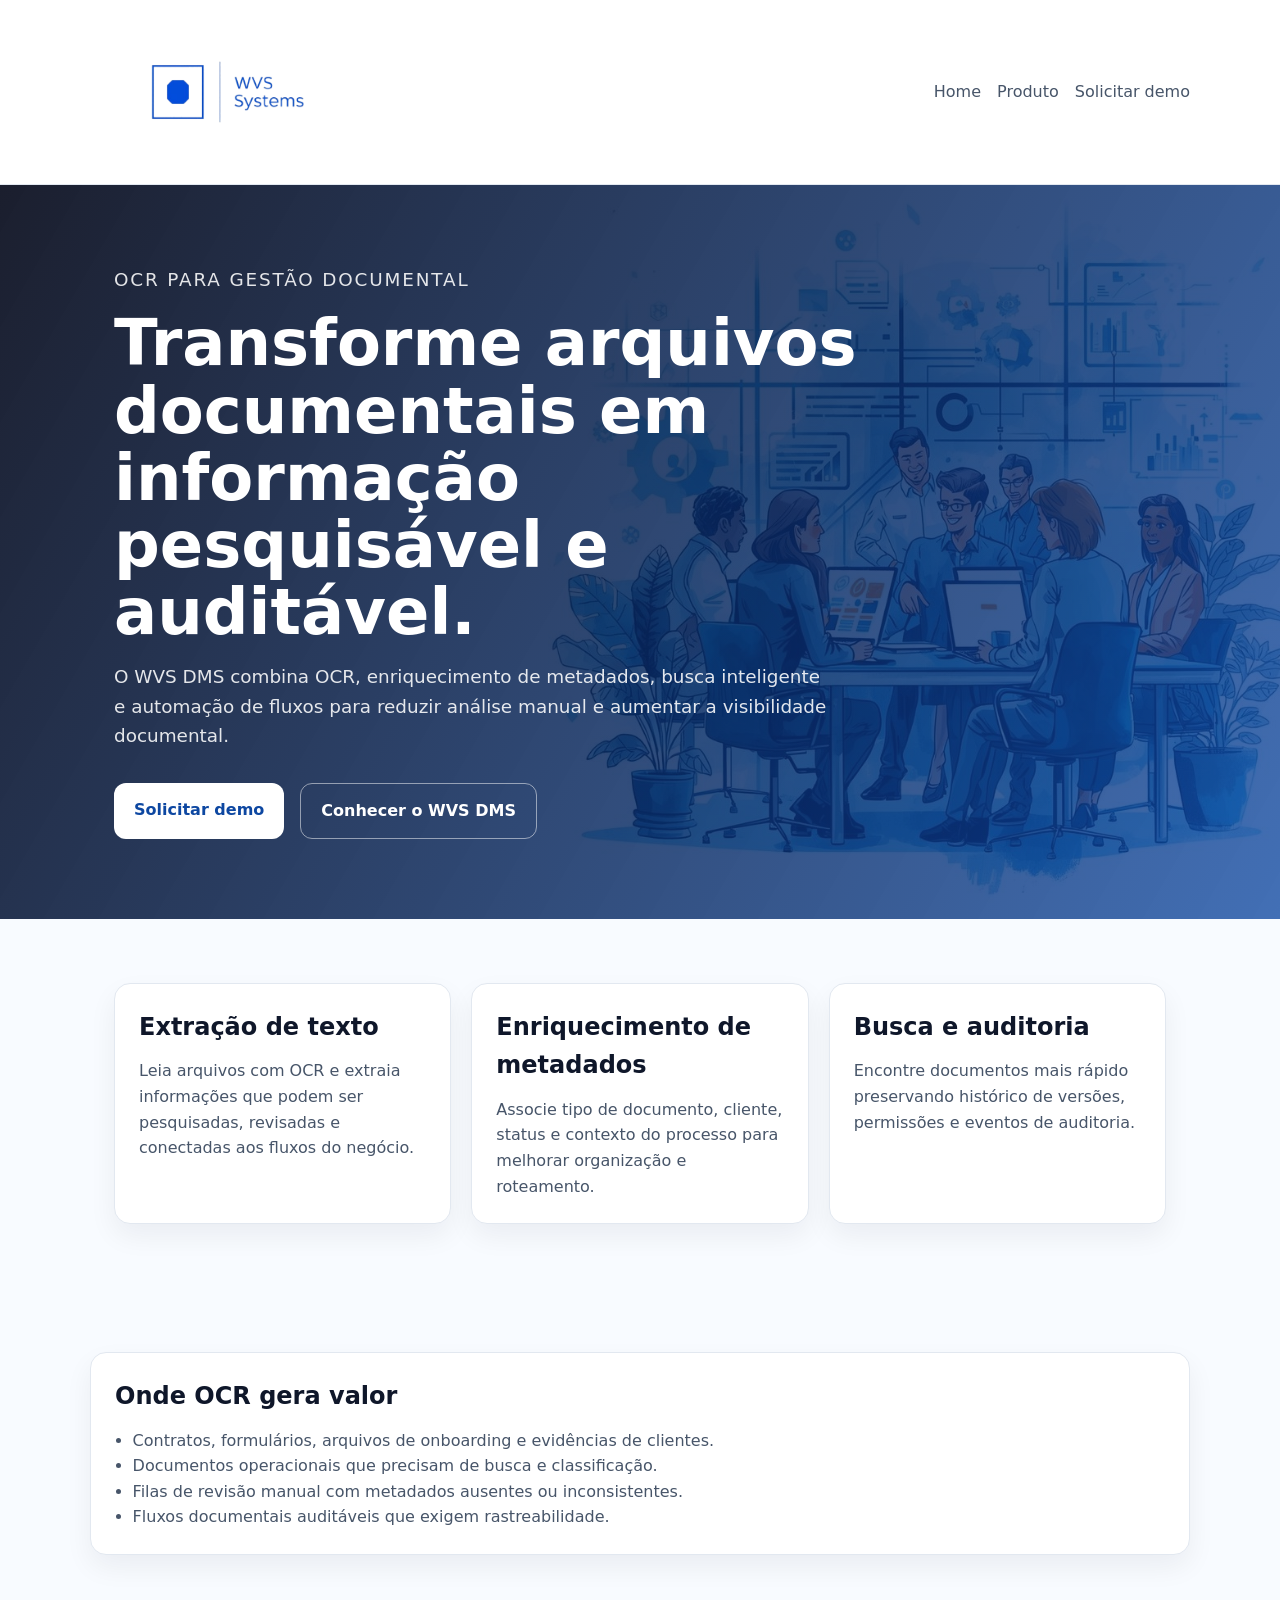
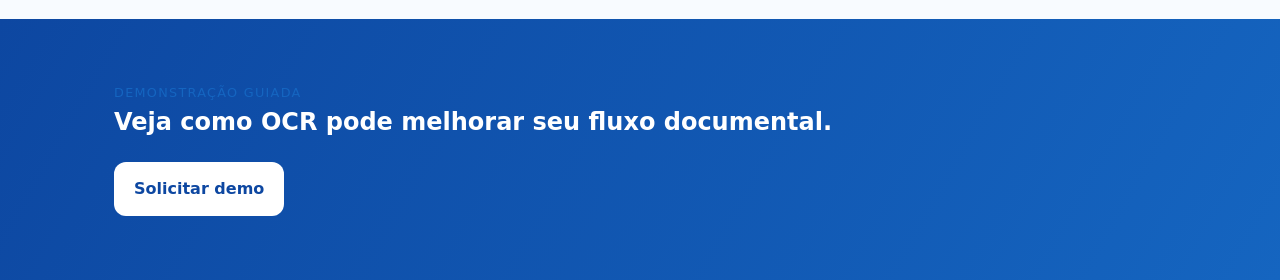
<file: ocr-gestao-documental/index.html>
<!DOCTYPE html>
<html lang="pt-BR">
<head>
  <meta charset="UTF-8" />
  <meta name="viewport" content="width=device-width, initial-scale=1.0" />
  <title>OCR para Gestão Documental | WVS Systems</title>
  <meta name="description" content="Gestão documental com OCR, extração de texto, enriquecimento de metadados, busca inteligente, automação de fluxos e auditoria." />
  <link rel="canonical" href="https://wvssystems.com.br/ocr-gestao-documental/" />
  <link rel="alternate" hreflang="pt-BR" href="https://wvssystems.com.br/ocr-gestao-documental/" />
  <link rel="alternate" hreflang="en" href="https://wvssystems.com.br/ocr-document-management/" />
  <link rel="icon" href="/logo.png" type="image/png" />
  <link rel="stylesheet" href="/styles.css" />
  <script>
    window.dataLayer = window.dataLayer || [];
    function gtag(){dataLayer.push(arguments);}
  </script>
</head>
<body>
  <header class="site-header">
    <div class="site-header-inner">
      <a class="logo" href="/"><img src="/logo.png" alt="WVS Systems" /></a>
      <nav class="main-nav" aria-label="Navegação da campanha">
        <a href="/">Home</a>
        <a href="/#dms">Produto</a>
        <a href="/#contato">Solicitar demo</a>
      </nav>
    </div>
  </header>

  <main class="campaign-main">
    <section class="campaign-hero">
      <div class="campaign-hero-inner">
        <p class="eyebrow">OCR para gestão documental</p>
        <h1>Transforme arquivos documentais em informação pesquisável e auditável.</h1>
        <p>O WVS DMS combina OCR, enriquecimento de metadados, busca inteligente e automação de fluxos para reduzir análise manual e aumentar a visibilidade documental.</p>
        <div class="campaign-actions">
          <a class="primary" href="/?utm_content=ocr-gestao-documental#contato">Solicitar demo</a>
          <a class="secondary" href="/#dms">Conhecer o WVS DMS</a>
        </div>
      </div>
    </section>

    <section class="campaign-section">
      <div class="campaign-grid">
        <article class="campaign-card">
          <h2>Extração de texto</h2>
          <p>Leia arquivos com OCR e extraia informações que podem ser pesquisadas, revisadas e conectadas aos fluxos do negócio.</p>
        </article>
        <article class="campaign-card">
          <h2>Enriquecimento de metadados</h2>
          <p>Associe tipo de documento, cliente, status e contexto do processo para melhorar organização e roteamento.</p>
        </article>
        <article class="campaign-card">
          <h2>Busca e auditoria</h2>
          <p>Encontre documentos mais rápido preservando histórico de versões, permissões e eventos de auditoria.</p>
        </article>
      </div>
    </section>

    <section class="campaign-section">
      <div class="campaign-card">
        <h2>Onde OCR gera valor</h2>
        <ul>
          <li>Contratos, formulários, arquivos de onboarding e evidências de clientes.</li>
          <li>Documentos operacionais que precisam de busca e classificação.</li>
          <li>Filas de revisão manual com metadados ausentes ou inconsistentes.</li>
          <li>Fluxos documentais auditáveis que exigem rastreabilidade.</li>
        </ul>
      </div>
    </section>

    <section class="campaign-final">
      <div>
        <p class="eyebrow">Demonstração guiada</p>
        <h2>Veja como OCR pode melhorar seu fluxo documental.</h2>
        <a href="/?utm_content=ocr-gestao-documental-bottom#contato">Solicitar demo</a>
      </div>
    </section>
  </main>
</body>
</html>
</file>
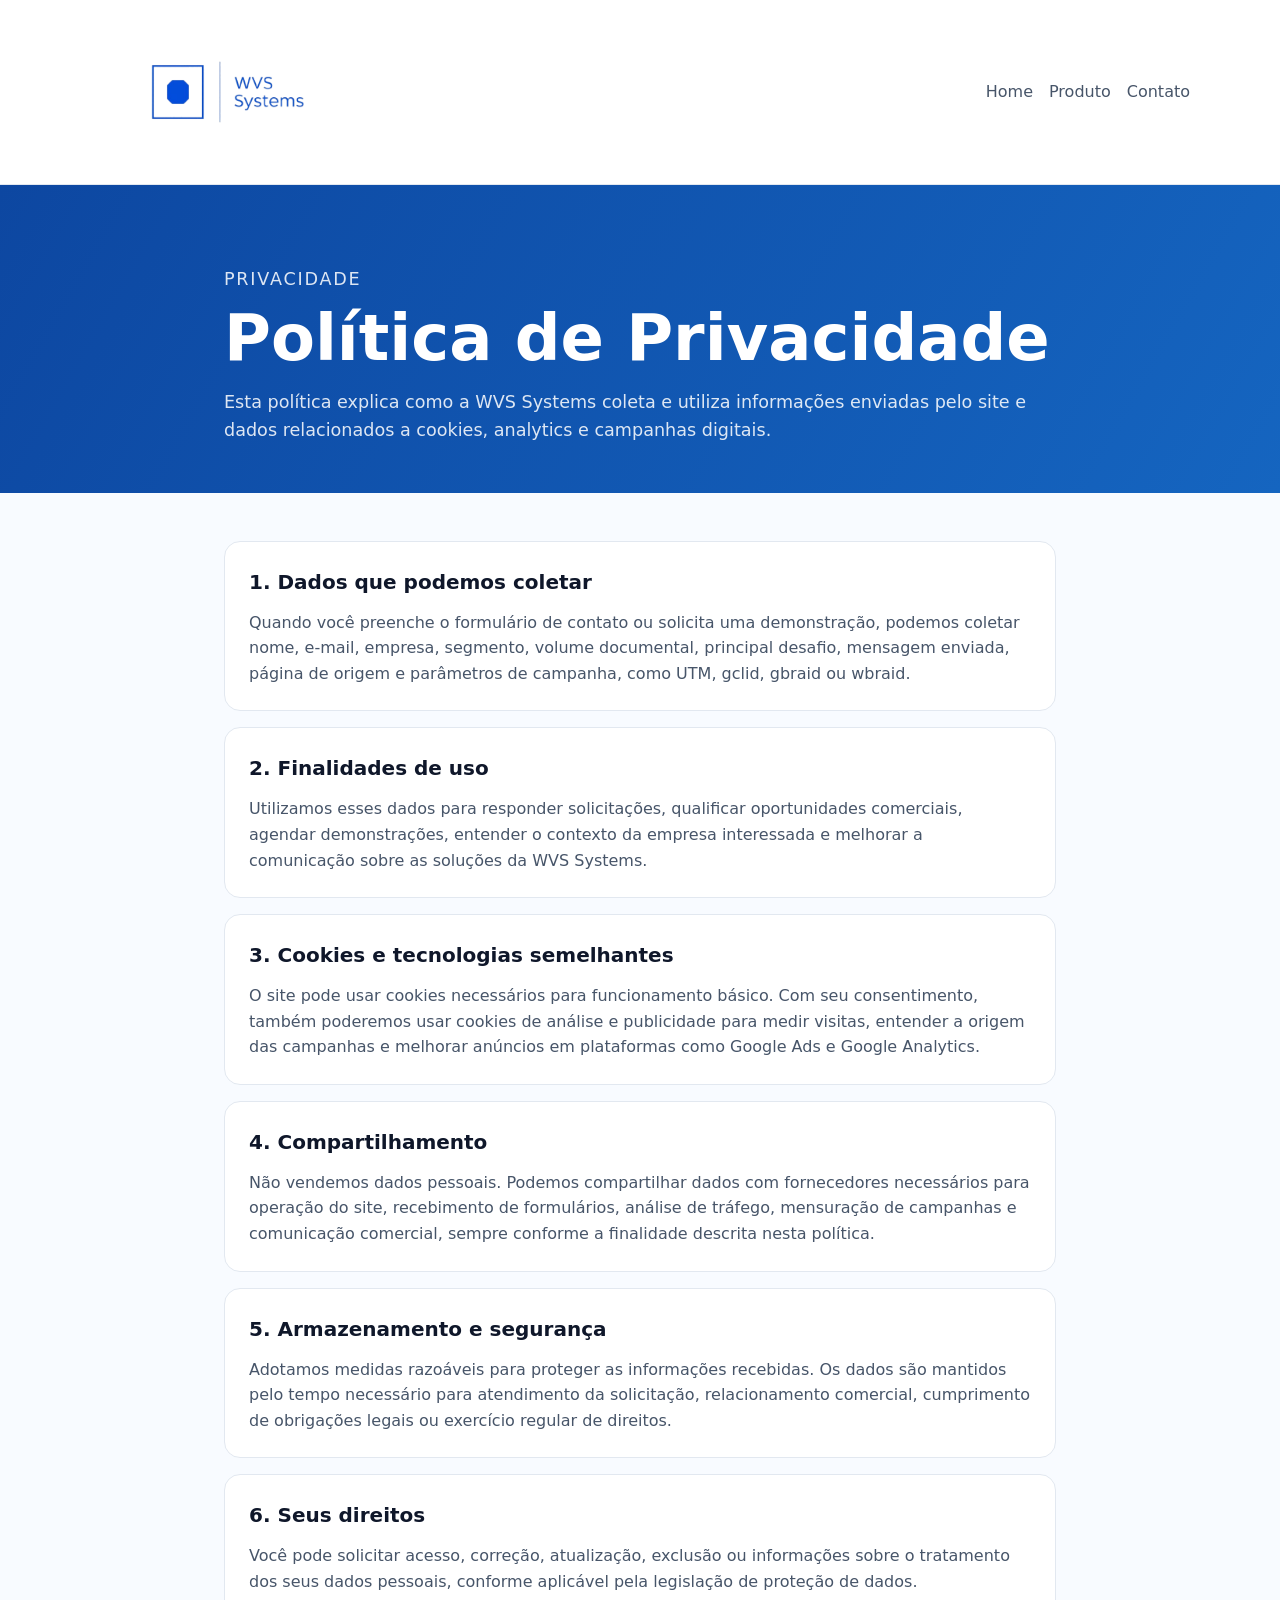
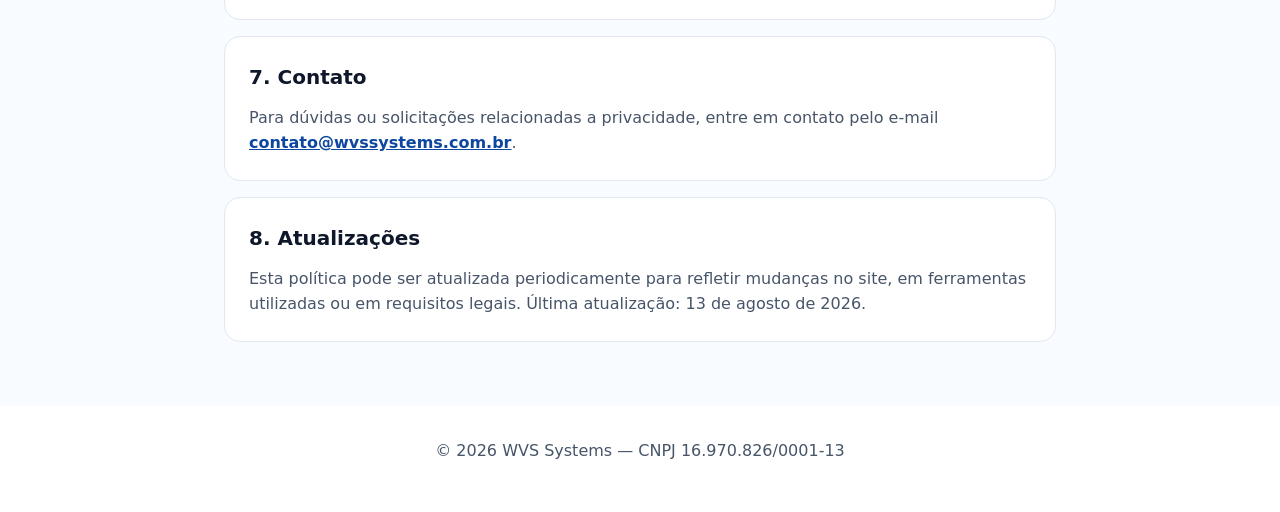
<file: privacidade/index.html>
<!DOCTYPE html>
<html lang="pt-BR">
<head>
  <meta charset="UTF-8" />
  <meta name="viewport" content="width=device-width, initial-scale=1.0" />
  <title>Política de Privacidade | WVS Systems</title>
  <meta name="description" content="Política de Privacidade da WVS Systems sobre dados de contato, formulário, cookies, analytics e publicidade." />
  <link rel="canonical" href="https://wvssystems.com.br/privacidade/" />
  <link rel="icon" href="/logo.png" type="image/png" />
  <link rel="stylesheet" href="/styles.css" />
</head>
<body>
  <header class="site-header">
    <div class="site-header-inner">
      <a class="logo" href="/"><img src="/logo.png" alt="WVS Systems" /></a>
      <nav class="main-nav" aria-label="Navegação">
        <a href="/">Home</a>
        <a href="/#dms">Produto</a>
        <a href="/#contato">Contato</a>
      </nav>
    </div>
  </header>

  <main class="policy-main">
    <section class="policy-hero">
      <div>
        <p class="eyebrow">Privacidade</p>
        <h1>Política de Privacidade</h1>
        <p>Esta política explica como a WVS Systems coleta e utiliza informações enviadas pelo site e dados relacionados a cookies, analytics e campanhas digitais.</p>
      </div>
    </section>

    <section class="policy-content">
      <article>
        <h2>1. Dados que podemos coletar</h2>
        <p>Quando você preenche o formulário de contato ou solicita uma demonstração, podemos coletar nome, e-mail, empresa, segmento, volume documental, principal desafio, mensagem enviada, página de origem e parâmetros de campanha, como UTM, gclid, gbraid ou wbraid.</p>
      </article>

      <article>
        <h2>2. Finalidades de uso</h2>
        <p>Utilizamos esses dados para responder solicitações, qualificar oportunidades comerciais, agendar demonstrações, entender o contexto da empresa interessada e melhorar a comunicação sobre as soluções da WVS Systems.</p>
      </article>

      <article>
        <h2>3. Cookies e tecnologias semelhantes</h2>
        <p>O site pode usar cookies necessários para funcionamento básico. Com seu consentimento, também poderemos usar cookies de análise e publicidade para medir visitas, entender a origem das campanhas e melhorar anúncios em plataformas como Google Ads e Google Analytics.</p>
      </article>

      <article>
        <h2>4. Compartilhamento</h2>
        <p>Não vendemos dados pessoais. Podemos compartilhar dados com fornecedores necessários para operação do site, recebimento de formulários, análise de tráfego, mensuração de campanhas e comunicação comercial, sempre conforme a finalidade descrita nesta política.</p>
      </article>

      <article>
        <h2>5. Armazenamento e segurança</h2>
        <p>Adotamos medidas razoáveis para proteger as informações recebidas. Os dados são mantidos pelo tempo necessário para atendimento da solicitação, relacionamento comercial, cumprimento de obrigações legais ou exercício regular de direitos.</p>
      </article>

      <article>
        <h2>6. Seus direitos</h2>
        <p>Você pode solicitar acesso, correção, atualização, exclusão ou informações sobre o tratamento dos seus dados pessoais, conforme aplicável pela legislação de proteção de dados.</p>
      </article>

      <article>
        <h2>7. Contato</h2>
        <p>Para dúvidas ou solicitações relacionadas a privacidade, entre em contato pelo e-mail <a href="mailto:contato@wvssystems.com.br">contato@wvssystems.com.br</a>.</p>
      </article>

      <article>
        <h2>8. Atualizações</h2>
        <p>Esta política pode ser atualizada periodicamente para refletir mudanças no site, em ferramentas utilizadas ou em requisitos legais. Última atualização: 13 de agosto de 2026.</p>
      </article>
    </section>
  </main>

  <footer class="site-footer">
    <p>© <span id="year"></span> WVS Systems — CNPJ 16.970.826/0001-13</p>
  </footer>

  <script>
    document.getElementById('year').textContent = new Date().getFullYear();
  </script>
</body>
</html>
</file>
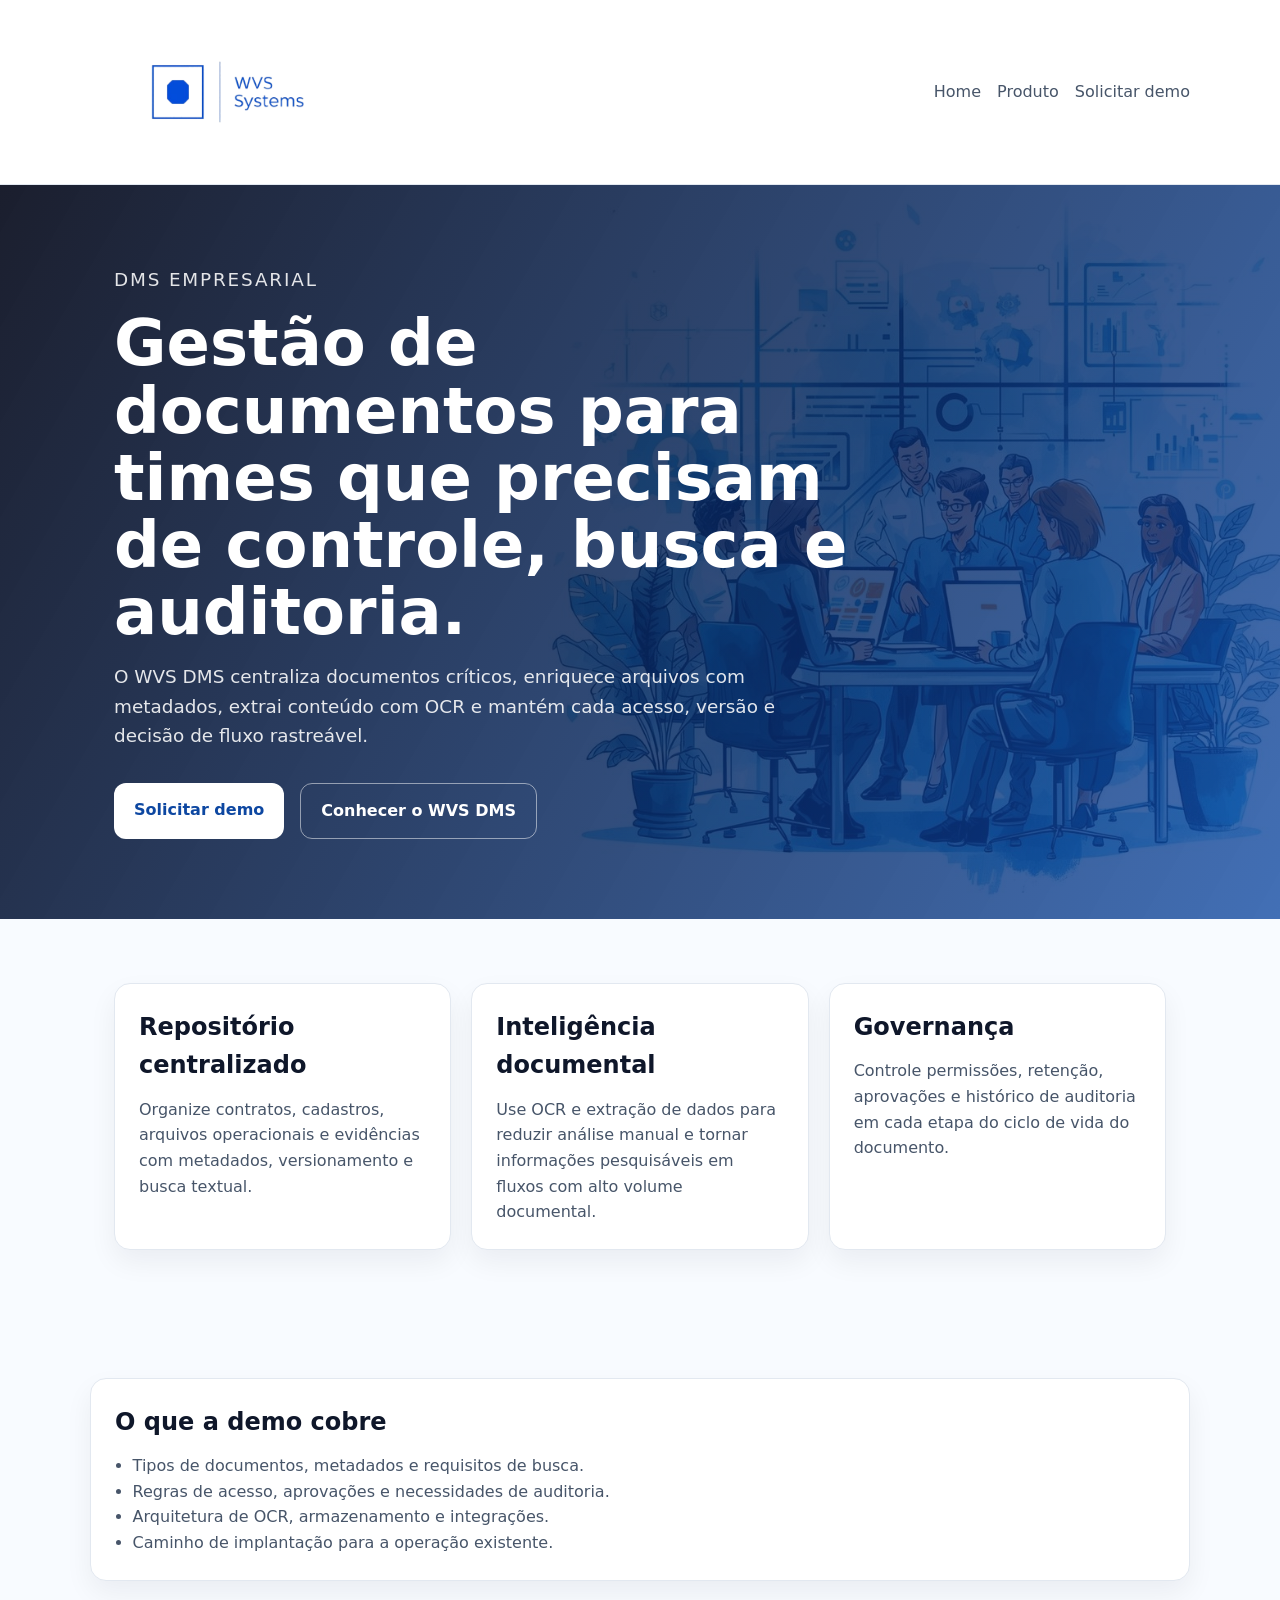
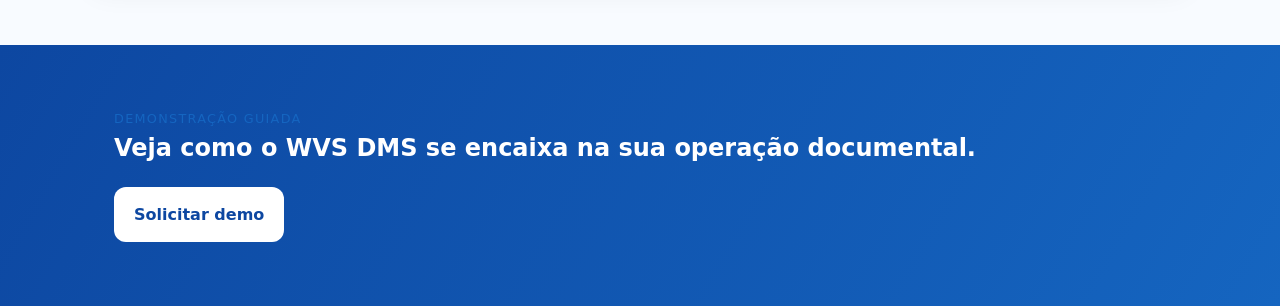
<file: sistema-gestao-documentos/index.html>
<!DOCTYPE html>
<html lang="pt-BR">
<head>
  <meta charset="UTF-8" />
  <meta name="viewport" content="width=device-width, initial-scale=1.0" />
  <title>Sistema de Gestão de Documentos | WVS Systems</title>
  <meta name="description" content="Sistema de gestão empresarial de documentos com OCR, metadados, versionamento, permissões, automação de fluxos e trilha de auditoria." />
  <link rel="canonical" href="https://wvssystems.com.br/sistema-gestao-documentos/" />
  <link rel="alternate" hreflang="pt-BR" href="https://wvssystems.com.br/sistema-gestao-documentos/" />
  <link rel="alternate" hreflang="en" href="https://wvssystems.com.br/document-management-system/" />
  <link rel="icon" href="/logo.png" type="image/png" />
  <link rel="stylesheet" href="/styles.css" />
  <script>
    window.dataLayer = window.dataLayer || [];
    function gtag(){dataLayer.push(arguments);}
  </script>
</head>
<body>
  <header class="site-header">
    <div class="site-header-inner">
      <a class="logo" href="/"><img src="/logo.png" alt="WVS Systems" /></a>
      <nav class="main-nav" aria-label="Navegação da campanha">
        <a href="/">Home</a>
        <a href="/#dms">Produto</a>
        <a href="/#contato">Solicitar demo</a>
      </nav>
    </div>
  </header>

  <main class="campaign-main">
    <section class="campaign-hero">
      <div class="campaign-hero-inner">
        <p class="eyebrow">DMS empresarial</p>
        <h1>Gestão de documentos para times que precisam de controle, busca e auditoria.</h1>
        <p>O WVS DMS centraliza documentos críticos, enriquece arquivos com metadados, extrai conteúdo com OCR e mantém cada acesso, versão e decisão de fluxo rastreável.</p>
        <div class="campaign-actions">
          <a class="primary" href="/?utm_content=sistema-gestao-documentos#contato">Solicitar demo</a>
          <a class="secondary" href="/#dms">Conhecer o WVS DMS</a>
        </div>
      </div>
    </section>

    <section class="campaign-section">
      <div class="campaign-grid">
        <article class="campaign-card">
          <h2>Repositório centralizado</h2>
          <p>Organize contratos, cadastros, arquivos operacionais e evidências com metadados, versionamento e busca textual.</p>
        </article>
        <article class="campaign-card">
          <h2>Inteligência documental</h2>
          <p>Use OCR e extração de dados para reduzir análise manual e tornar informações pesquisáveis em fluxos com alto volume documental.</p>
        </article>
        <article class="campaign-card">
          <h2>Governança</h2>
          <p>Controle permissões, retenção, aprovações e histórico de auditoria em cada etapa do ciclo de vida do documento.</p>
        </article>
      </div>
    </section>

    <section class="campaign-section">
      <div class="campaign-card">
        <h2>O que a demo cobre</h2>
        <ul>
          <li>Tipos de documentos, metadados e requisitos de busca.</li>
          <li>Regras de acesso, aprovações e necessidades de auditoria.</li>
          <li>Arquitetura de OCR, armazenamento e integrações.</li>
          <li>Caminho de implantação para a operação existente.</li>
        </ul>
      </div>
    </section>

    <section class="campaign-final">
      <div>
        <p class="eyebrow">Demonstração guiada</p>
        <h2>Veja como o WVS DMS se encaixa na sua operação documental.</h2>
        <a href="/?utm_content=sistema-gestao-documentos-bottom#contato">Solicitar demo</a>
      </div>
    </section>
  </main>
</body>
</html>
</file>
<file: styles.css>
:root {
  --blue-700: #0d47a1;
  --blue-500: #1565c0;
  --blue-100: #e3f2fd;
  --gray-900: #0f172a;
  --gray-600: #475569;
  --gray-200: #e2e8f0;
  --white: #ffffff;
  --max-width: 1100px;
  font-family: "Inter", "Segoe UI", system-ui, -apple-system, BlinkMacSystemFont, sans-serif;
}

* {
  box-sizing: border-box;
  margin: 0;
  padding: 0;
}

body {
  font-family: inherit;
  color: var(--gray-900);
  background-color: var(--white);
  line-height: 1.6;
}

img {
  max-width: 100%;
}

header, section, footer {
  padding-inline: 1.5rem;
}

.site-header {
  width: 100%;
  padding-block: 1.2rem;
  position: sticky;
  top: 0;
  background-color: var(--white);
  z-index: 10;
  border-bottom: 1px solid var(--gray-200);
}

.site-header-inner {
  max-width: var(--max-width);
  margin: 0 auto;
  display: flex;
  align-items: center;
  justify-content: space-between;
  gap: 1rem;
}

.logo {
  display: flex;
  align-items: center;
  gap: 0.6rem;
  font-weight: 600;
  color: var(--blue-700);
}

.logo img {
  width: min(260px, 45vw);
  height: auto;
}



.main-nav {
  display: flex;
  flex-wrap: wrap;
  gap: 1rem;
}

.main-nav a {
  text-decoration: none;
  color: var(--gray-600);
  font-weight: 500;
}

.header-actions {
  display: flex;
  align-items: center;
  gap: 1rem;
}

.cta-btn {
  border: none;
  background-color: var(--blue-500);
  color: var(--white);
  padding: 0.6rem 1rem;
  border-radius: 999px;
  cursor: pointer;
}

.lang-toggle {
  display: inline-flex;
  border: 1px solid var(--gray-200);
  border-radius: 999px;
  overflow: hidden;
}

.lang-toggle button {
  border: none;
  background: transparent;
  padding: 0.35rem 0.75rem;
  font-size: 0.85rem;
  cursor: pointer;
  color: var(--gray-600);
  display: inline-flex;
  align-items: center;
  gap: 0.3rem;
}

.lang-toggle button.active {
  background-color: var(--blue-100);
  color: var(--blue-700);
  font-weight: 600;
}

.lang-toggle .flag {
  font-size: 1rem;
  line-height: 1;
}

.hero {
  position: relative;
  background: linear-gradient(120deg, rgba(2, 6, 23, 0.75), rgba(2, 6, 23, 0.4)),
    url('banner.png') center/cover no-repeat;
  color: var(--white);
  padding-block: 6rem 5rem;
}

.hero::after {
  content: '';
  position: absolute;
  inset: 0;
  background: linear-gradient(90deg, rgba(2, 6, 23, 0.85) 0%, rgba(2, 6, 23, 0.15) 70%);
}

.hero-content {
  position: relative;
  z-index: 1;
  max-width: var(--max-width);
  margin: 0 auto;
}

.hero-copy {
  max-width: 640px;
  display: flex;
  flex-direction: column;
  gap: 1.4rem;
}

.hero-title {
  font-size: clamp(2.6rem, 4.5vw, 4rem);
  line-height: 1.1;
  margin-bottom: 0.5rem;
}

.hero-actions {
  margin-top: 2rem;
  display: flex;
  gap: 1rem;
}

.hero-actions a {
  text-decoration: none;
  padding: 0.9rem 1.4rem;
  border-radius: 0.75rem;
}

.hero-actions .primary {
  background-color: var(--white);
  color: var(--blue-700);
  font-weight: 600;
}

.hero-actions .secondary {
  border: 1px solid rgba(255, 255, 255, 0.5);
  color: var(--white);
}

.hero-metrics {
  margin-top: 2rem;
  display: grid;
  grid-template-columns: repeat(auto-fit, minmax(150px, 1fr));
  gap: 1rem;
}

.hero-metrics div {
  background: rgba(15, 23, 42, 0.4);
  border-radius: 1rem;
  padding: 1rem 1.25rem;
  border: 1px solid rgba(255, 255, 255, 0.12);
}

.hero-metrics strong {
  display: block;
  font-size: 1.4rem;
  margin-bottom: 0.25rem;
}

.institutional {
  background: var(--white);
  padding-block: 3rem;
}

.institutional-grid {
  max-width: var(--max-width);
  margin: 0 auto;
  display: grid;
  grid-template-columns: repeat(auto-fit, minmax(220px, 1fr));
  gap: 1.5rem;
}

.institutional-card {
  background: var(--white);
  border: 1px solid var(--gray-200);
  border-radius: 1.25rem;
  padding: 1.5rem;
  box-shadow: 0 15px 30px rgba(15, 23, 42, 0.06);
  display: flex;
  flex-direction: column;
  gap: 0.75rem;
}

.institutional-icon {
  font-size: 2rem;
}

.institutional-card h2 {
  font-size: 1.25rem;
  color: var(--gray-900);
}

.institutional-card p,
.institutional-card li {
  color: var(--gray-600);
}

.institutional-card ul {
  list-style: disc inside;
  display: flex;
  flex-direction: column;
  gap: 0.35rem;
}

.hero-metrics span {
  font-size: 0.85rem;
  color: rgba(255, 255, 255, 0.85);
}

.section {
  width: 100%;
  padding-block: 4rem;
}

.section > * {
  max-width: var(--max-width);
  margin: 0 auto;
  padding-inline: 1.5rem;
}

.section-alt {
  background-color: var(--blue-100);
  border-radius: 1.5rem;
}

.product {
  background: linear-gradient(135deg, #f8fbff, #ffffff);
}

.product .link-cta,
.dark-link {
  color: var(--blue-700);
}

.product-hero {
  display: grid;
  grid-template-columns: repeat(auto-fit, minmax(280px, 1fr));
  gap: 2.5rem;
  align-items: center;
  margin-bottom: 2.5rem;
}

.product-card {
  border: 1px solid var(--gray-200);
  border-radius: 1.25rem;
  background: var(--white);
  padding: 2rem;
  box-shadow: 0 25px 50px rgba(15, 23, 42, 0.08);
  display: flex;
  flex-direction: column;
  gap: 1rem;
}

.product-card ul {
  list-style: disc inside;
  color: var(--gray-600);
  display: flex;
  flex-direction: column;
  gap: 0.5rem;
}

.product-metrics {
  list-style: none;
  display: grid;
  grid-template-columns: repeat(auto-fit, minmax(180px, 1fr));
  gap: 1rem;
  margin-top: 1.5rem;
}

.product-metrics li {
  border: 1px solid var(--gray-200);
  border-radius: 1rem;
  padding: 1rem;
  background-color: var(--white);
  color: var(--gray-600);
}

.product-metrics strong {
  display: block;
  font-size: 1.5rem;
  color: var(--blue-700);
}

.product-grid {
  display: grid;
  grid-template-columns: repeat(auto-fit, minmax(220px, 1fr));
  gap: 1.5rem;
}

.product-feature {
  border: 1px solid var(--gray-200);
  border-radius: 1.25rem;
  padding: 1.5rem;
  background: rgba(13, 71, 161, 0.04);
}

.product-feature h3 {
  margin-bottom: 0.75rem;
}

.product-client {
  margin-top: 2.5rem;
  border: 1px solid var(--gray-200);
  border-radius: 1.5rem;
  padding: 1.5rem 2rem;
  background: var(--white);
  display: flex;
  flex-wrap: wrap;
  gap: 1.5rem;
  align-items: center;
  box-shadow: 0 20px 45px rgba(15, 23, 42, 0.08);
}

.product-client img {
  width: 220px;
  max-width: 50vw;
  height: auto;
}

.product-client h3 {
  margin-bottom: 0.75rem;
}

.landing-pages {
  border-radius: 1.5rem;
}

.solution-grid {
  display: grid;
  grid-template-columns: repeat(auto-fit, minmax(230px, 1fr));
  gap: 1.25rem;
}

.solution-card {
  min-height: 245px;
  padding: 1.5rem;
  border: 1px solid rgba(13, 71, 161, 0.14);
  border-radius: 1rem;
  background: var(--white);
  box-shadow: 0 15px 35px rgba(15, 23, 42, 0.06);
}

.solution-card span {
  display: inline-flex;
  margin-bottom: 1rem;
  padding: 0.35rem 0.7rem;
  border-radius: 999px;
  background: var(--blue-100);
  color: var(--blue-700);
  font-size: 0.78rem;
  font-weight: 700;
}

.solution-card h3 {
  margin-bottom: 0.75rem;
}

.solution-card p {
  color: var(--gray-600);
}

.conversion {
  background: linear-gradient(120deg, #ffffff, #f8fbff);
}

.conversion-grid {
  display: grid;
  grid-template-columns: minmax(0, 0.9fr) minmax(280px, 1.1fr);
  gap: 2rem;
  align-items: center;
}

.funnel-list {
  list-style: none;
  counter-reset: funnel;
  display: grid;
  gap: 0.85rem;
}

.funnel-list li {
  counter-increment: funnel;
  display: grid;
  grid-template-columns: 44px 1fr;
  gap: 1rem;
  align-items: center;
  min-height: 58px;
  padding: 0.9rem 1rem;
  border: 1px solid var(--gray-200);
  border-radius: 1rem;
  background: var(--white);
  color: var(--gray-600);
  box-shadow: 0 10px 24px rgba(15, 23, 42, 0.05);
}

.funnel-list li::before {
  content: counter(funnel, decimal-leading-zero);
  display: inline-flex;
  align-items: center;
  justify-content: center;
  width: 36px;
  height: 36px;
  border-radius: 0.75rem;
  background: var(--blue-500);
  color: var(--white);
  font-size: 0.82rem;
  font-weight: 700;
}

.logo-anultech {
  background: linear-gradient(120deg, #0d47a1, #0f5dbf);
  border-radius: 1rem;
  padding: 0.75rem 1.4rem;
  box-shadow: 0 12px 30px rgba(15, 23, 42, 0.25);
  display: inline-flex;
}

.carousel-slide .logo-anultech {
  max-height: 60px;
  padding: 0.5rem 1.25rem;
}

.product-client .logo-anultech {
  width: 220px;
  max-width: 50vw;
}

.section-heading {
  margin-bottom: 2rem;
}

.eyebrow {
  text-transform: uppercase;
  letter-spacing: 0.1em;
  font-size: 0.8rem;
  color: var(--blue-500);
}

.hero .eyebrow {
  color: rgba(255, 255, 255, 0.85);
}

.cards-grid {
  display: grid;
  grid-template-columns: repeat(auto-fit, minmax(220px, 1fr));
  gap: 1.5rem;
}

.card {
  padding: 1.5rem;
  border: 1px solid var(--gray-200);
  border-radius: 1rem;
  background-color: var(--white);
}

.services-grid .card-icon {
  display: inline-flex;
  align-items: center;
  justify-content: center;
  width: 40px;
  height: 40px;
  border-radius: 0.8rem;
  background-color: var(--blue-100);
  margin-bottom: 0.75rem;
  font-size: 1.25rem;
}

.section-text {
  color: var(--gray-600);
  max-width: 650px;
}

.about-grid {
  display: grid;
  grid-template-columns: repeat(auto-fit, minmax(260px, 1fr));
  gap: 2rem;
  color: var(--gray-600);
}

.about-highlight {
  background-color: var(--white);
  border-radius: 1.25rem;
  padding: 1.5rem;
  border: 1px solid var(--gray-200);
  box-shadow: 0 10px 30px rgba(15, 23, 42, 0.08);
}

.about-highlight blockquote {
  font-size: 1rem;
  font-weight: 600;
  margin-bottom: 1rem;
  color: var(--gray-900);
}

.about-highlight ul {
  list-style: none;
  display: flex;
  flex-direction: column;
  gap: 0.5rem;
}

.about-highlight li {
  color: var(--gray-600);
}

.partner-carousel {
  margin-top: 2rem;
  overflow: hidden;
  position: relative;
}

.carousel-track {
  display: flex;
  gap: 2.5rem;
  width: max-content;
  animation: partner-scroll 22s linear infinite;
}

.partner-carousel:hover .carousel-track {
  animation-play-state: paused;
}

.carousel-slide {
  flex: 0 0 170px;
  height: 90px;
  display: flex;
  align-items: center;
  justify-content: center;
  padding: 1rem 1.5rem;
  background: var(--white);
  border-radius: 1.25rem;
  box-shadow: 0 12px 30px rgba(15, 23, 42, 0.08);
}

.carousel-slide img {
  max-height: 48px;
  filter: none;
  opacity: 1;
}

@keyframes partner-scroll {
  0% {
    transform: translateX(0);
  }
  100% {
    transform: translateX(-50%);
  }
}

.commitment {
  border-radius: 1.5rem;
  background: linear-gradient(120deg, #0d47a1, #1565c0);
  color: var(--white);
}

.commitment .eyebrow,
.commitment h2,
.commitment p,
.commitment li,
.commitment a {
  color: var(--white);
}

.commitment-grid {
  display: grid;
  grid-template-columns: repeat(auto-fit, minmax(260px, 1fr));
  gap: 1.5rem;
}

.checklist {
  list-style: none;
  display: flex;
  flex-direction: column;
  gap: 0.6rem;
  margin: 1rem 0 1.5rem;
}

.checklist li {
  display: flex;
  align-items: center;
  gap: 0.4rem;
}

.checklist li::before {
  content: '✔';
  color: #7bf1a8;
  font-weight: 600;
}

.link-cta {
  color: var(--white);
  font-weight: 600;
  text-decoration: none;
}

.process {
  border-radius: 1.5rem;
}

.metrics-grid {
  display: grid;
  grid-template-columns: repeat(auto-fit, minmax(200px, 1fr));
  gap: 1rem;
}

.metrics-grid article {
  padding: 1.5rem;
  border-radius: 1rem;
  border: 1px solid var(--gray-200);
  background-color: var(--white);
}

.metrics-grid strong {
  font-size: 1.8rem;
  display: block;
  margin-bottom: 0.4rem;
  color: var(--blue-700);
}

.why-grid {
  display: grid;
  grid-template-columns: repeat(auto-fit, minmax(240px, 1fr));
  gap: 1.25rem;
}

.why-grid article {
  padding: 1.5rem;
  border: 1px solid var(--gray-200);
  border-radius: 1rem;
  background-color: var(--white);
}

.tech {
  border-radius: 1.5rem;
}

.tech-grid {
  display: grid;
  grid-template-columns: repeat(auto-fit, minmax(140px, 1fr));
  gap: 1rem;
}

.tech-card {
  background-color: var(--white);
  border-radius: 1rem;
  padding: 1rem;
  border: 1px solid var(--gray-200);
  text-align: center;
  display: flex;
  flex-direction: column;
  gap: 0.5rem;
  align-items: center;
}

.tech-card img {
  width: 64px;
  height: 64px;
}

.tech-card figcaption {
  font-size: 0.9rem;
  font-weight: 600;
  color: var(--gray-600);
}

.contact-hero {
  border-radius: 1.5rem;
  color: var(--white);
  position: relative;
  background: linear-gradient(120deg, rgba(2, 6, 23, 0.8), rgba(13, 71, 161, 0.7)),
    url('banner-contato.jpg') center/cover no-repeat;
}

.contact-hero > * {
  max-width: var(--max-width);
  margin: 0 auto;
  padding-inline: 1.5rem;
}

.contact-hero .section-heading .eyebrow,
.contact-hero .section-heading h2,
.contact-hero .section-text,
.contact-hero .contact-info,
.contact-hero .contact-info strong,
.contact-hero .contact-form label {
  color: var(--white);
}

.contact-hero .contact-info span {
  color: rgba(255, 255, 255, 0.9);
}

.contact-hero .contact-info a {
  color: var(--white);
}

.contact-hero .contact-form input,
.contact-hero .contact-form select,
.contact-hero .contact-form textarea {
  background-color: rgba(255, 255, 255, 0.1);
  border: 1px solid rgba(255, 255, 255, 0.3);
  color: var(--white);
}

.contact-hero .contact-form input::placeholder,
.contact-hero .contact-form textarea::placeholder {
  color: rgba(255, 255, 255, 0.7);
}

.contact-hero .contact-form select option {
  color: var(--gray-900);
}

.contact-hero .contact-form button {
  background-color: var(--white);
  color: var(--blue-700);
}


.contact-grid {
  display: grid;
  grid-template-columns: repeat(auto-fit, minmax(280px, 1fr));
  gap: 2rem;
}

.contact-info {
  list-style: none;
  margin-top: 1rem;
  color: var(--gray-600);
}

.contact-info li + li {
  margin-top: 0.5rem;
}

.contact-form {
  display: flex;
  flex-direction: column;
  gap: 1rem;
}

.contact-form-honeypot {
  position: absolute;
  left: -9999px;
}

.contact-form label {
  display: flex;
  flex-direction: column;
  gap: 0.3rem;
  color: var(--gray-900);
}

.contact-form .consent-check {
  display: grid;
  grid-template-columns: 18px 1fr;
  gap: 0.65rem;
  align-items: start;
  font-size: 0.9rem;
  line-height: 1.45;
}

.contact-form .consent-check input {
  width: 18px;
  height: 18px;
  margin-top: 0.15rem;
  padding: 0;
}

.contact-form input,
.contact-form select,
.contact-form textarea {
  border: 1px solid var(--gray-200);
  padding: 0.7rem;
  border-radius: 0.6rem;
  font: inherit;
}

.contact-form button {
  border: none;
  background-color: var(--blue-500);
  color: var(--white);
  padding: 0.9rem;
  border-radius: 0.6rem;
  cursor: pointer;
  font-weight: 600;
}

.contact-form button:disabled {
  cursor: wait;
  opacity: 0.8;
}

.contact-form-status {
  min-height: 1.5rem;
  margin: 0;
  font-size: 0.95rem;
  color: rgba(255, 255, 255, 0.85);
}

.contact-form-status[data-state='success'] {
  color: #d1fae5;
}

.contact-form-status[data-state='error'] {
  color: #fee2e2;
}

.site-footer {
  text-align: center;
  padding: 2rem 1.5rem 3rem;
  color: var(--gray-600);
}

.site-footer a {
  display: inline-flex;
  margin-top: 0.5rem;
  color: var(--blue-700);
  text-decoration: none;
  font-weight: 600;
}

.cookie-banner {
  position: fixed;
  right: 1.25rem;
  bottom: 1.25rem;
  z-index: 30;
  width: min(560px, calc(100vw - 2.5rem));
  display: grid;
  grid-template-columns: 1fr auto;
  gap: 1rem;
  padding: 1rem;
  border: 1px solid var(--gray-200);
  border-radius: 1rem;
  background: var(--white);
  box-shadow: 0 24px 60px rgba(15, 23, 42, 0.18);
}

.cookie-banner[hidden] {
  display: none;
}

.cookie-banner strong {
  display: block;
  margin-bottom: 0.35rem;
}

.cookie-banner p {
  color: var(--gray-600);
  font-size: 0.92rem;
}

.cookie-banner a {
  display: inline-flex;
  margin-top: 0.35rem;
  color: var(--blue-700);
  text-decoration: none;
  font-weight: 700;
}

.cookie-actions {
  display: flex;
  align-items: center;
  gap: 0.6rem;
}

.cookie-actions button {
  border: 1px solid var(--blue-500);
  border-radius: 0.7rem;
  padding: 0.7rem 0.9rem;
  cursor: pointer;
  font-weight: 700;
}

.cookie-primary {
  background: var(--blue-500);
  color: var(--white);
}

.cookie-secondary {
  background: var(--white);
  color: var(--blue-700);
}

.policy-main {
  background: #f8fbff;
}

.policy-hero {
  padding-block: 5rem 3rem;
  background: linear-gradient(120deg, #0d47a1, #1565c0);
  color: var(--white);
}

.policy-hero > *,
.policy-content {
  max-width: 880px;
  margin: 0 auto;
  padding-inline: 1.5rem;
}

.policy-hero h1 {
  margin: 0.75rem 0 1rem;
  font-size: clamp(2.4rem, 5vw, 4rem);
  line-height: 1.05;
}

.policy-hero p {
  color: rgba(255, 255, 255, 0.86);
  font-size: 1.1rem;
}

.policy-content {
  display: grid;
  gap: 1rem;
  padding-block: 3rem 4rem;
}

.policy-content article {
  padding: 1.5rem;
  border: 1px solid var(--gray-200);
  border-radius: 1rem;
  background: var(--white);
}

.policy-content h2 {
  margin-bottom: 0.75rem;
  font-size: 1.25rem;
}

.policy-content p {
  color: var(--gray-600);
}

.policy-content a {
  color: var(--blue-700);
  font-weight: 700;
}

.campaign-main {
  background: #f8fbff;
}

.campaign-hero {
  color: var(--white);
  background: linear-gradient(120deg, rgba(2, 6, 23, 0.9), rgba(13, 71, 161, 0.78)),
    url('/banner.png') center/cover no-repeat;
  padding-block: 5rem;
}

.campaign-hero-inner,
.campaign-section > *,
.campaign-final > * {
  max-width: var(--max-width);
  margin: 0 auto;
  padding-inline: 1.5rem;
}

.campaign-hero h1 {
  max-width: 820px;
  margin: 1rem 0;
  font-size: clamp(2.6rem, 5vw, 4.4rem);
  line-height: 1.05;
}

.campaign-hero p {
  max-width: 720px;
  color: rgba(255, 255, 255, 0.88);
  font-size: 1.15rem;
}

.campaign-actions {
  display: flex;
  flex-wrap: wrap;
  gap: 1rem;
  margin-top: 2rem;
}

.campaign-actions a {
  padding: 0.9rem 1.25rem;
  border-radius: 0.75rem;
  text-decoration: none;
  font-weight: 700;
}

.campaign-actions .primary {
  background: var(--white);
  color: var(--blue-700);
}

.campaign-actions .secondary {
  border: 1px solid rgba(255, 255, 255, 0.5);
  color: var(--white);
}

.campaign-section {
  padding-block: 4rem;
}

.campaign-grid {
  display: grid;
  grid-template-columns: repeat(auto-fit, minmax(240px, 1fr));
  gap: 1.25rem;
}

.campaign-card {
  padding: 1.5rem;
  border: 1px solid var(--gray-200);
  border-radius: 1rem;
  background: var(--white);
  box-shadow: 0 12px 28px rgba(15, 23, 42, 0.06);
}

.campaign-card h2,
.campaign-card h3 {
  margin-bottom: 0.75rem;
}

.campaign-card p,
.campaign-card li {
  color: var(--gray-600);
}

.campaign-card ul {
  padding-left: 1.1rem;
}

.campaign-final {
  padding-block: 4rem;
  color: var(--white);
  background: linear-gradient(120deg, #0d47a1, #1565c0);
}

.campaign-final a {
  display: inline-flex;
  margin-top: 1.25rem;
  padding: 0.9rem 1.25rem;
  border-radius: 0.75rem;
  background: var(--white);
  color: var(--blue-700);
  text-decoration: none;
  font-weight: 700;
}

@media (max-width: 720px) {
  .site-header-inner {
    flex-direction: column;
    gap: 1rem;
  }

  .hero-actions {
    flex-direction: column;
    align-items: flex-start;
  }

  .header-actions {
    flex-direction: column;
  }

  .main-nav {
    justify-content: center;
  }

  .conversion-grid {
    grid-template-columns: 1fr;
  }

  .hero-metrics {
    grid-template-columns: repeat(auto-fit, minmax(140px, 1fr));
  }

  .cookie-banner {
    left: 1rem;
    right: 1rem;
    bottom: 1rem;
    width: auto;
    grid-template-columns: 1fr;
  }

  .cookie-actions {
    justify-content: stretch;
  }

  .cookie-actions button {
    flex: 1;
  }
}
</file>
